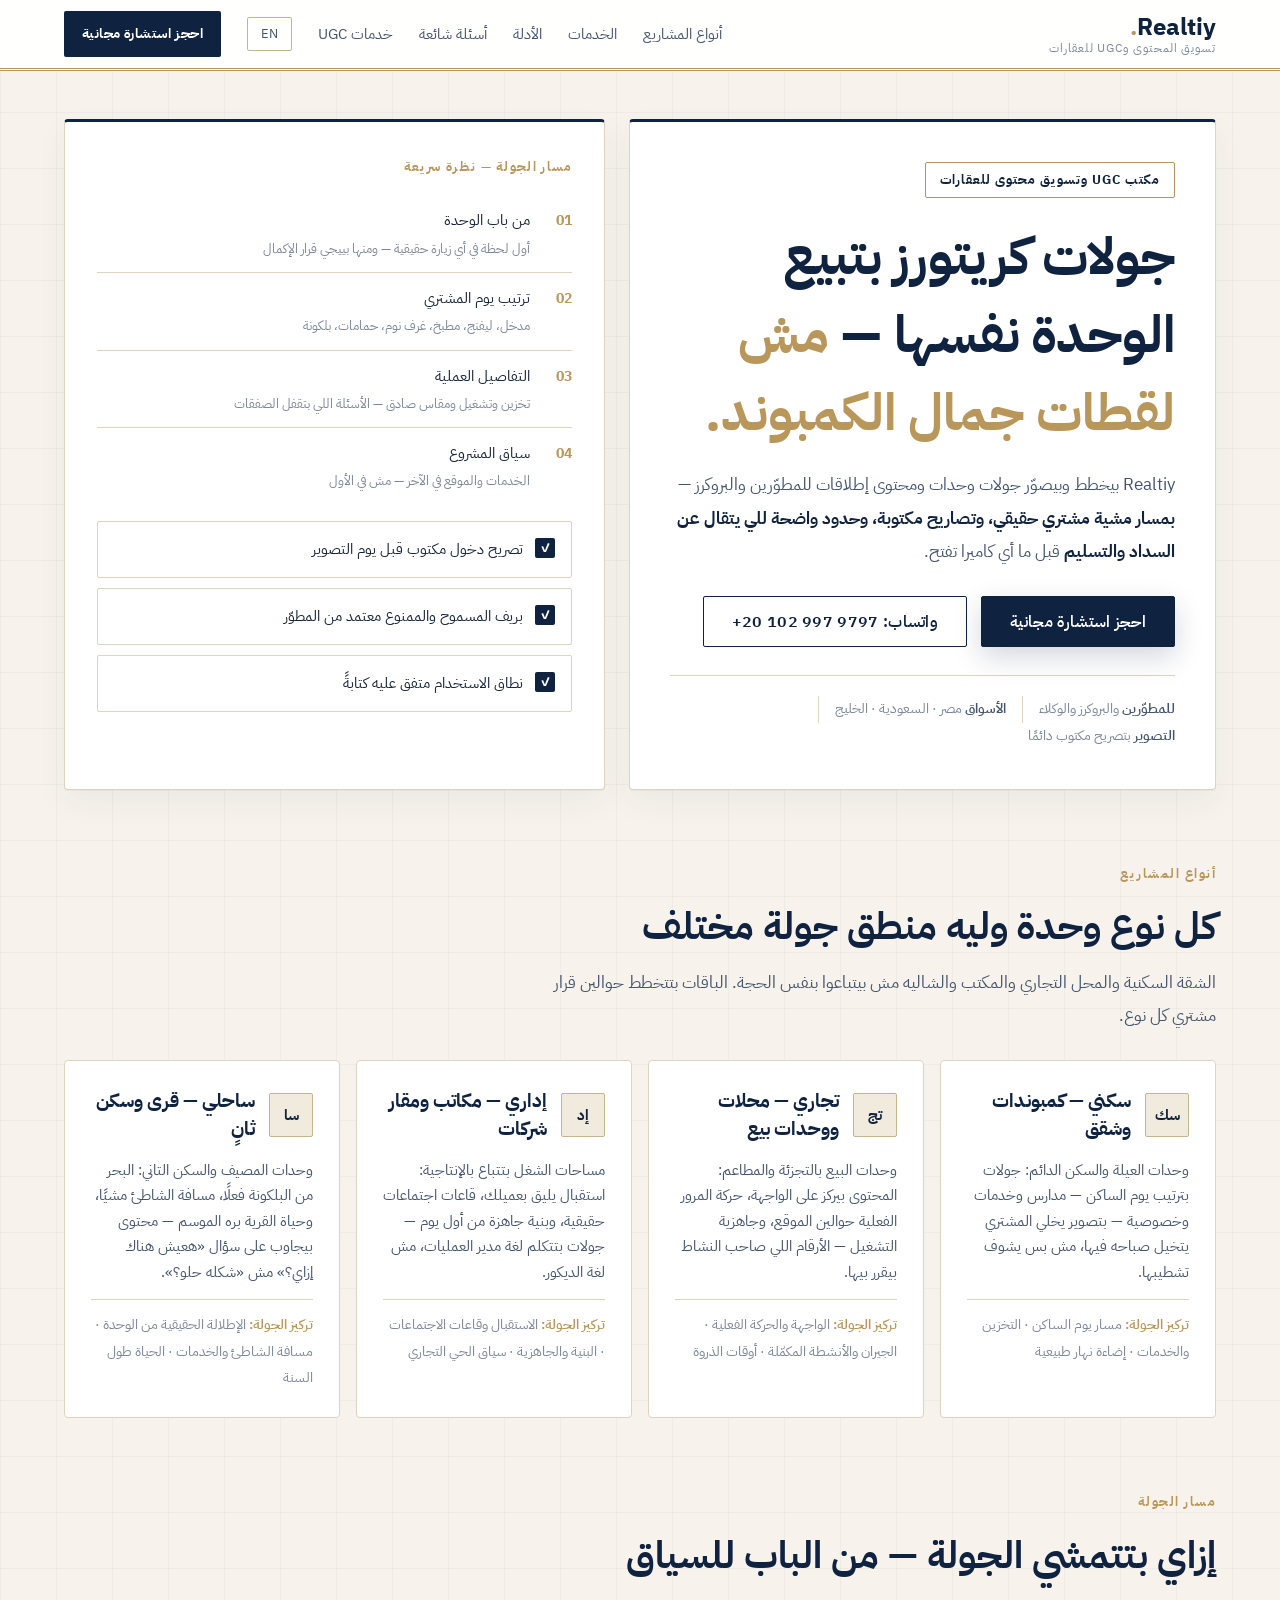
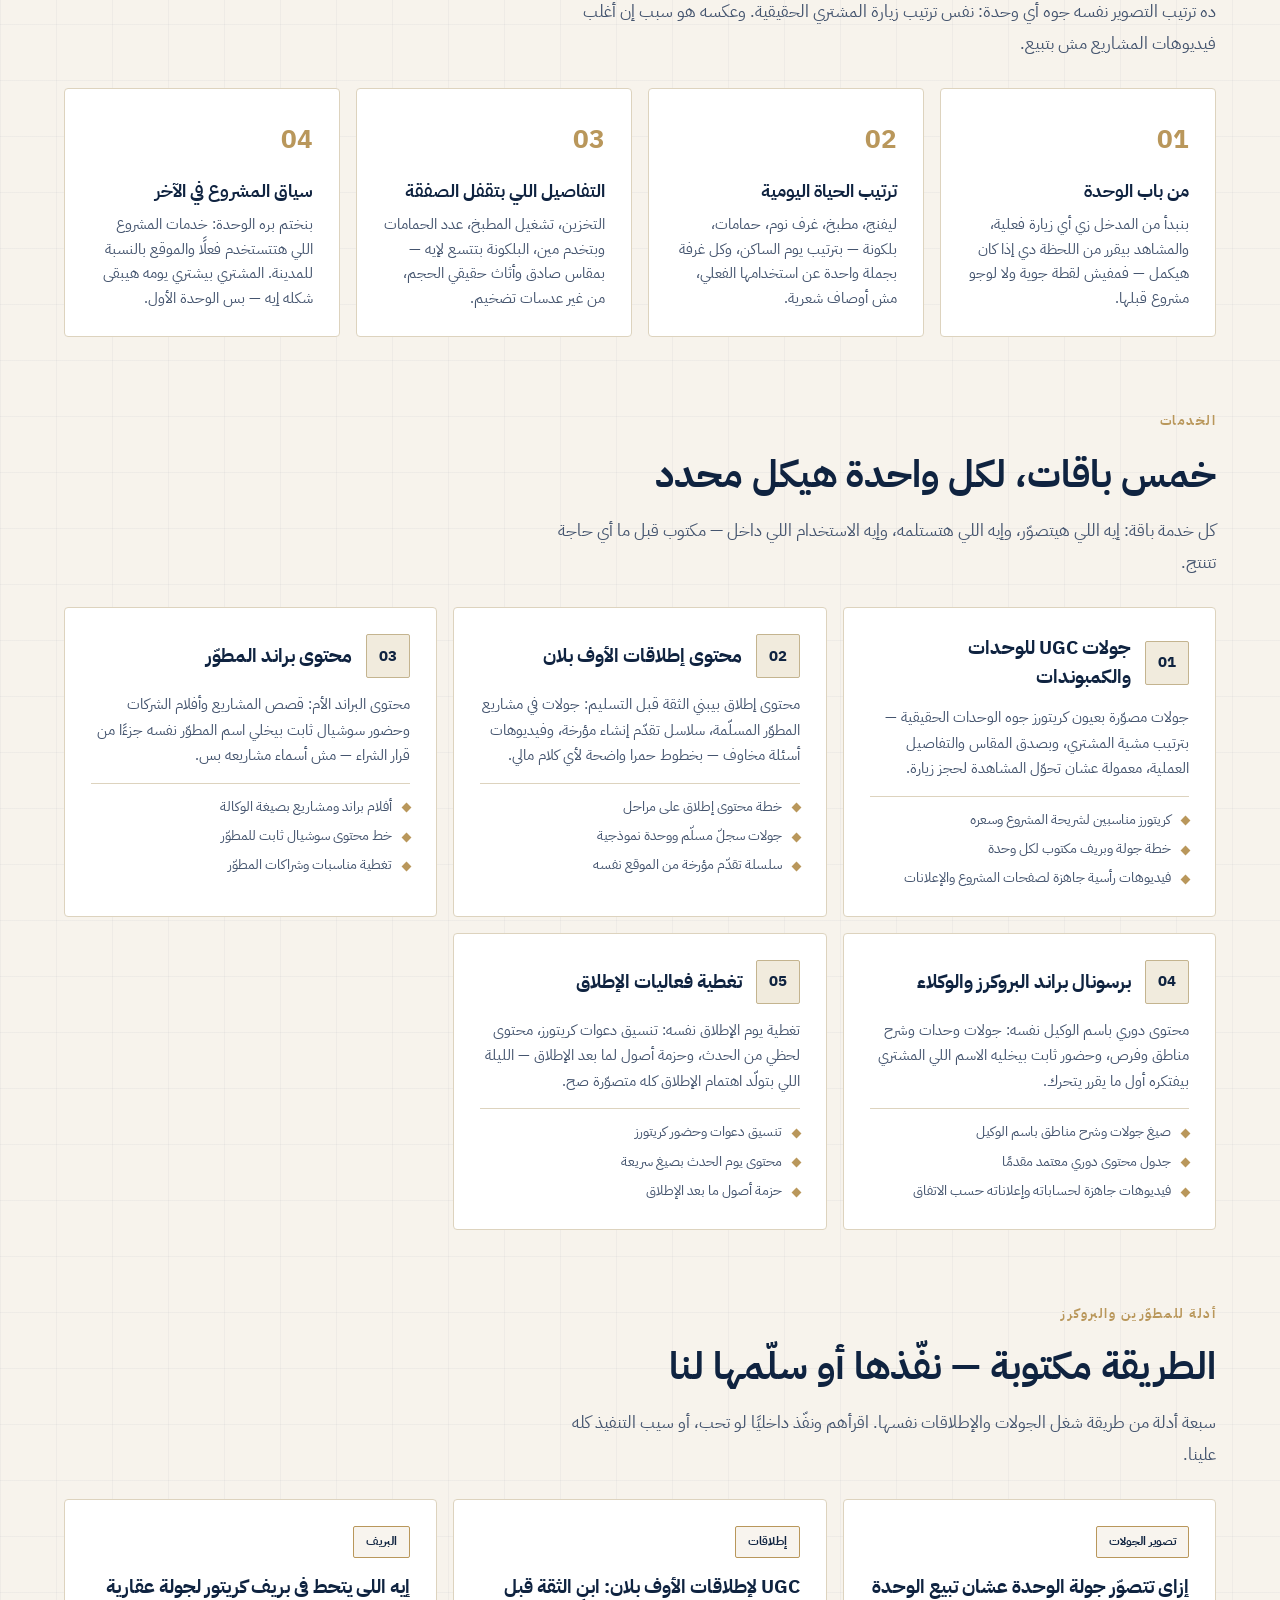
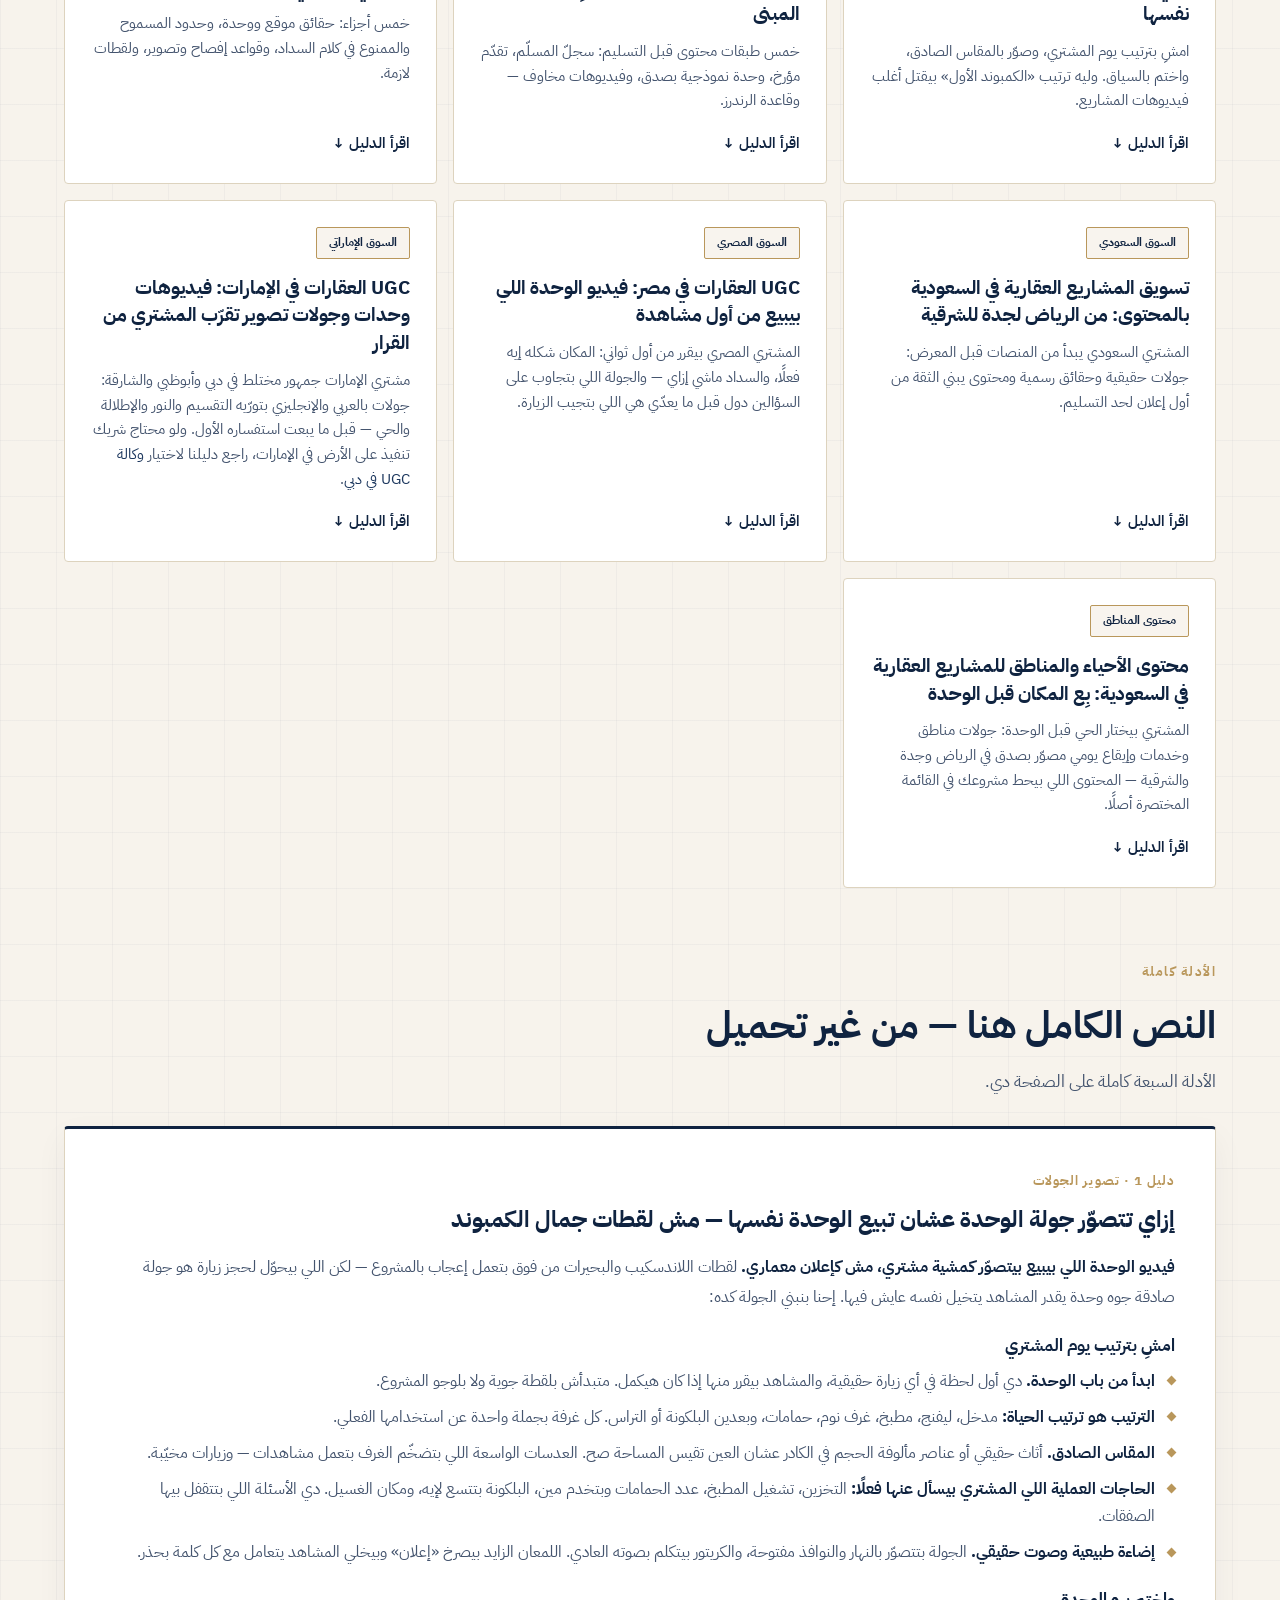
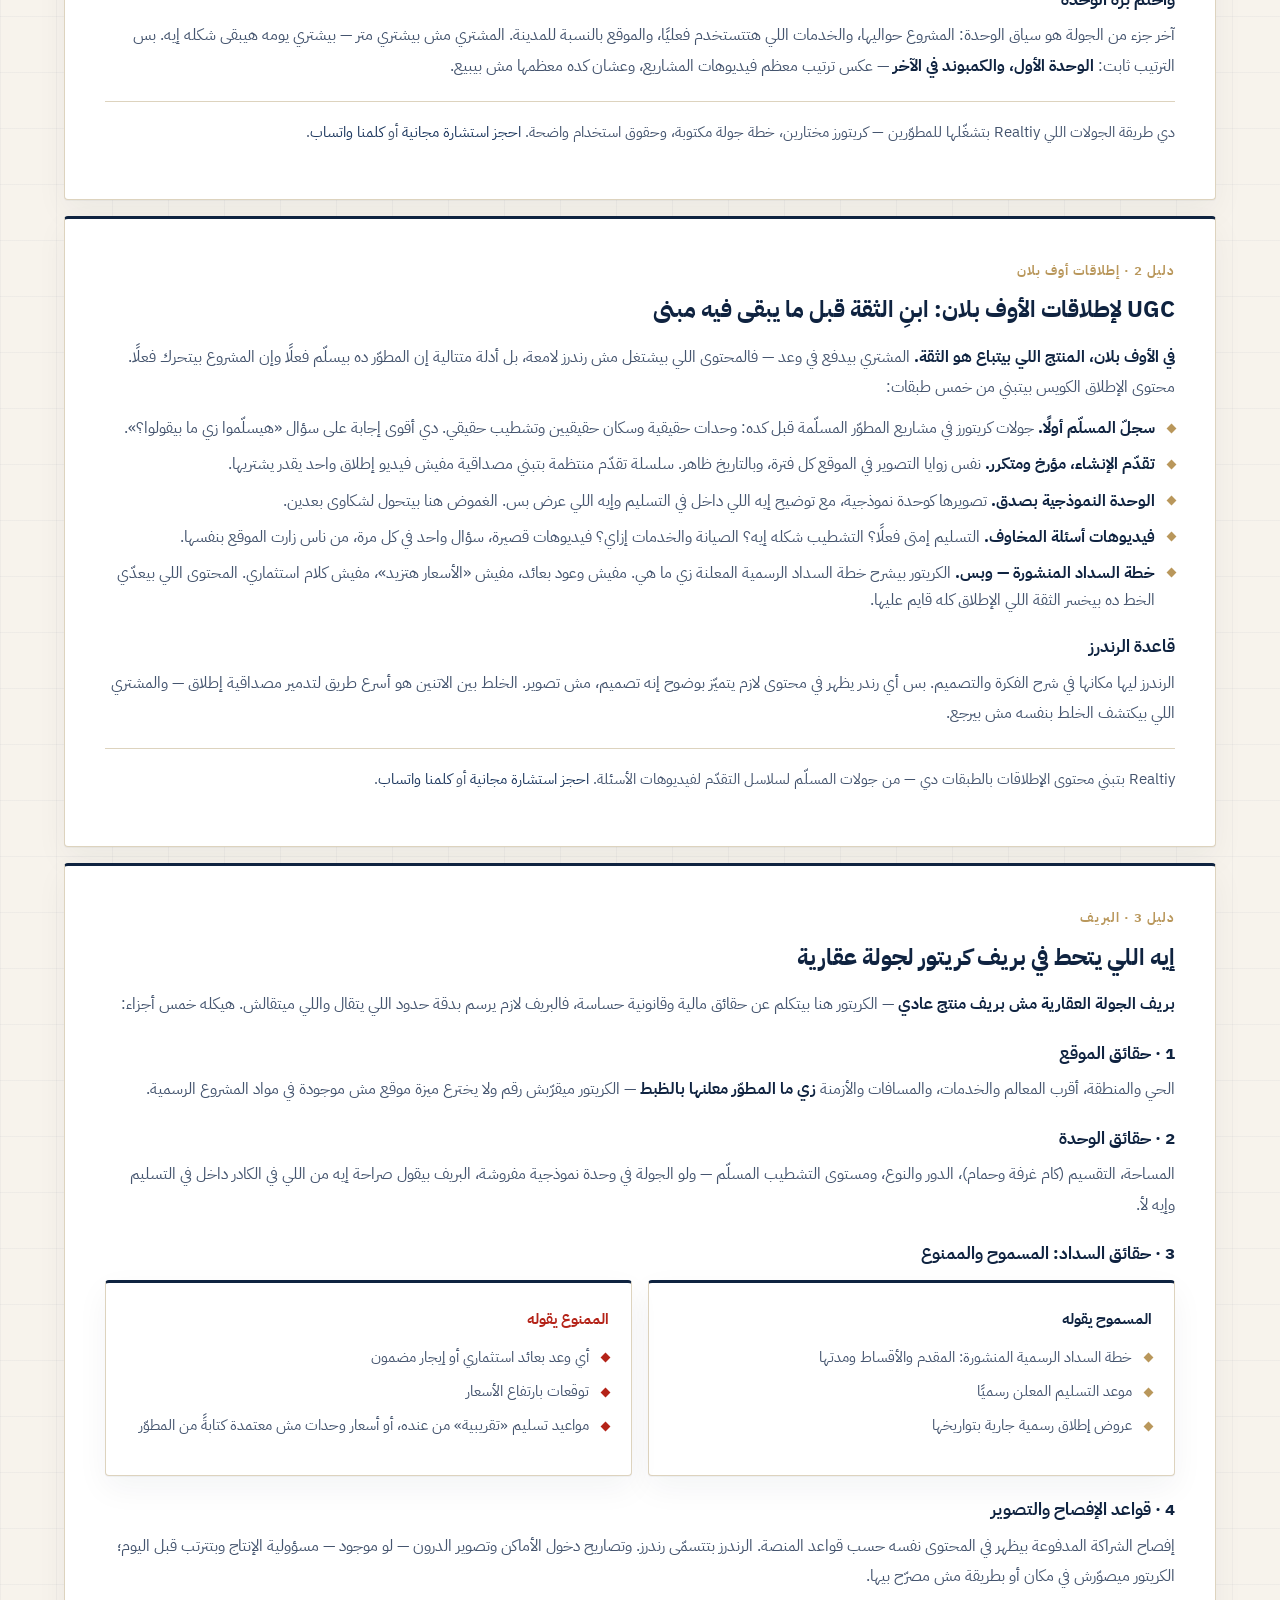
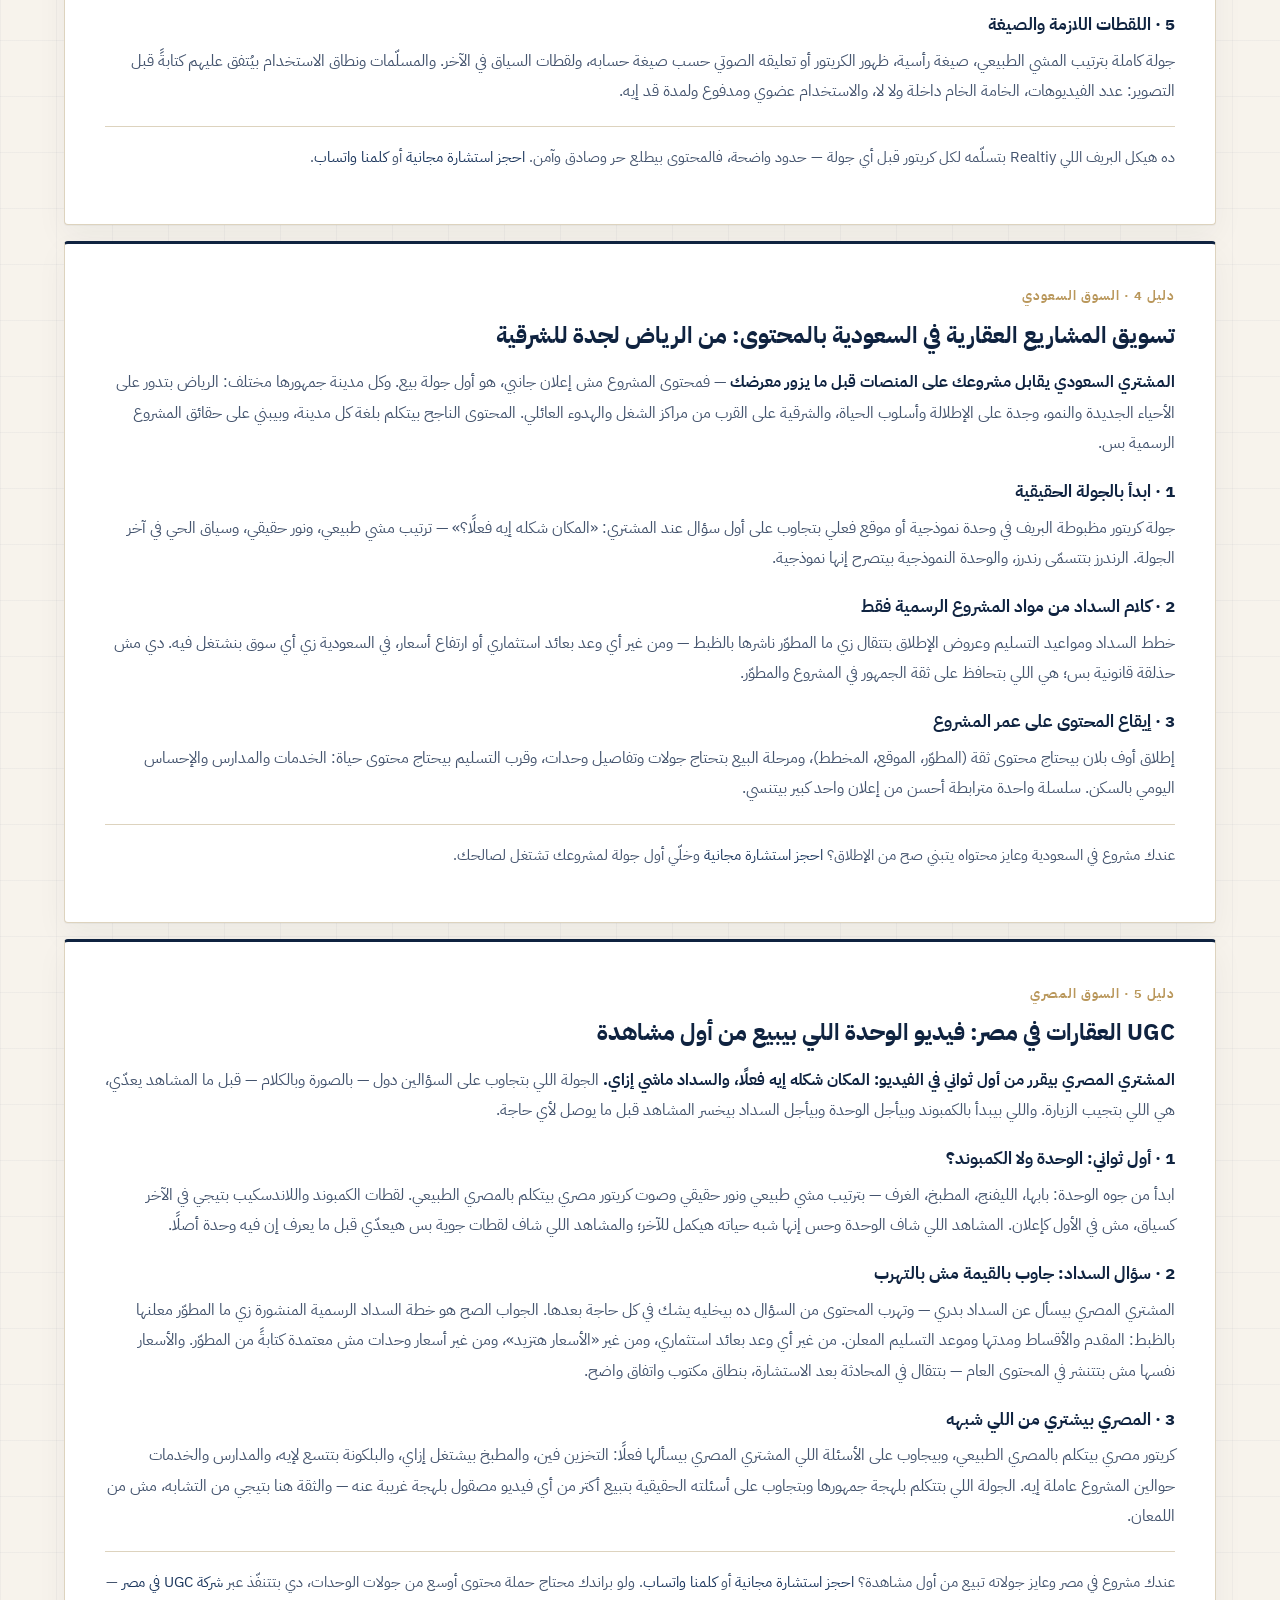
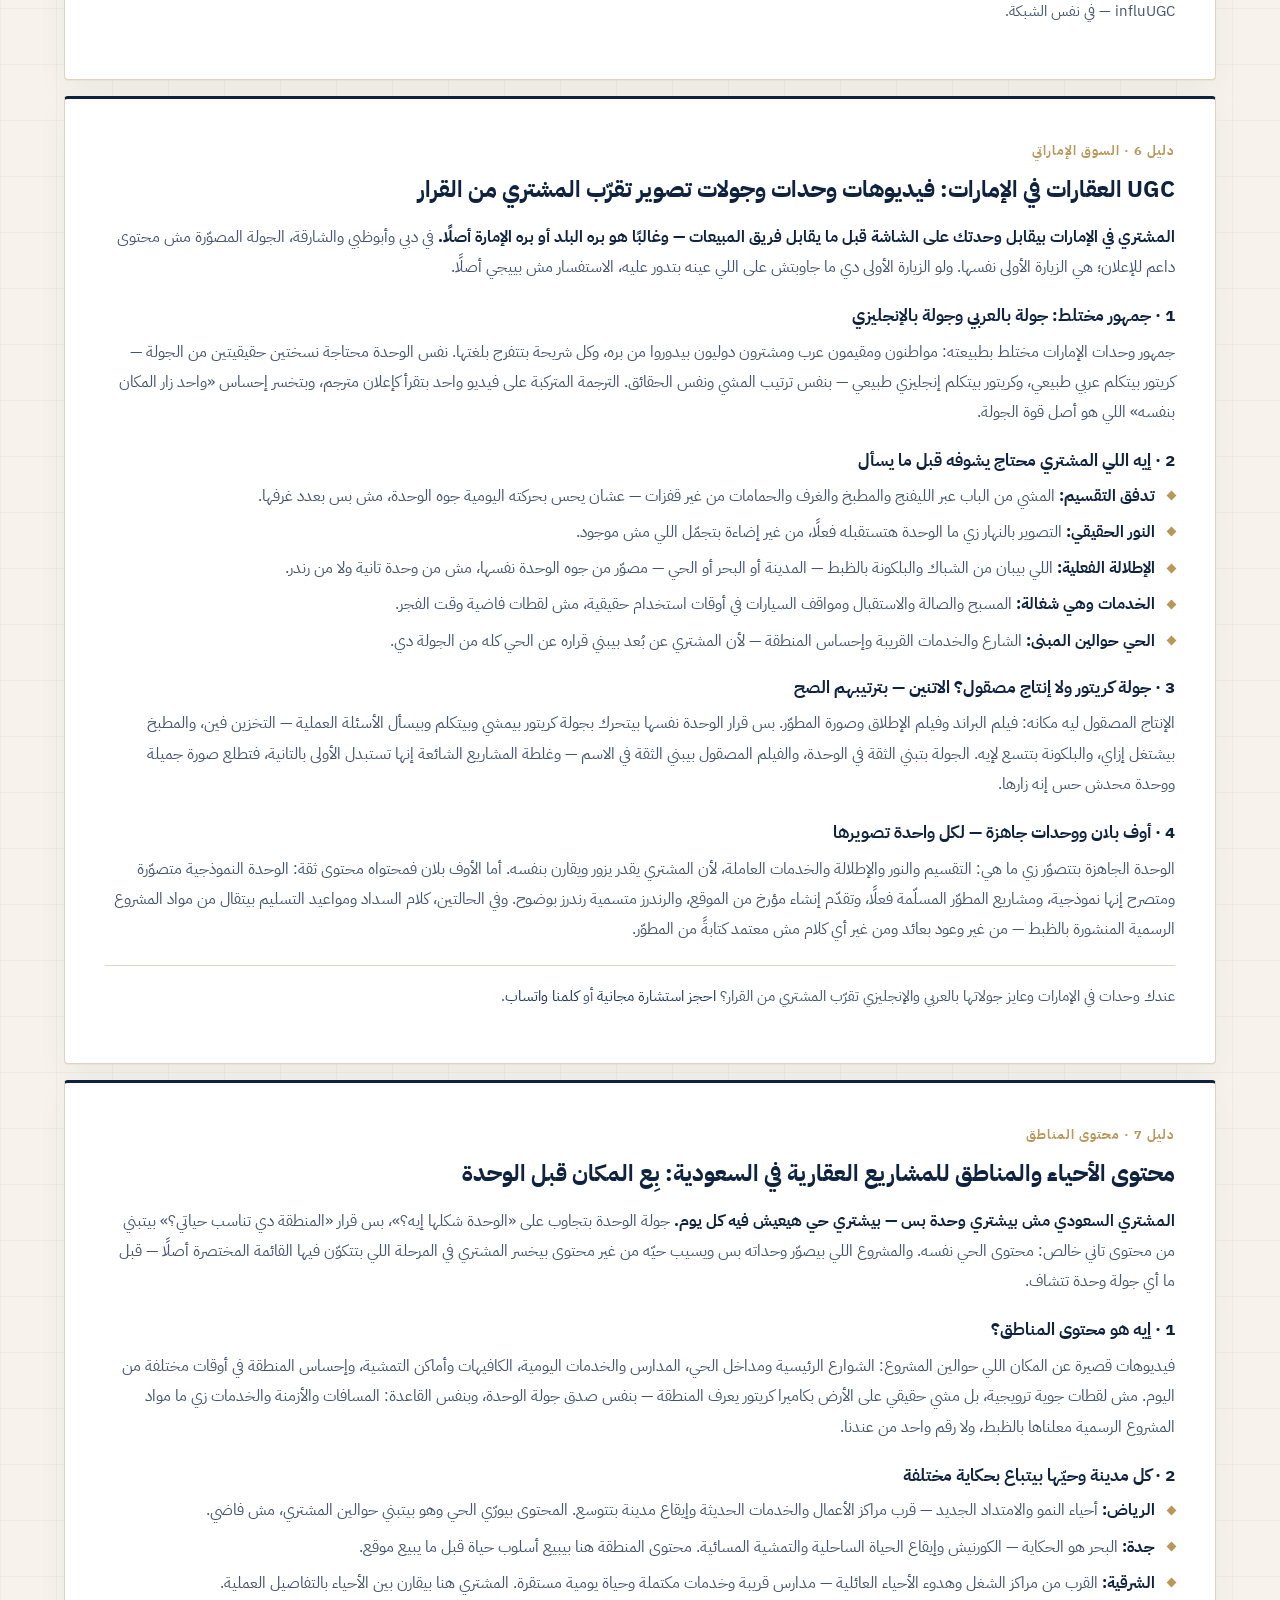
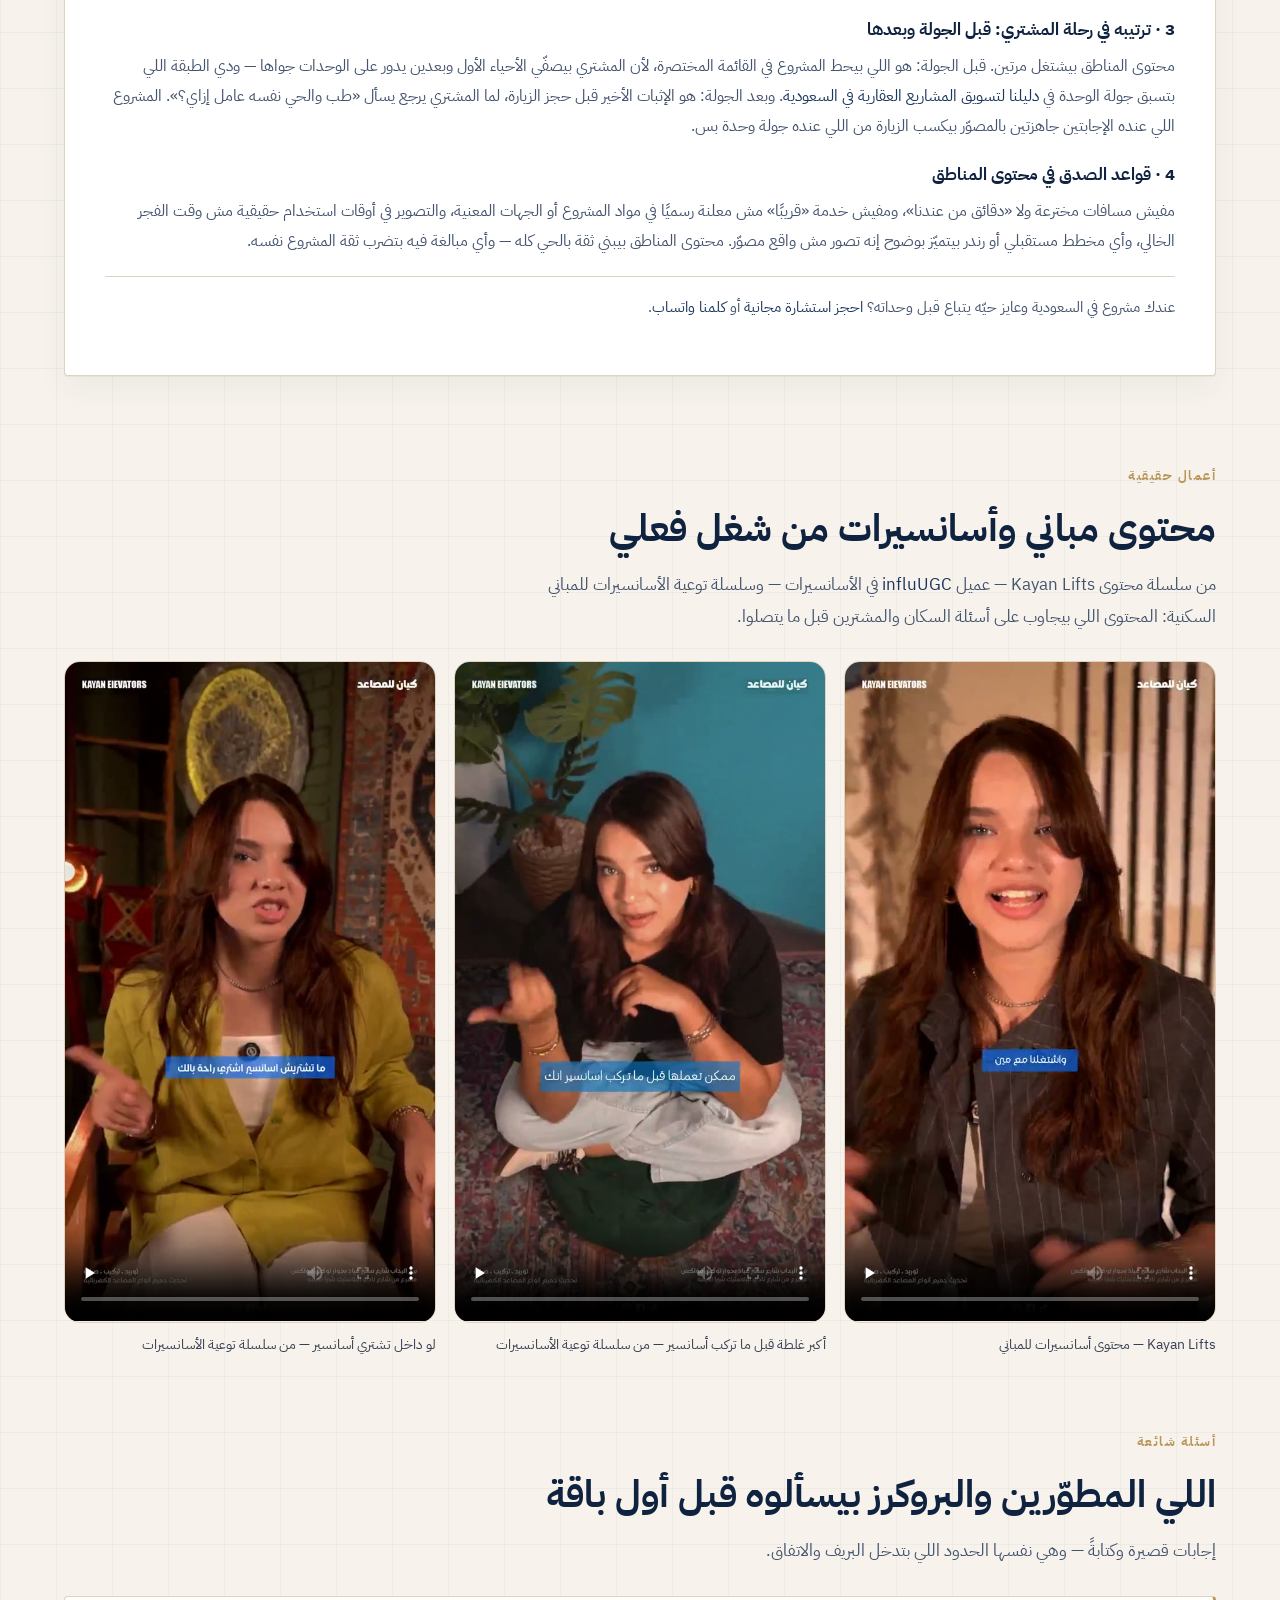
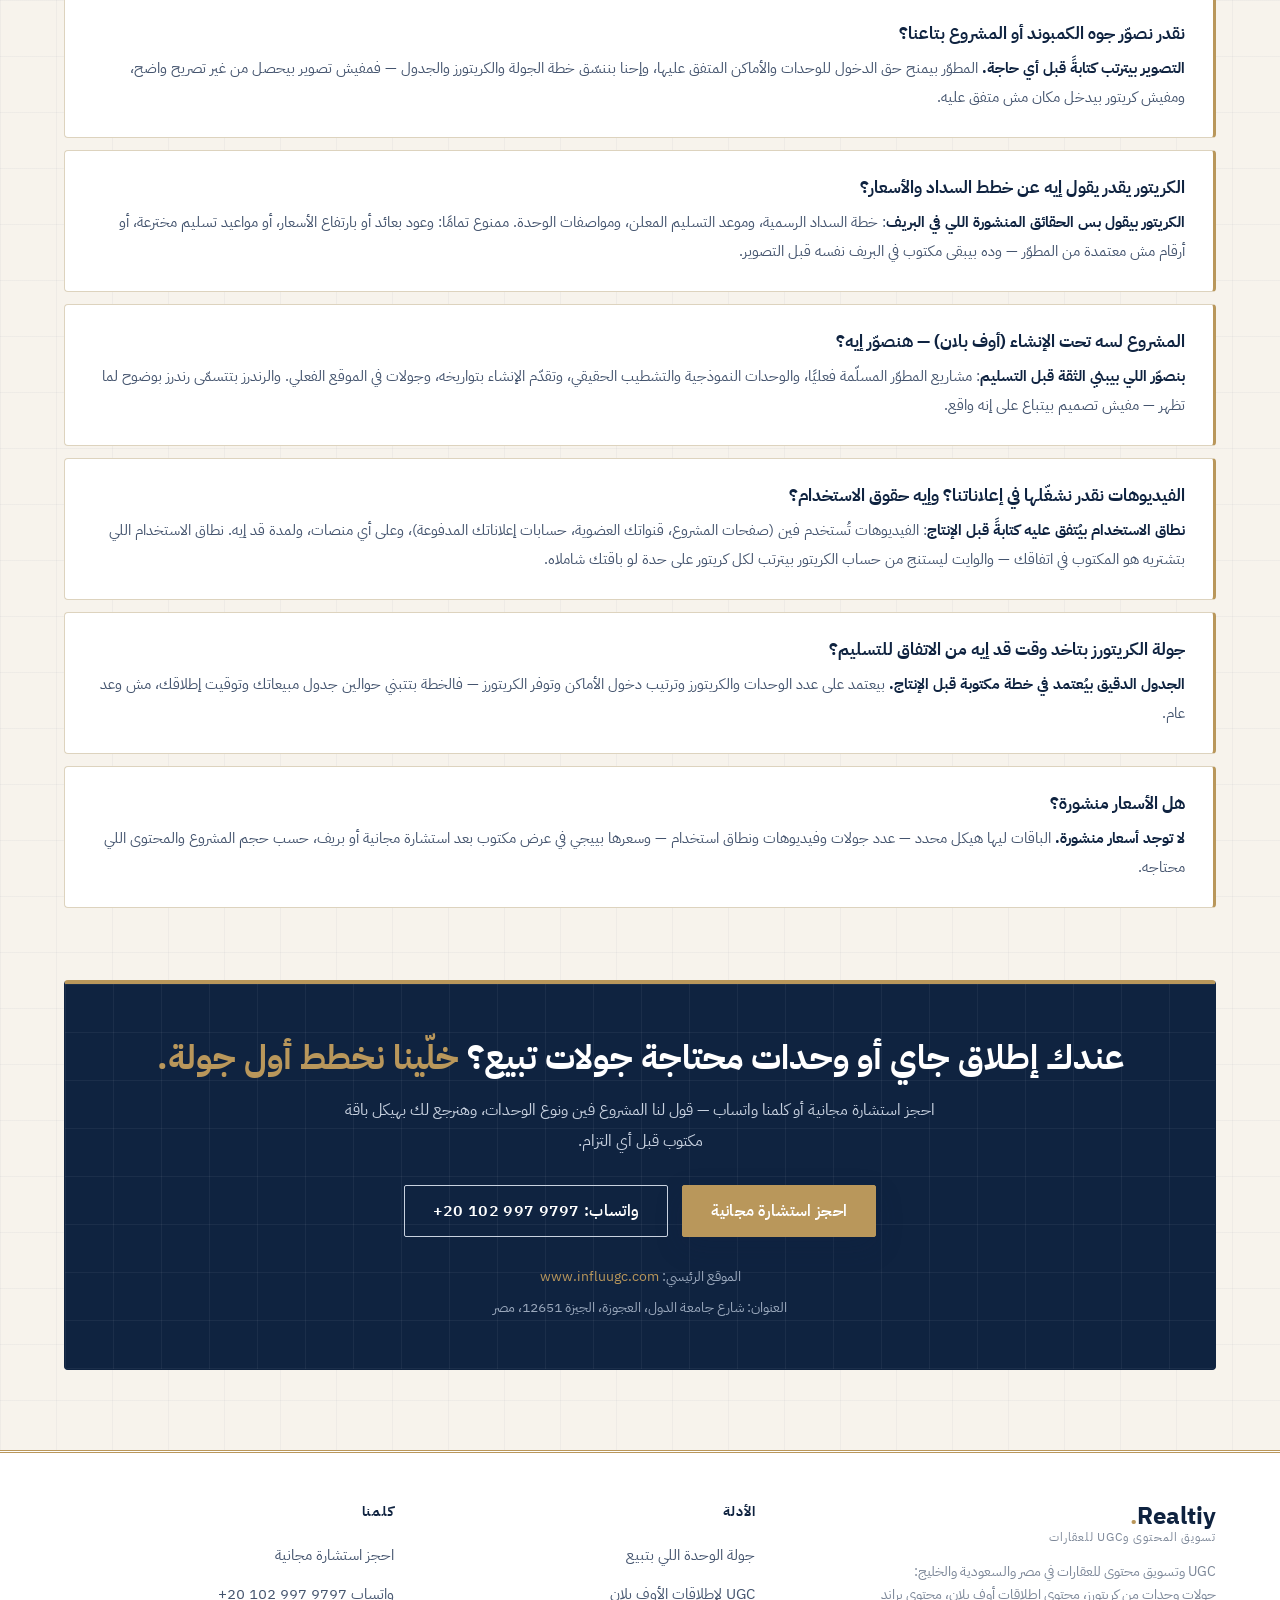
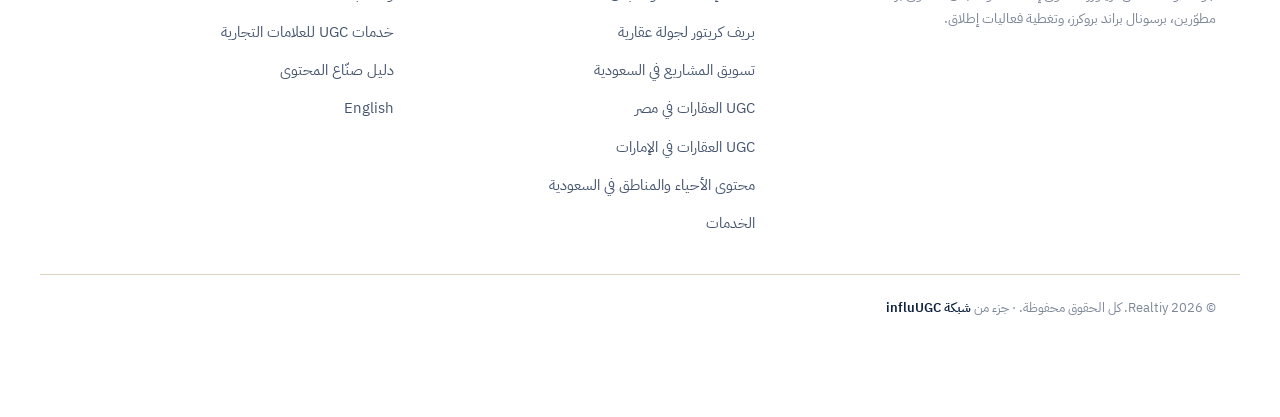
<file: index.html>
<!DOCTYPE html>
<!-- RESTRUCTURE-V2 -->
<!-- identity-v3-realtiy-2026-11-07 -->
<html lang="ar" dir="rtl">
<head>
<meta charset="UTF-8">
<meta name="viewport" content="width=device-width, initial-scale=1.0">
<title>Realtiy — تسويق المحتوى وUGC للعقارات</title>
<meta name="description" content="Realtiy هو مكتب العقارات في influUGC: جولات UGC للوحدات والكمبوندات من كريتورز بمسار مشية مشتري، محتوى إطلاقات مشاريع أوف بلان بيبني الثقة، محتوى براند للمطوّرين، برسونال براند للبروكرز، وتغطية فعاليات إطلاق في مصر والسعودية والخليج.">
<link rel="canonical" href="https://realtiy.com/">
<link rel="alternate" hreflang="ar" href="https://realtiy.com/">
<link rel="alternate" hreflang="en" href="https://realtiy.com/en.html">
<meta property="og:type" content="website">
<meta property="og:site_name" content="Realtiy">
<meta property="og:title" content="Realtiy — تسويق المحتوى وUGC للعقارات">
<meta property="og:description" content="جولات وحدات بترتيب يوم المشتري، محتوى إطلاقات أوف بلان بحدود مكتوبة لكلام السداد والتسليم، ومحتوى براند للمطوّرين والبروكرز — في مصر والسعودية والخليج.">
<meta property="og:url" content="https://realtiy.com/">
<meta property="og:image" content="https://realtiy.com/media/kayan-v1.jpg">
<meta name="twitter:card" content="summary">
<meta name="twitter:title" content="Realtiy — UGC للعقارات">
<meta name="twitter:description" content="جولات وحدات من كريتورز، محتوى إطلاقات مشاريع، محتوى براند مطوّرين وبرسونال براند بروكرز — مصر والسعودية والخليج.">
<meta name="twitter:image" content="https://realtiy.com/media/kayan-v1.jpg">
<link rel="icon" type="image/svg+xml" href="/favicon.svg">
<link rel="preconnect" href="https://fonts.googleapis.com">
<link rel="preconnect" href="https://fonts.gstatic.com" crossorigin>
<link href="https://fonts.googleapis.com/css2?family=IBM+Plex+Sans+Arabic:wght@400;500;600;700&family=Inter:wght@400;500;600;700&family=Sora:wght@600;700;800&display=swap" rel="stylesheet">
<link rel="stylesheet" href="/styles.css">
<script type="application/ld+json">
{
  "@context": "https://schema.org",
  "@type": "Organization",
  "name": "Realtiy",
  "url": "https://realtiy.com/",
  "logo": "https://realtiy.com/favicon.svg",
  "description": "Realtiy is the real-estate content desk of influUGC: UGC walkthroughs and creator tours for compounds and units, off-plan launch campaign content, developer brand content, broker and agent personal-brand content and launch-event coverage for real-estate projects in Egypt, Saudi Arabia and the Gulf.",
  "parentOrganization": {
    "@type": "Organization",
    "name": "influUGC",
    "url": "https://www.influugc.com/"
  },
  "address": {
    "@type": "PostalAddress",
    "streetAddress": "Arab League St, Agouza",
    "addressLocality": "Giza",
    "postalCode": "12651",
    "addressCountry": "EG"
  },
  "areaServed": ["Egypt", "Saudi Arabia", "United Arab Emirates", "Gulf"],
  "sameAs": [
    "https://www.instagram.com/influ__ugc",
    "https://www.facebook.com/61587167460710",
    "https://www.linkedin.com/company/influugc",
    "https://www.tiktok.com/@influ_ugc"
  ]
}
</script>
<script type="application/ld+json">
{
  "@context": "https://schema.org",
  "@type": "WebSite",
  "name": "Realtiy",
  "url": "https://realtiy.com/"
}
</script>
<script type="application/ld+json">
{
  "@context": "https://schema.org",
  "@type": "FAQPage",
  "mainEntity": [
    {
      "@type": "Question",
      "name": "نقدر نصوّر جوه الكمبوند أو المشروع بتاعنا؟",
      "acceptedAnswer": { "@type": "Answer", "text": "التصوير بيترتب كتابةً قبل أي حاجة. المطوّر بيمنح حق الدخول للوحدات والأماكن المتفق عليها، وإحنا بننسّق خطة الجولة والكريتورز والجدول — فمفيش تصوير بيحصل من غير تصريح واضح، ومفيش كريتور بيدخل مكان مش متفق عليه." }
    },
    {
      "@type": "Question",
      "name": "الكريتور يقدر يقول إيه عن خطط السداد والأسعار؟",
      "acceptedAnswer": { "@type": "Answer", "text": "الكريتور بيقول بس الحقائق المنشورة اللي في البريف: خطة السداد الرسمية، وموعد التسليم المعلن، ومواصفات الوحدة. ممنوع تمامًا: وعود بعائد أو بارتفاع الأسعار، أو مواعيد تسليم مخترعة، أو أرقام مش معتمدة من المطوّر — وده بيبقى مكتوب في البريف نفسه قبل التصوير." }
    },
    {
      "@type": "Question",
      "name": "المشروع لسه تحت الإنشاء (أوف بلان) — هنصوّر إيه؟",
      "acceptedAnswer": { "@type": "Answer", "text": "بنصوّر اللي بيبني الثقة قبل التسليم: مشاريع المطوّر المسلّمة فعليًا، والوحدات النموذجية والتشطيب الحقيقي، وتقدّم الإنشاء بتواريخه، وجولات في الموقع الفعلي. والرندرز بتتسمّى رندرز بوضوح لما تظهر — مفيش تصميم بيتباع على إنه واقع." }
    },
    {
      "@type": "Question",
      "name": "الفيديوهات نقدر نشغّلها في إعلاناتنا؟ وإيه حقوق الاستخدام؟",
      "acceptedAnswer": { "@type": "Answer", "text": "نطاق الاستخدام بيُتفق عليه كتابةً قبل الإنتاج: الفيديوهات تُستخدم فين (صفحات المشروع، قنواتك العضوية، حسابات إعلاناتك المدفوعة)، وعلى أي منصات، ولمدة قد إيه. نطاق الاستخدام اللي بتشتريه هو المكتوب في اتفاقك — والوايت ليستنج من حساب الكريتور بيترتب لكل كريتور على حدة لو باقتك شاملاه." }
    },
    {
      "@type": "Question",
      "name": "جولة الكريتورز بتاخد وقت قد إيه من الاتفاق للتسليم؟",
      "acceptedAnswer": { "@type": "Answer", "text": "الجدول الدقيق بيُعتمد في خطة مكتوبة قبل الإنتاج. بيعتمد على عدد الوحدات والكريتورز وترتيب دخول الأماكن وتوفر الكريتورز — فالخطة بتتبني حوالين جدول مبيعاتك وتوقيت إطلاقك، مش وعد عام." }
    },
    {
      "@type": "Question",
      "name": "هل الأسعار منشورة؟",
      "acceptedAnswer": { "@type": "Answer", "text": "لا توجد أسعار منشورة. الباقات ليها هيكل محدد — عدد جولات وفيديوهات ونطاق استخدام — وسعرها بييجي في عرض مكتوب بعد استشارة مجانية أو بريف، حسب حجم المشروع والمحتوى اللي محتاجه." }
    }
  ]
}
</script>
</head>
<body>
<header class="site-header">
  <div class="header-in">
    <a class="brand" href="/index.html" aria-label="Realtiy — الرئيسية">
      <span class="wordmark">Real<b>tiy</b><i>.</i></span>
      <small>تسويق المحتوى وUGC للعقارات</small>
    </a>
    <nav class="site-nav">
      <a href="#types">أنواع المشاريع</a>
      <a href="#services">الخدمات</a>
      <a href="#guides">الأدلة</a>
      <a href="#faq">أسئلة شائعة</a>
      <a href="https://www.influugc.com/ar/services/ugc">خدمات UGC</a>
      <a class="lang-switch" href="/en.html" hreflang="en">EN</a>
      <a class="nav-cta" href="https://www.influugc.com/book?utm_source=realtiy&amp;utm_medium=satellite&amp;utm_campaign=network">احجز استشارة مجانية</a>
    </nav>
  </div>
</header>
<main>

<section class="hero">
  <div class="wrap">
    <div class="hero-grid">
      <div class="frame frame-lg">
        <span class="chip">مكتب UGC وتسويق محتوى للعقارات</span>
        <h1>جولات كريتورز بتبيع الوحدة نفسها — <em>مش لقطات جمال الكمبوند.</em></h1>
        <p class="hero-lead">Realtiy بيخطط وبيصوّر جولات وحدات ومحتوى إطلاقات للمطوّرين والبروكرز — <b>بمسار مشية مشتري حقيقي، وتصاريح مكتوبة، وحدود واضحة للي يتقال عن السداد والتسليم</b> قبل ما أي كاميرا تفتح.</p>
        <div class="cta-actions">
          <a class="btn btn-primary" href="https://www.influugc.com/book?utm_source=realtiy&amp;utm_medium=satellite&amp;utm_campaign=network">احجز استشارة مجانية</a>
          <a class="btn btn-ghost" href="https://wa.me/201029979797?utm_source=realtiy&utm_medium=satellite&utm_campaign=network">واتساب: ‎+20 102 997 9797</a>
        </div>
        <div class="hero-meta">
          <span><b>للمطوّرين</b> والبروكرز والوكلاء</span>
          <span><b>الأسواق</b> مصر · السعودية · الخليج</span>
          <span><b>التصوير</b> بتصريح مكتوب دائمًا</span>
        </div>
      </div>
      <div class="frame visual">
        <p class="visual-title">مسار الجولة — نظرة سريعة</p>
        <ol class="mini-steps">
          <li><span class="mn">01</span><span>من باب الوحدة<small>أول لحظة في أي زيارة حقيقية — ومنها بييجي قرار الإكمال</small></span></li>
          <li><span class="mn">02</span><span>ترتيب يوم المشتري<small>مدخل، ليفنج، مطبخ، غرف نوم، حمامات، بلكونة</small></span></li>
          <li><span class="mn">03</span><span>التفاصيل العملية<small>تخزين وتشغيل ومقاس صادق — الأسئلة اللي بتقفل الصفقات</small></span></li>
          <li><span class="mn">04</span><span>سياق المشروع<small>الخدمات والموقع في الآخر — مش في الأول</small></span></li>
        </ol>
        <ul class="check-list">
          <li>تصريح دخول مكتوب قبل يوم التصوير</li>
          <li>بريف المسموح والممنوع معتمد من المطوّر</li>
          <li>نطاق الاستخدام متفق عليه كتابةً</li>
        </ul>
      </div>
    </div>
  </div>
</section>

<section class="section" id="types">
  <div class="wrap">
    <div class="sec-head">
      <p class="eyebrow">أنواع المشاريع</p>
      <h2>كل نوع وحدة وليه منطق جولة مختلف</h2>
      <p class="lead">الشقة السكنية والمحل التجاري والمكتب والشاليه مش بيتباعوا بنفس الحجة. الباقات بتتخطط حوالين قرار مشتري كل نوع.</p>
    </div>
    <div class="grid-4">
      <article class="card">
        <div class="card-top"><span class="glyph">سك</span><h3>سكني — كمبوندات وشقق</h3></div>
        <p class="desc">وحدات العيلة والسكن الدائم: جولات بترتيب يوم الساكن — مدارس وخدمات وخصوصية — بتصوير يخلي المشتري يتخيل صباحه فيها، مش بس يشوف تشطيبها.</p>
        <p class="tag-line"><b>تركيز الجولة:</b> مسار يوم الساكن · التخزين والخدمات · إضاءة نهار طبيعية</p>
      </article>
      <article class="card">
        <div class="card-top"><span class="glyph">تج</span><h3>تجاري — محلات ووحدات بيع</h3></div>
        <p class="desc">وحدات البيع بالتجزئة والمطاعم: المحتوى بيركز على الواجهة، حركة المرور الفعلية حوالين الموقع، وجاهزية التشغيل — الأرقام اللي صاحب النشاط بيقرر بيها.</p>
        <p class="tag-line"><b>تركيز الجولة:</b> الواجهة والحركة الفعلية · الجيران والأنشطة المكمّلة · أوقات الذروة</p>
      </article>
      <article class="card">
        <div class="card-top"><span class="glyph">إد</span><h3>إداري — مكاتب ومقار شركات</h3></div>
        <p class="desc">مساحات الشغل بتتباع بالإنتاجية: استقبال يليق بعميلك، قاعات اجتماعات حقيقية، وبنية جاهزة من أول يوم — جولات بتتكلم لغة مدير العمليات، مش لغة الديكور.</p>
        <p class="tag-line"><b>تركيز الجولة:</b> الاستقبال وقاعات الاجتماعات · البنية والجاهزية · سياق الحي التجاري</p>
      </article>
      <article class="card">
        <div class="card-top"><span class="glyph">سا</span><h3>ساحلي — قرى وسكن ثانٍ</h3></div>
        <p class="desc">وحدات المصيف والسكن التاني: البحر من البلكونة فعلًا، مسافة الشاطئ مشيًا، وحياة القرية بره الموسم — محتوى بيجاوب على سؤال «هعيش هناك إزاي؟» مش «شكله حلو؟».</p>
        <p class="tag-line"><b>تركيز الجولة:</b> الإطلالة الحقيقية من الوحدة · مسافة الشاطئ والخدمات · الحياة طول السنة</p>
      </article>
    </div>
  </div>
</section>

<section class="section" id="walkthrough">
  <div class="wrap">
    <div class="sec-head">
      <p class="eyebrow">مسار الجولة</p>
      <h2>إزاي بتتمشي الجولة — من الباب للسياق</h2>
      <p class="lead">ده ترتيب التصوير نفسه جوه أي وحدة: نفس ترتيب زيارة المشتري الحقيقية. وعكسه هو سبب إن أغلب فيديوهات المشاريع مش بتبيع.</p>
    </div>
    <div class="steps">
      <div class="step"><span class="num">01</span><h3>من باب الوحدة</h3><p>بنبدأ من المدخل زي أي زيارة فعلية، والمشاهد بيقرر من اللحظة دي إذا كان هيكمل — فمفيش لقطة جوية ولا لوجو مشروع قبلها.</p></div>
      <div class="step"><span class="num">02</span><h3>ترتيب الحياة اليومية</h3><p>ليفنج، مطبخ، غرف نوم، حمامات، بلكونة — بترتيب يوم الساكن، وكل غرفة بجملة واحدة عن استخدامها الفعلي، مش أوصاف شعرية.</p></div>
      <div class="step"><span class="num">03</span><h3>التفاصيل اللي بتقفل الصفقة</h3><p>التخزين، تشغيل المطبخ، عدد الحمامات وبتخدم مين، البلكونة بتتسع لإيه — بمقاس صادق وأثاث حقيقي الحجم، من غير عدسات تضخيم.</p></div>
      <div class="step"><span class="num">04</span><h3>سياق المشروع في الآخر</h3><p>بنختم بره الوحدة: خدمات المشروع اللي هتتستخدم فعلًا والموقع بالنسبة للمدينة. المشتري بيشتري يومه هيبقى شكله إيه — بس الوحدة الأول.</p></div>
    </div>
  </div>
</section>

<section class="section" id="services">
  <div class="wrap">
    <div class="sec-head">
      <p class="eyebrow">الخدمات</p>
      <h2>خمس باقات، لكل واحدة هيكل محدد</h2>
      <p class="lead">كل خدمة باقة: إيه اللي هيتصوّر، وإيه اللي هتستلمه، وإيه الاستخدام اللي داخل — مكتوب قبل ما أي حاجة تتنتج.</p>
    </div>
    <div class="grid-3">
      <article class="card">
        <div class="card-top"><span class="glyph">01</span><h3>جولات UGC للوحدات والكمبوندات</h3></div>
        <p class="desc">جولات مصوّرة بعيون كريتورز جوه الوحدات الحقيقية — بترتيب مشية المشتري، وبصدق المقاس والتفاصيل العملية، معمولة عشان تحوّل المشاهدة لحجز زيارة.</p>
        <ul class="deliv">
          <li>كريتورز مناسبين لشريحة المشروع وسعره</li>
          <li>خطة جولة وبريف مكتوب لكل وحدة</li>
          <li>فيديوهات رأسية جاهزة لصفحات المشروع والإعلانات</li>
        </ul>
      </article>
      <article class="card">
        <div class="card-top"><span class="glyph">02</span><h3>محتوى إطلاقات الأوف بلان</h3></div>
        <p class="desc">محتوى إطلاق بيبني الثقة قبل التسليم: جولات في مشاريع المطوّر المسلّمة، سلاسل تقدّم إنشاء مؤرخة، وفيديوهات أسئلة مخاوف — بخطوط حمرا واضحة لأي كلام مالي.</p>
        <ul class="deliv">
          <li>خطة محتوى إطلاق على مراحل</li>
          <li>جولات سجلّ مسلّم ووحدة نموذجية</li>
          <li>سلسلة تقدّم مؤرخة من الموقع نفسه</li>
        </ul>
      </article>
      <article class="card">
        <div class="card-top"><span class="glyph">03</span><h3>محتوى براند المطوّر</h3></div>
        <p class="desc">محتوى البراند الأم: قصص المشاريع وأفلام الشركات وحضور سوشيال ثابت بيخلي اسم المطوّر نفسه جزءًا من قرار الشراء — مش أسماء مشاريعه بس.</p>
        <ul class="deliv">
          <li>أفلام براند ومشاريع بصيغة الوكالة</li>
          <li>خط محتوى سوشيال ثابت للمطوّر</li>
          <li>تغطية مناسبات وشراكات المطوّر</li>
        </ul>
      </article>
      <article class="card">
        <div class="card-top"><span class="glyph">04</span><h3>برسونال براند البروكرز والوكلاء</h3></div>
        <p class="desc">محتوى دوري باسم الوكيل نفسه: جولات وحدات وشرح مناطق وفرص، وحضور ثابت بيخليه الاسم اللي المشتري بيفتكره أول ما يقرر يتحرك.</p>
        <ul class="deliv">
          <li>صيغ جولات وشرح مناطق باسم الوكيل</li>
          <li>جدول محتوى دوري معتمد مقدمًا</li>
          <li>فيديوهات جاهزة لحساباته وإعلاناته حسب الاتفاق</li>
        </ul>
      </article>
      <article class="card">
        <div class="card-top"><span class="glyph">05</span><h3>تغطية فعاليات الإطلاق</h3></div>
        <p class="desc">تغطية يوم الإطلاق نفسه: تنسيق دعوات كريتورز، محتوى لحظي من الحدث، وحزمة أصول لما بعد الإطلاق — الليلة اللي بتولّد اهتمام الإطلاق كله متصوّرة صح.</p>
        <ul class="deliv">
          <li>تنسيق دعوات وحضور كريتورز</li>
          <li>محتوى يوم الحدث بصيغ سريعة</li>
          <li>حزمة أصول ما بعد الإطلاق</li>
        </ul>
      </article>
    </div>
  </div>
</section>

<section class="section" id="guides">
  <div class="wrap">
    <div class="sec-head">
      <p class="eyebrow">أدلة للمطوّرين والبروكرز</p>
      <h2>الطريقة مكتوبة — نفّذها أو سلّمها لنا</h2>
      <p class="lead">سبعة أدلة من طريقة شغل الجولات والإطلاقات نفسها. اقرأهم ونفّذ داخليًا لو تحب، أو سيب التنفيذ كله علينا.</p>
    </div>
    <div class="grid-3">
      <article class="card gcard">
        <span class="cat">تصوير الجولات</span>
        <h3>إزاي تتصوّر جولة الوحدة عشان تبيع الوحدة نفسها</h3>
        <p>امشِ بترتيب يوم المشتري، وصوّر بالمقاس الصادق، واختم بالسياق. وليه ترتيب «الكمبوند الأول» بيقتل أغلب فيديوهات المشاريع.</p>
        <a class="read" href="#guide-walkthrough">اقرأ الدليل ↓</a>
      </article>
      <article class="card gcard">
        <span class="cat">إطلاقات</span>
        <h3>UGC لإطلاقات الأوف بلان: ابنِ الثقة قبل المبنى</h3>
        <p>خمس طبقات محتوى قبل التسليم: سجلّ المسلّم، تقدّم مؤرخ، وحدة نموذجية بصدق، وفيديوهات مخاوف — وقاعدة الرندرز.</p>
        <a class="read" href="#guide-offplan">اقرأ الدليل ↓</a>
      </article>
      <article class="card gcard">
        <span class="cat">البريف</span>
        <h3>إيه اللي يتحط في بريف كريتور لجولة عقارية</h3>
        <p>خمس أجزاء: حقائق موقع ووحدة، وحدود المسموح والممنوع في كلام السداد، وقواعد إفصاح وتصوير، ولقطات لازمة.</p>
        <a class="read" href="#guide-brief">اقرأ الدليل ↓</a>
      </article>
      <article class="card gcard">
        <span class="cat">السوق السعودي</span>
        <h3>تسويق المشاريع العقارية في السعودية بالمحتوى: من الرياض لجدة للشرقية</h3>
        <p>المشتري السعودي يبدأ من المنصات قبل المعرض: جولات حقيقية وحقائق رسمية ومحتوى يبني الثقة من أول إعلان لحد التسليم.</p>
        <a class="read" href="#guide-saudi">اقرأ الدليل ↓</a>
      </article>
      <article class="card gcard">
        <span class="cat">السوق المصري</span>
        <h3>UGC العقارات في مصر: فيديو الوحدة اللي بيبيع من أول مشاهدة</h3>
        <p>المشتري المصري بيقرر من أول ثواني: المكان شكله إيه فعلًا، والسداد ماشي إزاي — والجولة اللي بتجاوب على السؤالين دول قبل ما يعدّي هي اللي بتجيب الزيارة.</p>
        <a class="read" href="#guide-egypt">اقرأ الدليل ↓</a>
      </article>
      <article class="card gcard">
        <span class="cat">السوق الإماراتي</span>
        <h3>UGC العقارات في الإمارات: فيديوهات وحدات وجولات تصوير تقرّب المشتري من القرار</h3>
        <p>مشتري الإمارات جمهور مختلط في دبي وأبوظبي والشارقة: جولات بالعربي والإنجليزي بتورّيه التقسيم والنور والإطلالة والحي — قبل ما يبعت استفساره الأول. ولو محتاج شريك تنفيذ على الأرض في الإمارات، راجع دليلنا لاختيار <a href="https://www.influugc.com/ar/blog/ugc-agency-dubai-uae">وكالة UGC في دبي</a>.</p>
        <a class="read" href="#guide-uae">اقرأ الدليل ↓</a>
      </article>
      <article class="card gcard">
        <span class="cat">محتوى المناطق</span>
        <h3>محتوى الأحياء والمناطق للمشاريع العقارية في السعودية: بِع المكان قبل الوحدة</h3>
        <p>المشتري بيختار الحي قبل الوحدة: جولات مناطق وخدمات وإيقاع يومي مصوّر بصدق في الرياض وجدة والشرقية — المحتوى اللي بيحط مشروعك في القائمة المختصرة أصلًا.</p>
        <a class="read" href="#guide-saudi-areas">اقرأ الدليل ↓</a>
      </article>
    </div>
  </div>
</section>

<section class="section" id="guide-walkthrough">
  <div class="wrap">
    <div class="sec-head">
      <p class="eyebrow">الأدلة كاملة</p>
      <h2>النص الكامل هنا — من غير تحميل</h2>
      <p class="lead">الأدلة السبعة كاملة على الصفحة دي.</p>
    </div>

    <article class="frame frame-lg guide">
      <p class="g-tag">دليل 1 · تصوير الجولات</p>
      <h3>إزاي تتصوّر جولة الوحدة عشان تبيع الوحدة نفسها — مش لقطات جمال الكمبوند</h3>
      <p><b>فيديو الوحدة اللي بيبيع بيتصوّر كمشية مشتري، مش كإعلان معماري.</b> لقطات اللاندسكيب والبحيرات من فوق بتعمل إعجاب بالمشروع — لكن اللي بيحوّل لحجز زيارة هو جولة صادقة جوه وحدة يقدر المشاهد يتخيل نفسه عايش فيها. إحنا بنبني الجولة كده:</p>
      <h4>امشِ بترتيب يوم المشتري</h4>
      <ul>
        <li><b>ابدأ من باب الوحدة.</b> دي أول لحظة في أي زيارة حقيقية، والمشاهد بيقرر منها إذا كان هيكمل. متبدأش بلقطة جوية ولا بلوجو المشروع.</li>
        <li><b>الترتيب هو ترتيب الحياة:</b> مدخل، ليفنج، مطبخ، غرف نوم، حمامات، وبعدين البلكونة أو التراس. كل غرفة بجملة واحدة عن استخدامها الفعلي.</li>
        <li><b>المقاس الصادق.</b> أثاث حقيقي أو عناصر مألوفة الحجم في الكادر عشان العين تقيس المساحة صح. العدسات الواسعة اللي بتضخّم الغرف بتعمل مشاهدات — وزيارات مخيّبة.</li>
        <li><b>الحاجات العملية اللي المشتري بيسأل عنها فعلًا:</b> التخزين، تشغيل المطبخ، عدد الحمامات وبتخدم مين، البلكونة بتتسع لإيه، ومكان الغسيل. دي الأسئلة اللي بتتقفل بيها الصفقات.</li>
        <li><b>إضاءة طبيعية وصوت حقيقي.</b> الجولة بتتصوّر بالنهار والنوافذ مفتوحة، والكريتور بيتكلم بصوته العادي. اللمعان الزايد بيصرخ «إعلان» وبيخلي المشاهد يتعامل مع كل كلمة بحذر.</li>
      </ul>
      <h4>واختم بره الوحدة</h4>
      <p>آخر جزء من الجولة هو سياق الوحدة: المشروع حواليها، والخدمات اللي هتتستخدم فعليًا، والموقع بالنسبة للمدينة. المشتري مش بيشتري متر — بيشتري يومه هيبقى شكله إيه. بس الترتيب ثابت: <b>الوحدة الأول، والكمبوند في الآخر</b> — عكس ترتيب معظم فيديوهات المشاريع، وعشان كده معظمها مش بيبيع.</p>
      <p class="woven">دي طريقة الجولات اللي Realtiy بتشغّلها للمطوّرين — كريتورز مختارين، خطة جولة مكتوبة، وحقوق استخدام واضحة. <a href="https://www.influugc.com/book?utm_source=realtiy&amp;utm_medium=satellite&amp;utm_campaign=network">احجز استشارة مجانية</a> أو <a href="https://wa.me/201029979797?utm_source=realtiy&utm_medium=satellite&utm_campaign=network">كلمنا واتساب</a>.</p>
    </article>

    <article class="frame frame-lg guide" id="guide-offplan">
      <p class="g-tag">دليل 2 · إطلاقات أوف بلان</p>
      <h3>UGC لإطلاقات الأوف بلان: ابنِ الثقة قبل ما يبقى فيه مبنى</h3>
      <p><b>في الأوف بلان، المنتج اللي بيتباع هو الثقة.</b> المشتري بيدفع في وعد — فالمحتوى اللي بيشتغل مش رندرز لامعة، بل أدلة متتالية إن المطوّر ده بيسلّم فعلًا وإن المشروع بيتحرك فعلًا. محتوى الإطلاق الكويس بيتبني من خمس طبقات:</p>
      <ul>
        <li><b>سجلّ المسلّم أولًا.</b> جولات كريتورز في مشاريع المطوّر المسلّمة قبل كده: وحدات حقيقية وسكان حقيقيين وتشطيب حقيقي. دي أقوى إجابة على سؤال «هيسلّموا زي ما بيقولوا؟».</li>
        <li><b>تقدّم الإنشاء، مؤرخ ومتكرر.</b> نفس زوايا التصوير في الموقع كل فترة، وبالتاريخ ظاهر. سلسلة تقدّم منتظمة بتبني مصداقية مفيش فيديو إطلاق واحد يقدر يشتريها.</li>
        <li><b>الوحدة النموذجية بصدق.</b> تصويرها كوحدة نموذجية، مع توضيح إيه اللي داخل في التسليم وإيه اللي عرض بس. الغموض هنا بيتحول لشكاوى بعدين.</li>
        <li><b>فيديوهات أسئلة المخاوف.</b> التسليم إمتى فعلًا؟ التشطيب شكله إيه؟ الصيانة والخدمات إزاي؟ فيديوهات قصيرة، سؤال واحد في كل مرة، من ناس زارت الموقع بنفسها.</li>
        <li><b>خطة السداد المنشورة — وبس.</b> الكريتور بيشرح خطة السداد الرسمية المعلنة زي ما هي. مفيش وعود بعائد، مفيش «الأسعار هتزيد»، مفيش كلام استثماري. المحتوى اللي بيعدّي الخط ده بيخسر الثقة اللي الإطلاق كله قايم عليها.</li>
      </ul>
      <h4>قاعدة الرندرز</h4>
      <p>الرندرز ليها مكانها في شرح الفكرة والتصميم. بس أي رندر يظهر في محتوى لازم يتميّز بوضوح إنه تصميم، مش تصوير. الخلط بين الاتنين هو أسرع طريق لتدمير مصداقية إطلاق — والمشتري اللي بيكتشف الخلط بنفسه مش بيرجع.</p>
      <p class="woven">Realtiy بتبني محتوى الإطلاقات بالطبقات دي — من جولات المسلّم لسلاسل التقدّم لفيديوهات الأسئلة. <a href="https://www.influugc.com/book?utm_source=realtiy&amp;utm_medium=satellite&amp;utm_campaign=network">احجز استشارة مجانية</a> أو <a href="https://wa.me/201029979797?utm_source=realtiy&utm_medium=satellite&utm_campaign=network">كلمنا واتساب</a>.</p>
    </article>

    <article class="frame frame-lg guide" id="guide-brief">
      <p class="g-tag">دليل 3 · البريف</p>
      <h3>إيه اللي يتحط في بريف كريتور لجولة عقارية</h3>
      <p><b>بريف الجولة العقارية مش بريف منتج عادي</b> — الكريتور هنا بيتكلم عن حقائق مالية وقانونية حساسة، فالبريف لازم يرسم بدقة حدود اللي يتقال واللي ميتقالش. هيكله خمس أجزاء:</p>
      <h4>1 · حقائق الموقع</h4>
      <p>الحي والمنطقة، أقرب المعالم والخدمات، والمسافات والأزمنة <b>زي ما المطوّر معلنها بالظبط</b> — الكريتور ميقرّبش رقم ولا يخترع ميزة موقع مش موجودة في مواد المشروع الرسمية.</p>
      <h4>2 · حقائق الوحدة</h4>
      <p>المساحة، التقسيم (كام غرفة وحمام)، الدور والنوع، ومستوى التشطيب المسلّم — ولو الجولة في وحدة نموذجية مفروشة، البريف بيقول صراحة إيه من اللي في الكادر داخل في التسليم وإيه لأ.</p>
      <h4>3 · حقائق السداد: المسموح والممنوع</h4>
      <div class="split">
        <div class="frame ok">
          <h5>المسموح يقوله</h5>
          <ul>
            <li>خطة السداد الرسمية المنشورة: المقدم والأقساط ومدتها</li>
            <li>موعد التسليم المعلن رسميًا</li>
            <li>عروض إطلاق رسمية جارية بتواريخها</li>
          </ul>
        </div>
        <div class="frame no">
          <h5>الممنوع يقوله</h5>
          <ul>
            <li>أي وعد بعائد استثماري أو إيجار مضمون</li>
            <li>توقعات بارتفاع الأسعار</li>
            <li>مواعيد تسليم «تقريبية» من عنده، أو أسعار وحدات مش معتمدة كتابةً من المطوّر</li>
          </ul>
        </div>
      </div>
      <h4>4 · قواعد الإفصاح والتصوير</h4>
      <p>إفصاح الشراكة المدفوعة بيظهر في المحتوى نفسه حسب قواعد المنصة. الرندرز بتتسمّى رندرز. وتصاريح دخول الأماكن وتصوير الدرون — لو موجود — مسؤولية الإنتاج وبتترتب قبل اليوم؛ الكريتور ميصوّرش في مكان أو بطريقة مش مصرّح بيها.</p>
      <h4>5 · اللقطات اللازمة والصيغة</h4>
      <p>جولة كاملة بترتيب المشي الطبيعي، صيغة رأسية، ظهور الكريتور أو تعليقه الصوتي حسب صيغة حسابه، ولقطات السياق في الآخر. والمسلّمات ونطاق الاستخدام بيُتفق عليهم كتابةً قبل التصوير: عدد الفيديوهات، الخامة الخام داخلة ولا لا، والاستخدام عضوي ومدفوع ولمدة قد إيه.</p>
      <p class="woven">ده هيكل البريف اللي Realtiy بتسلّمه لكل كريتور قبل أي جولة — حدود واضحة، فالمحتوى بيطلع حر وصادق وآمن. <a href="https://www.influugc.com/book?utm_source=realtiy&amp;utm_medium=satellite&amp;utm_campaign=network">احجز استشارة مجانية</a> أو <a href="https://wa.me/201029979797?utm_source=realtiy&utm_medium=satellite&utm_campaign=network">كلمنا واتساب</a>.</p>
    </article>
    <article class="frame frame-lg guide" id="guide-saudi">
      <p class="g-tag">دليل 4 · السوق السعودي</p>
      <h3>تسويق المشاريع العقارية في السعودية بالمحتوى: من الرياض لجدة للشرقية</h3>
      <p><b>المشتري السعودي يقابل مشروعك على المنصات قبل ما يزور معرضك</b> — فمحتوى المشروع مش إعلان جانبي، هو أول جولة بيع. وكل مدينة جمهورها مختلف: الرياض بتدور على الأحياء الجديدة والنمو، وجدة على الإطلالة وأسلوب الحياة، والشرقية على القرب من مراكز الشغل والهدوء العائلي. المحتوى الناجح بيتكلم بلغة كل مدينة، وبيبني على حقائق المشروع الرسمية بس.</p>
      <h4>1 · ابدأ بالجولة الحقيقية</h4>
      <p>جولة كريتور مظبوطة البريف في وحدة نموذجية أو موقع فعلي بتجاوب على أول سؤال عند المشتري: «المكان شكله إيه فعلًا؟» — ترتيب مشي طبيعي، ونور حقيقي، وسياق الحي في آخر الجولة. الرندرز بتتسمّى رندرز، والوحدة النموذجية بيتصرح إنها نموذجية.</p>
      <h4>2 · كلام السداد من مواد المشروع الرسمية فقط</h4>
      <p>خطط السداد ومواعيد التسليم وعروض الإطلاق بتتقال زي ما المطوّر ناشرها بالظبط — ومن غير أي وعد بعائد استثماري أو ارتفاع أسعار، في السعودية زي أي سوق بنشتغل فيه. دي مش حذلقة قانونية بس؛ هي اللي بتحافظ على ثقة الجمهور في المشروع والمطوّر.</p>
      <h4>3 · إيقاع المحتوى على عمر المشروع</h4>
      <p>إطلاق أوف بلان بيحتاج محتوى ثقة (المطوّر، الموقع، المخطط)، ومرحلة البيع بتحتاج جولات وتفاصيل وحدات، وقرب التسليم بيحتاج محتوى حياة: الخدمات والمدارس والإحساس اليومي بالسكن. سلسلة واحدة مترابطة أحسن من إعلان واحد كبير بيتنسي.</p>
      <p class="woven">عندك مشروع في السعودية وعايز محتواه يتبني صح من الإطلاق؟ <a href="https://www.influugc.com/book?utm_source=realtiy&amp;utm_medium=satellite&amp;utm_campaign=network">احجز استشارة مجانية</a> وخلّي أول جولة لمشروعك تشتغل لصالحك.</p>
    </article>
    <article class="frame frame-lg guide" id="guide-egypt">
      <p class="g-tag">دليل 5 · السوق المصري</p>
      <h3>UGC العقارات في مصر: فيديو الوحدة اللي بيبيع من أول مشاهدة</h3>
      <p><b>المشتري المصري بيقرر من أول ثواني في الفيديو: المكان شكله إيه فعلًا، والسداد ماشي إزاي.</b> الجولة اللي بتجاوب على السؤالين دول — بالصورة وبالكلام — قبل ما المشاهد يعدّي، هي اللي بتجيب الزيارة. واللي بيبدأ بالكمبوند وبيأجل الوحدة وبيأجل السداد بيخسر المشاهد قبل ما يوصل لأي حاجة.</p>
      <h4>1 · أول ثواني: الوحدة ولا الكمبوند؟</h4>
      <p>ابدأ من جوه الوحدة: بابها، الليفنج، المطبخ، الغرف — بترتيب مشي طبيعي ونور حقيقي وصوت كريتور مصري بيتكلم بالمصري الطبيعي. لقطات الكمبوند واللاندسكيب بتيجي في الآخر كسياق، مش في الأول كإعلان. المشاهد اللي شاف الوحدة وحس إنها شبه حياته هيكمل للآخر؛ والمشاهد اللي شاف لقطات جوية بس هيعدّي قبل ما يعرف إن فيه وحدة أصلًا.</p>
      <h4>2 · سؤال السداد: جاوب بالقيمة مش بالتهرب</h4>
      <p>المشتري المصري بيسأل عن السداد بدري — وتهرب المحتوى من السؤال ده بيخليه يشك في كل حاجة بعدها. الجواب الصح هو خطة السداد الرسمية المنشورة زي ما المطوّر معلنها بالظبط: المقدم والأقساط ومدتها وموعد التسليم المعلن. من غير أي وعد بعائد استثماري، ومن غير «الأسعار هتزيد»، ومن غير أسعار وحدات مش معتمدة كتابةً من المطوّر. والأسعار نفسها مش بتتنشر في المحتوى العام — بتتقال في المحادثة بعد الاستشارة، بنطاق مكتوب واتفاق واضح.</p>
      <h4>3 · المصري بيشتري من اللي شبهه</h4>
      <p>كريتور مصري بيتكلم بالمصري الطبيعي، وبيجاوب على الأسئلة اللي المشتري المصري بيسألها فعلًا: التخزين فين، والمطبخ بيشتغل إزاي، والبلكونة بتتسع لإيه، والمدارس والخدمات حوالين المشروع عاملة إيه. الجولة اللي بتتكلم بلهجة جمهورها وبتجاوب على أسئلته الحقيقية بتبيع أكتر من أي فيديو مصقول بلهجة غريبة عنه — والثقة هنا بتيجي من التشابه، مش من اللمعان.</p>
      <p class="woven">عندك مشروع في مصر وعايز جولاته تبيع من أول مشاهدة؟ <a href="https://www.influugc.com/book?utm_source=realtiy&amp;utm_medium=satellite&amp;utm_campaign=network">احجز استشارة مجانية</a> أو <a href="https://wa.me/201029979797?utm_source=realtiy&utm_medium=satellite&utm_campaign=network">كلمنا واتساب</a>. ولو براندك محتاج حملة محتوى أوسع من جولات الوحدات، دي بتتنفّذ عبر <a href="https://www.influugc.com/ar/ugc-agency-egypt">شركة UGC في مصر</a> — influUGC — في نفس الشبكة.</p>
    </article>
    <article class="frame frame-lg guide" id="guide-uae">
      <p class="g-tag">دليل 6 · السوق الإماراتي</p>
      <h3>UGC العقارات في الإمارات: فيديوهات وحدات وجولات تصوير تقرّب المشتري من القرار</h3>
      <p><b>المشتري في الإمارات بيقابل وحدتك على الشاشة قبل ما يقابل فريق المبيعات — وغالبًا هو بره البلد أو بره الإمارة أصلًا.</b> في دبي وأبوظبي والشارقة، الجولة المصوّرة مش محتوى داعم للإعلان؛ هي الزيارة الأولى نفسها. ولو الزيارة الأولى دي ما جاوبتش على اللي عينه بتدور عليه، الاستفسار مش بييجي أصلًا.</p>
      <h4>1 · جمهور مختلط: جولة بالعربي وجولة بالإنجليزي</h4>
      <p>جمهور وحدات الإمارات مختلط بطبيعته: مواطنون ومقيمون عرب ومشترون دوليون بيدوروا من بره، وكل شريحة بتتفرج بلغتها. نفس الوحدة محتاجة نسختين حقيقيتين من الجولة — كريتور بيتكلم عربي طبيعي، وكريتور بيتكلم إنجليزي طبيعي — بنفس ترتيب المشي ونفس الحقائق. الترجمة المتركبة على فيديو واحد بتقرأ كإعلان مترجم، وبتخسر إحساس «واحد زار المكان بنفسه» اللي هو أصل قوة الجولة.</p>
      <h4>2 · إيه اللي المشتري محتاج يشوفه قبل ما يسأل</h4>
      <ul>
        <li><b>تدفق التقسيم:</b> المشي من الباب عبر الليفنج والمطبخ والغرف والحمامات من غير قفزات — عشان يحس بحركته اليومية جوه الوحدة، مش بس بعدد غرفها.</li>
        <li><b>النور الحقيقي:</b> التصوير بالنهار زي ما الوحدة هتستقبله فعلًا، من غير إضاءة بتجمّل اللي مش موجود.</li>
        <li><b>الإطلالة الفعلية:</b> اللي بيبان من الشباك والبلكونة بالظبط — المدينة أو البحر أو الحي — مصوّر من جوه الوحدة نفسها، مش من وحدة تانية ولا من رندر.</li>
        <li><b>الخدمات وهي شغالة:</b> المسبح والصالة والاستقبال ومواقف السيارات في أوقات استخدام حقيقية، مش لقطات فاضية وقت الفجر.</li>
        <li><b>الحي حوالين المبنى:</b> الشارع والخدمات القريبة وإحساس المنطقة — لأن المشتري عن بُعد بيبني قراره عن الحي كله من الجولة دي.</li>
      </ul>
      <h4>3 · جولة كريتور ولا إنتاج مصقول؟ الاتنين — بترتيبهم الصح</h4>
      <p>الإنتاج المصقول ليه مكانه: فيلم البراند وفيلم الإطلاق وصورة المطوّر. بس قرار الوحدة نفسها بيتحرك بجولة كريتور بيمشي وبيتكلم وبيسأل الأسئلة العملية — التخزين فين، والمطبخ بيشتغل إزاي، والبلكونة بتتسع لإيه. الجولة بتبني الثقة في الوحدة، والفيلم المصقول بيبني الثقة في الاسم — وغلطة المشاريع الشائعة إنها تستبدل الأولى بالتانية، فتطلع صورة جميلة ووحدة محدش حس إنه زارها.</p>
      <h4>4 · أوف بلان ووحدات جاهزة — لكل واحدة تصويرها</h4>
      <p>الوحدة الجاهزة بتتصوّر زي ما هي: التقسيم والنور والإطلالة والخدمات العاملة، لأن المشتري يقدر يزور ويقارن بنفسه. أما الأوف بلان فمحتواه محتوى ثقة: الوحدة النموذجية متصوّرة ومتصرح إنها نموذجية، ومشاريع المطوّر المسلّمة فعلًا، وتقدّم إنشاء مؤرخ من الموقع، والرندرز متسمية رندرز بوضوح. وفي الحالتين، كلام السداد ومواعيد التسليم بيتقال من مواد المشروع الرسمية المنشورة بالظبط — من غير وعود بعائد ومن غير أي كلام مش معتمد كتابةً من المطوّر.</p>
      <p class="woven">عندك وحدات في الإمارات وعايز جولاتها بالعربي والإنجليزي تقرّب المشتري من القرار؟ <a href="https://www.influugc.com/book?utm_source=realtiy&amp;utm_medium=satellite&amp;utm_campaign=network">احجز استشارة مجانية</a> أو <a href="https://wa.me/201029979797?utm_source=realtiy&utm_medium=satellite&utm_campaign=network">كلمنا واتساب</a>.</p>
    </article>
    <article class="frame frame-lg guide" id="guide-saudi-areas">
      <p class="g-tag">دليل 7 · محتوى المناطق</p>
      <h3>محتوى الأحياء والمناطق للمشاريع العقارية في السعودية: بِع المكان قبل الوحدة</h3>
      <p><b>المشتري السعودي مش بيشتري وحدة بس — بيشتري حي هيعيش فيه كل يوم.</b> جولة الوحدة بتجاوب على «الوحدة شكلها إيه؟»، بس قرار «المنطقة دي تناسب حياتي؟» بيتبني من محتوى تاني خالص: محتوى الحي نفسه. والمشروع اللي بيصوّر وحداته بس ويسيب حيّه من غير محتوى بيخسر المشتري في المرحلة اللي بتتكوّن فيها القائمة المختصرة أصلًا — قبل ما أي جولة وحدة تتشاف.</p>
      <h4>1 · إيه هو محتوى المناطق؟</h4>
      <p>فيديوهات قصيرة عن المكان اللي حوالين المشروع: الشوارع الرئيسية ومداخل الحي، المدارس والخدمات اليومية، الكافيهات وأماكن التمشية، وإحساس المنطقة في أوقات مختلفة من اليوم. مش لقطات جوية ترويجية، بل مشي حقيقي على الأرض بكاميرا كريتور يعرف المنطقة — بنفس صدق جولة الوحدة، وبنفس القاعدة: المسافات والأزمنة والخدمات زي ما مواد المشروع الرسمية معلناها بالظبط، ولا رقم واحد من عندنا.</p>
      <h4>2 · كل مدينة وحيّها بيتباع بحكاية مختلفة</h4>
      <ul>
        <li><b>الرياض:</b> أحياء النمو والامتداد الجديد — قرب مراكز الأعمال والخدمات الحديثة وإيقاع مدينة بتتوسع. المحتوى بيورّي الحي وهو بيتبني حوالين المشتري، مش فاضي.</li>
        <li><b>جدة:</b> البحر هو الحكاية — الكورنيش وإيقاع الحياة الساحلية والتمشية المسائية. محتوى المنطقة هنا بيبيع أسلوب حياة قبل ما يبيع موقع.</li>
        <li><b>الشرقية:</b> القرب من مراكز الشغل وهدوء الأحياء العائلية — مدارس قريبة وخدمات مكتملة وحياة يومية مستقرة. المشتري هنا بيقارن بين الأحياء بالتفاصيل العملية.</li>
      </ul>
      <h4>3 · ترتيبه في رحلة المشتري: قبل الجولة وبعدها</h4>
      <p>محتوى المناطق بيشتغل مرتين. قبل الجولة: هو اللي بيحط المشروع في القائمة المختصرة، لأن المشتري بيصفّي الأحياء الأول وبعدين يدور على الوحدات جواها — ودي الطبقة اللي بتسبق جولة الوحدة في <a href="#guide-saudi">دليلنا لتسويق المشاريع العقارية في السعودية</a>. وبعد الجولة: هو الإثبات الأخير قبل حجز الزيارة، لما المشتري يرجع يسأل «طب والحي نفسه عامل إزاي؟». المشروع اللي عنده الإجابتين جاهزتين بالمصوّر بيكسب الزيارة من اللي عنده جولة وحدة بس.</p>
      <h4>4 · قواعد الصدق في محتوى المناطق</h4>
      <p>مفيش مسافات مخترعة ولا «دقائق من عندنا»، ومفيش خدمة «قريبًا» مش معلنة رسميًا في مواد المشروع أو الجهات المعنية، والتصوير في أوقات استخدام حقيقية مش وقت الفجر الخالي، وأي مخطط مستقبلي أو رندر بيتميّز بوضوح إنه تصور مش واقع مصوّر. محتوى المناطق بيبني ثقة بالحي كله — وأي مبالغة فيه بتضرب ثقة المشروع نفسه.</p>
      <p class="woven">عندك مشروع في السعودية وعايز حيّه يتباع قبل وحداته؟ <a href="https://www.influugc.com/book?utm_source=realtiy&amp;utm_medium=satellite&amp;utm_campaign=network">احجز استشارة مجانية</a> أو <a href="https://wa.me/201029979797?utm_source=realtiy&utm_medium=satellite&utm_campaign=network">كلمنا واتساب</a>.</p>
    </article>
  </div>
</section>

<section class="section" id="works">
  <div class="wrap">
    <div class="sec-head">
      <p class="eyebrow">أعمال حقيقية</p>
      <h2>محتوى مباني وأسانسيرات من شغل فعلي</h2>
      <p class="lead">من سلسلة محتوى Kayan Lifts — عميل <a href="https://www.influugc.com/ar/about">influUGC</a> في الأسانسيرات — وسلسلة توعية الأسانسيرات للمباني السكنية: المحتوى اللي بيجاوب على أسئلة السكان والمشترين قبل ما يتصلوا.</p>
    </div>
    <div class="works-grid">
      <figure class="work-item">
        <video controls preload="none" poster="media/kayan-v1.jpg" playsinline><source src="media/kayan-v1.mp4" type="video/mp4"></video>
        <figcaption>Kayan Lifts — محتوى أسانسيرات للمباني</figcaption>
      </figure>
      <figure class="work-item">
        <video controls preload="none" poster="media/elevator-mistake.jpg" playsinline><source src="media/elevator-mistake.mp4" type="video/mp4"></video>
        <figcaption>أكبر غلطة قبل ما تركب أسانسير — من سلسلة توعية الأسانسيرات</figcaption>
      </figure>
      <figure class="work-item">
        <video controls preload="none" poster="media/elevator-buying.jpg" playsinline><source src="media/elevator-buying.mp4" type="video/mp4"></video>
        <figcaption>لو داخل تشتري أسانسير — من سلسلة توعية الأسانسيرات</figcaption>
      </figure>
    </div>
  </div>
</section>

<section class="section" id="faq">
  <div class="wrap">
    <div class="sec-head">
      <p class="eyebrow">أسئلة شائعة</p>
      <h2>اللي المطوّرين والبروكرز بيسألوه قبل أول باقة</h2>
      <p class="lead">إجابات قصيرة وكتابةً — وهي نفسها الحدود اللي بتدخل البريف والاتفاق.</p>
    </div>
    <div class="faq">
      <div class="faq-item">
        <h3>نقدر نصوّر جوه الكمبوند أو المشروع بتاعنا؟</h3>
        <p><b>التصوير بيترتب كتابةً قبل أي حاجة.</b> المطوّر بيمنح حق الدخول للوحدات والأماكن المتفق عليها، وإحنا بننسّق خطة الجولة والكريتورز والجدول — فمفيش تصوير بيحصل من غير تصريح واضح، ومفيش كريتور بيدخل مكان مش متفق عليه.</p>
      </div>
      <div class="faq-item">
        <h3>الكريتور يقدر يقول إيه عن خطط السداد والأسعار؟</h3>
        <p><b>الكريتور بيقول بس الحقائق المنشورة اللي في البريف</b>: خطة السداد الرسمية، وموعد التسليم المعلن، ومواصفات الوحدة. ممنوع تمامًا: وعود بعائد أو بارتفاع الأسعار، أو مواعيد تسليم مخترعة، أو أرقام مش معتمدة من المطوّر — وده بيبقى مكتوب في البريف نفسه قبل التصوير.</p>
      </div>
      <div class="faq-item">
        <h3>المشروع لسه تحت الإنشاء (أوف بلان) — هنصوّر إيه؟</h3>
        <p><b>بنصوّر اللي بيبني الثقة قبل التسليم</b>: مشاريع المطوّر المسلّمة فعليًا، والوحدات النموذجية والتشطيب الحقيقي، وتقدّم الإنشاء بتواريخه، وجولات في الموقع الفعلي. والرندرز بتتسمّى رندرز بوضوح لما تظهر — مفيش تصميم بيتباع على إنه واقع.</p>
      </div>
      <div class="faq-item">
        <h3>الفيديوهات نقدر نشغّلها في إعلاناتنا؟ وإيه حقوق الاستخدام؟</h3>
        <p><b>نطاق الاستخدام بيُتفق عليه كتابةً قبل الإنتاج</b>: الفيديوهات تُستخدم فين (صفحات المشروع، قنواتك العضوية، حسابات إعلاناتك المدفوعة)، وعلى أي منصات، ولمدة قد إيه. نطاق الاستخدام اللي بتشتريه هو المكتوب في اتفاقك — والوايت ليستنج من حساب الكريتور بيترتب لكل كريتور على حدة لو باقتك شاملاه.</p>
      </div>
      <div class="faq-item">
        <h3>جولة الكريتورز بتاخد وقت قد إيه من الاتفاق للتسليم؟</h3>
        <p><b>الجدول الدقيق بيُعتمد في خطة مكتوبة قبل الإنتاج.</b> بيعتمد على عدد الوحدات والكريتورز وترتيب دخول الأماكن وتوفر الكريتورز — فالخطة بتتبني حوالين جدول مبيعاتك وتوقيت إطلاقك، مش وعد عام.</p>
      </div>
      <div class="faq-item">
        <h3>هل الأسعار منشورة؟</h3>
        <p><b>لا توجد أسعار منشورة.</b> الباقات ليها هيكل محدد — عدد جولات وفيديوهات ونطاق استخدام — وسعرها بييجي في عرض مكتوب بعد استشارة مجانية أو بريف، حسب حجم المشروع والمحتوى اللي محتاجه.</p>
      </div>
    </div>
  </div>
</section>

<section class="cta-band" id="contact">
  <div class="wrap">
    <div class="cta-panel">
      <h2>عندك إطلاق جاي أو وحدات محتاجة جولات تبيع؟ <em>خلّينا نخطط أول جولة.</em></h2>
      <p>احجز استشارة مجانية أو كلمنا واتساب — قول لنا المشروع فين ونوع الوحدات، وهنرجع لك بهيكل باقة مكتوب قبل أي التزام.</p>
      <div class="cta-actions">
        <a class="btn btn-primary" href="https://www.influugc.com/book?utm_source=realtiy&amp;utm_medium=satellite&amp;utm_campaign=network">احجز استشارة مجانية</a>
        <a class="btn btn-ghost" href="https://wa.me/201029979797?utm_source=realtiy&utm_medium=satellite&utm_campaign=network">واتساب: ‎+20 102 997 9797</a>
      </div>
      <ul class="contact-lines">
        <li>الموقع الرئيسي: <a href="https://www.influugc.com/">www.influugc.com</a></li>
        <li>العنوان: شارع جامعة الدول، العجوزة، الجيزة 12651، مصر</li>
      </ul>
    </div>
  </div>
</section>

</main>
<footer class="site-footer">
  <div class="footer-grid">
    <div>
      <a class="brand" href="/index.html"><span class="wordmark">Real<b>tiy</b><i>.</i></span><small>تسويق المحتوى وUGC للعقارات</small></a>
      <p class="footer-note">UGC وتسويق محتوى للعقارات في مصر والسعودية والخليج: جولات وحدات من كريتورز، محتوى إطلاقات أوف بلان، محتوى براند مطوّرين، برسونال براند بروكرز، وتغطية فعاليات إطلاق.</p>
    </div>
    <nav>
      <h4>الأدلة</h4>
      <a href="#guide-walkthrough">جولة الوحدة اللي بتبيع</a>
      <a href="#guide-offplan">UGC لإطلاقات الأوف بلان</a>
      <a href="#guide-brief">بريف كريتور لجولة عقارية</a>
      <a href="#guide-saudi">تسويق المشاريع في السعودية</a>
      <a href="#guide-egypt">UGC العقارات في مصر</a>
      <a href="#guide-uae">UGC العقارات في الإمارات</a>
      <a href="#guide-saudi-areas">محتوى الأحياء والمناطق في السعودية</a>
      <a href="#services">الخدمات</a>
    </nav>
    <nav>
      <h4>كلمنا</h4>
      <a href="https://www.influugc.com/book?utm_source=realtiy&amp;utm_medium=satellite&amp;utm_campaign=network">احجز استشارة مجانية</a>
      <a href="https://wa.me/201029979797?utm_source=realtiy&utm_medium=satellite&utm_campaign=network">واتساب ‎+20 102 997 9797</a>
      <a href="https://www.influugc.com/ar/blog/ugc-services-for-brands">خدمات UGC للعلامات التجارية</a>
      <a href="https://www.influugc.com/ar/directory">دليل صنّاع المحتوى</a>
      <a href="/en.html" hreflang="en">English</a>
    </nav>
  </div>
  <p class="footer-legal">© 2026 Realtiy. كل الحقوق محفوظة. · جزء من <a href="https://www.influugc.com/">شبكة influUGC</a></p>
</footer>
<div class="mobile-bar"><a class="mb-btn mb-book" href="https://www.influugc.com/book?utm_source=realtiy&amp;utm_medium=satellite&amp;utm_campaign=network">احجز استشارة</a><a class="mb-btn mb-wa" href="https://wa.me/201029979797?utm_source=realtiy&utm_medium=satellite&utm_campaign=network" aria-label="تواصل واتساب">واتساب</a></div>
</body>
</html>
</file>
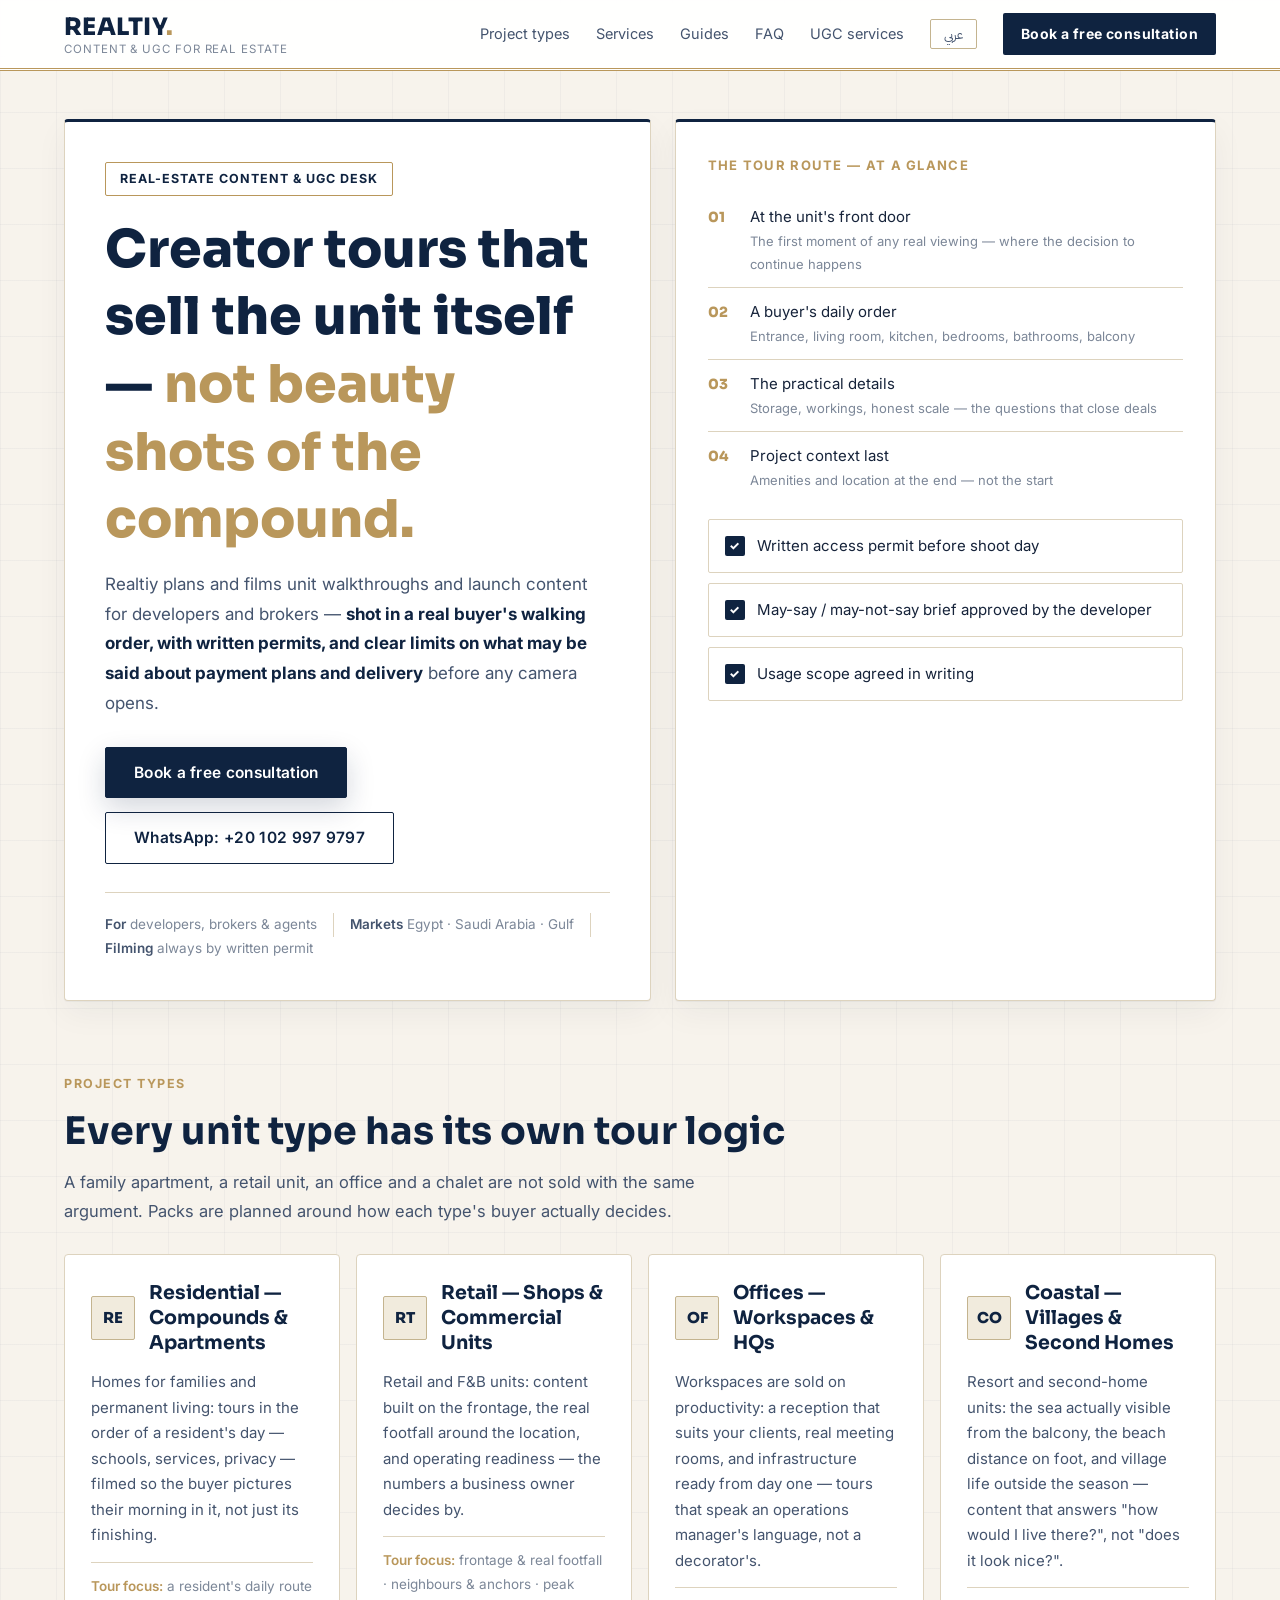
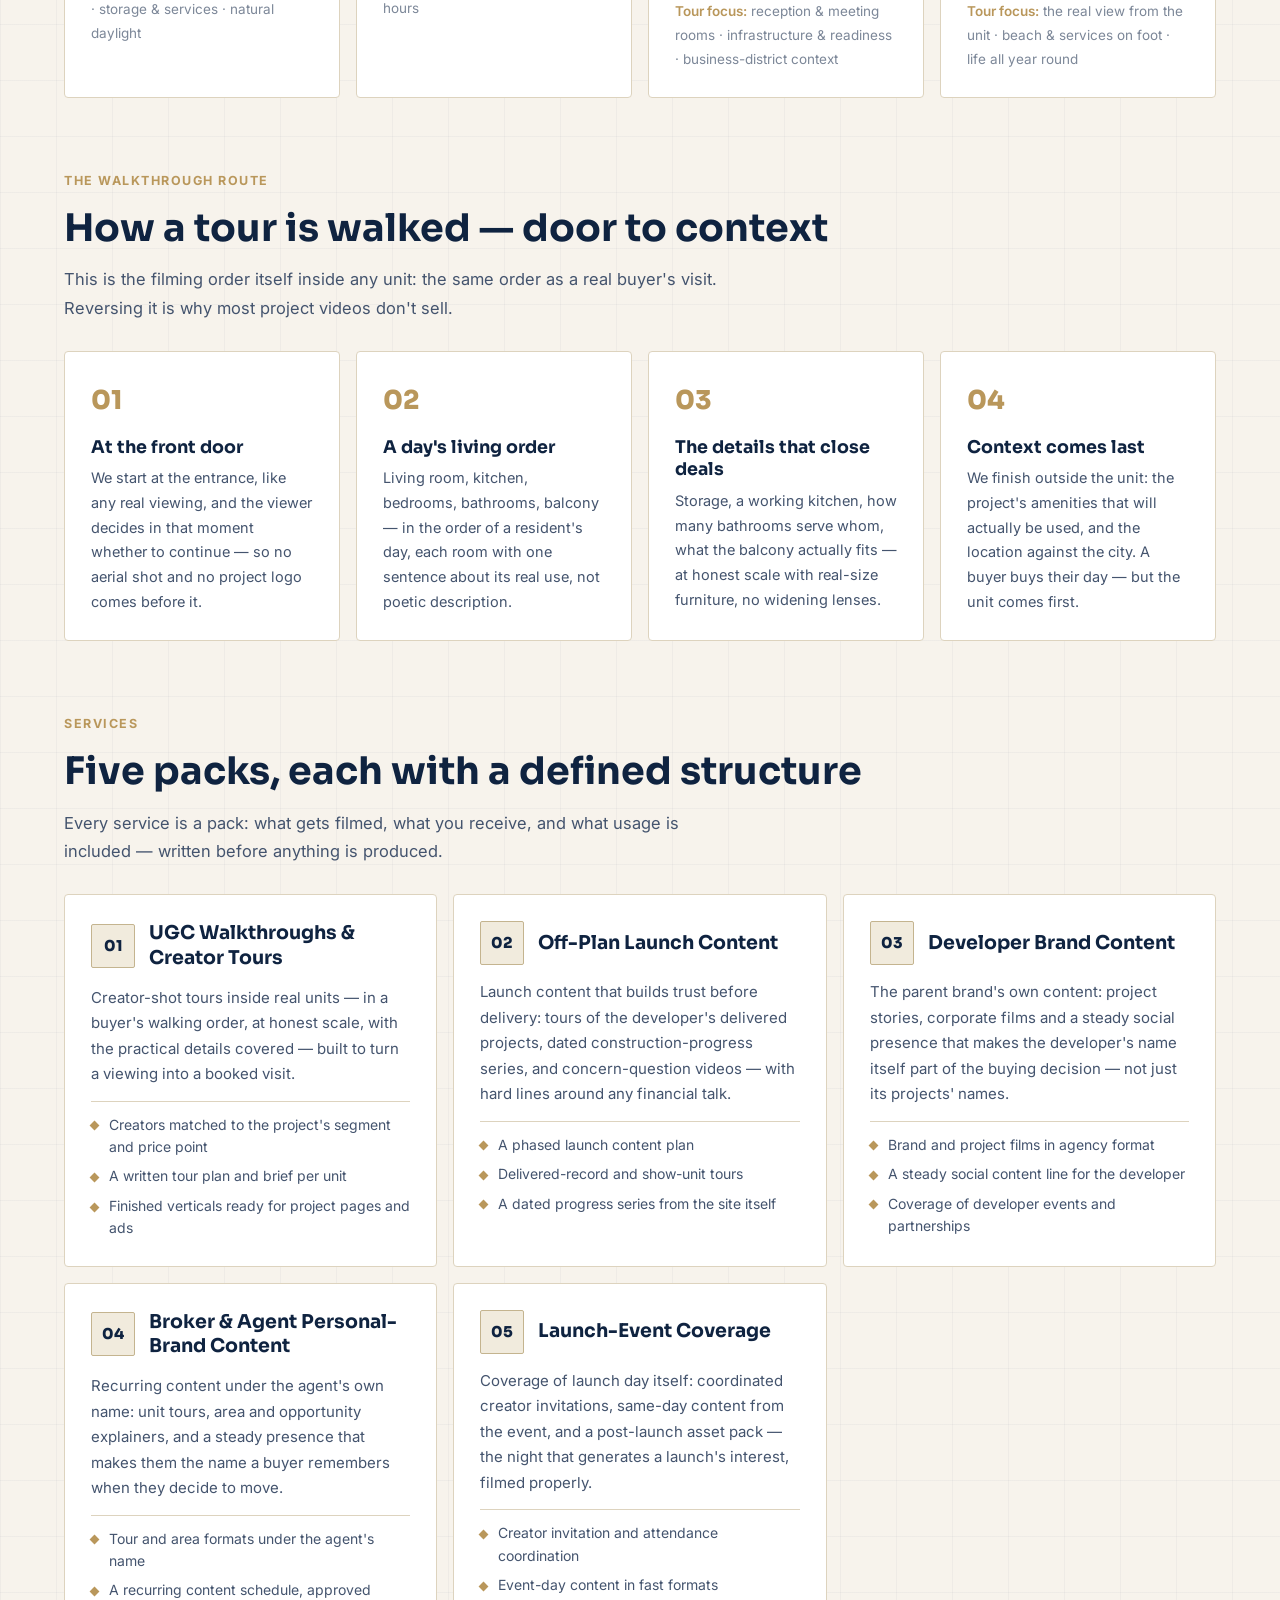
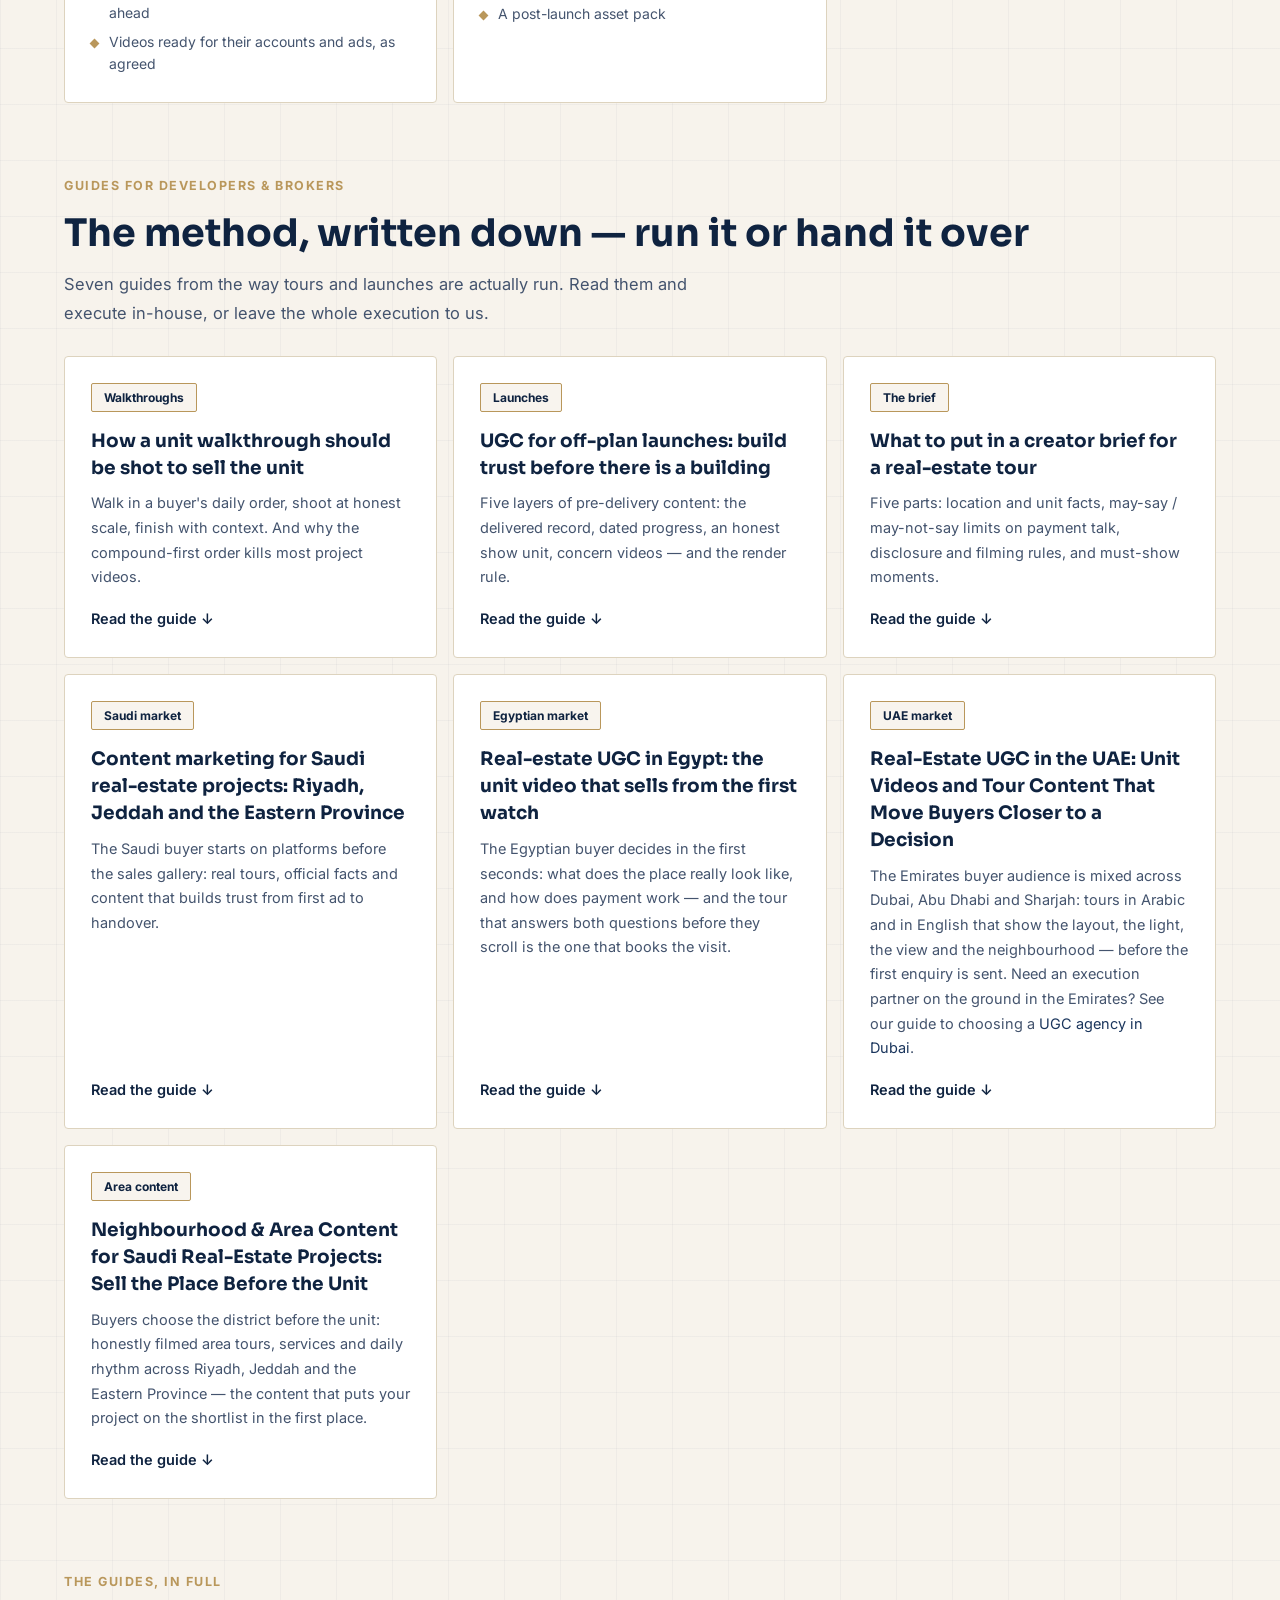
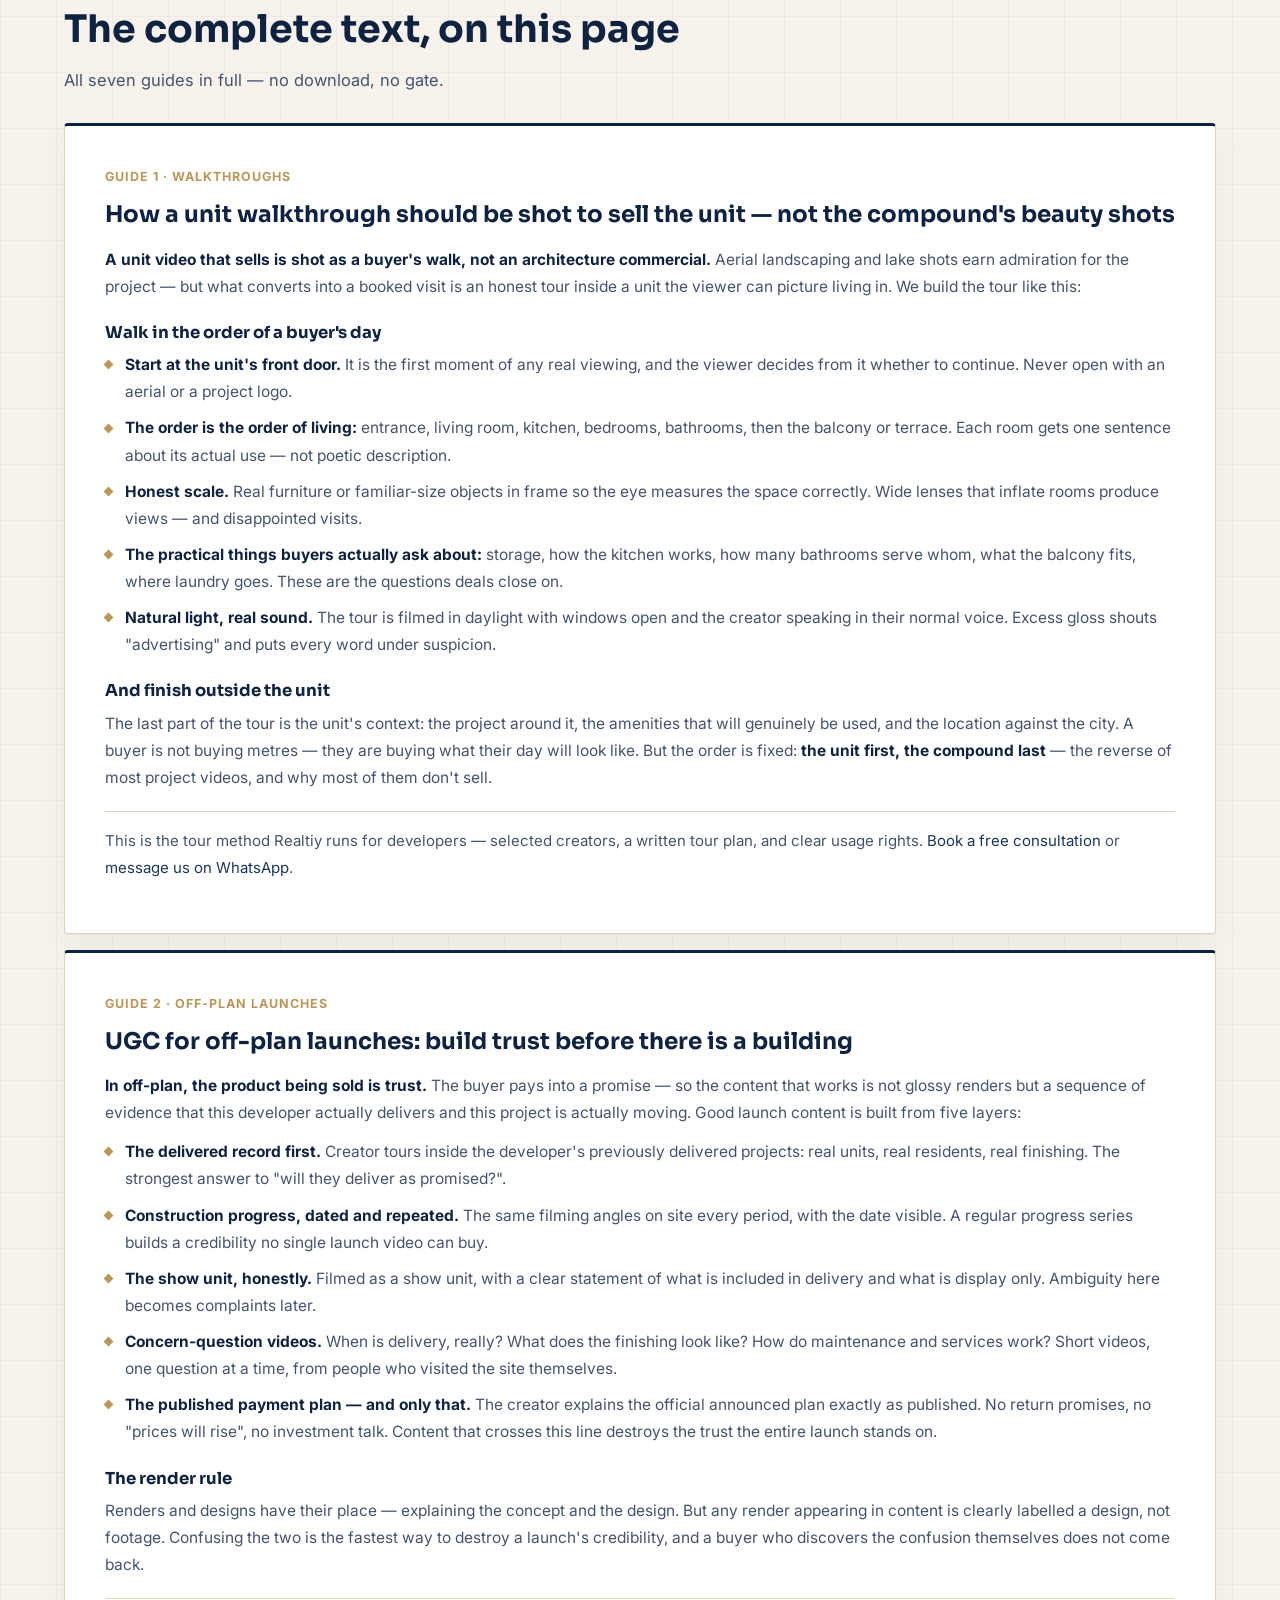
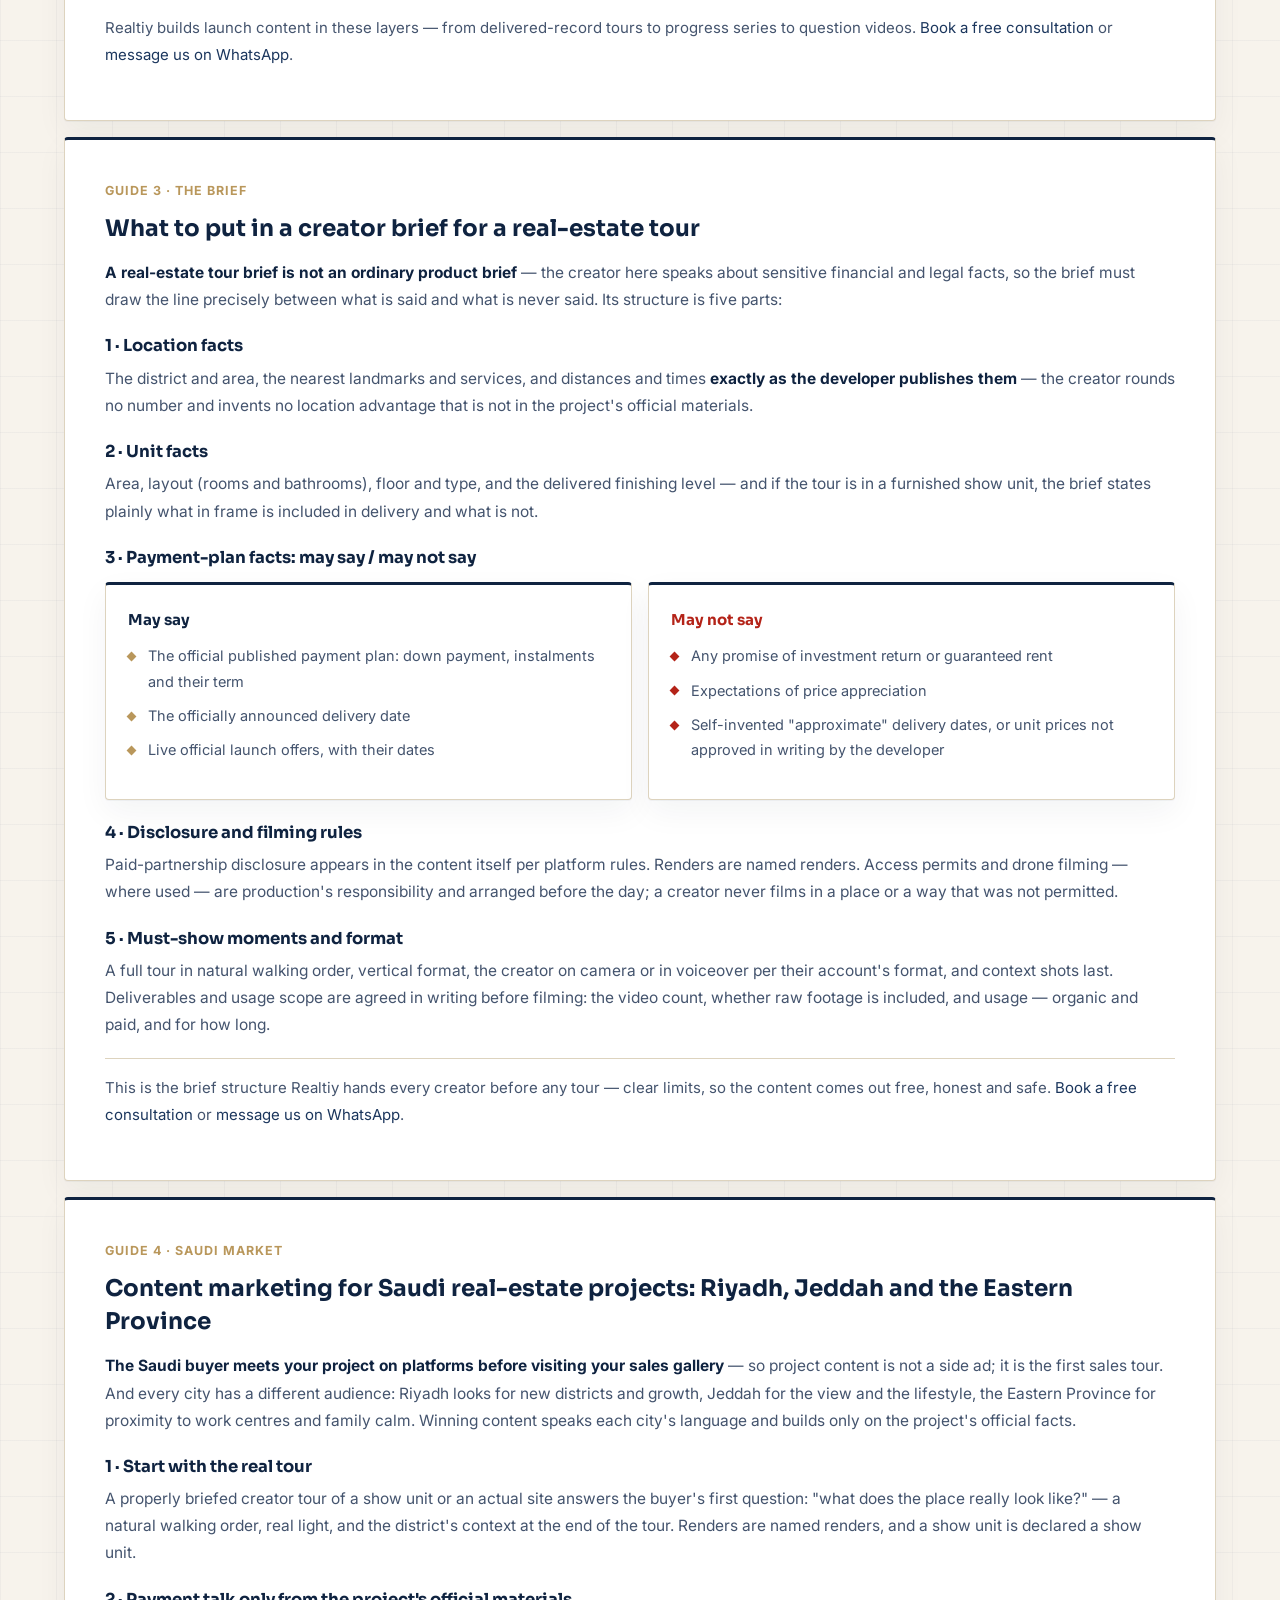
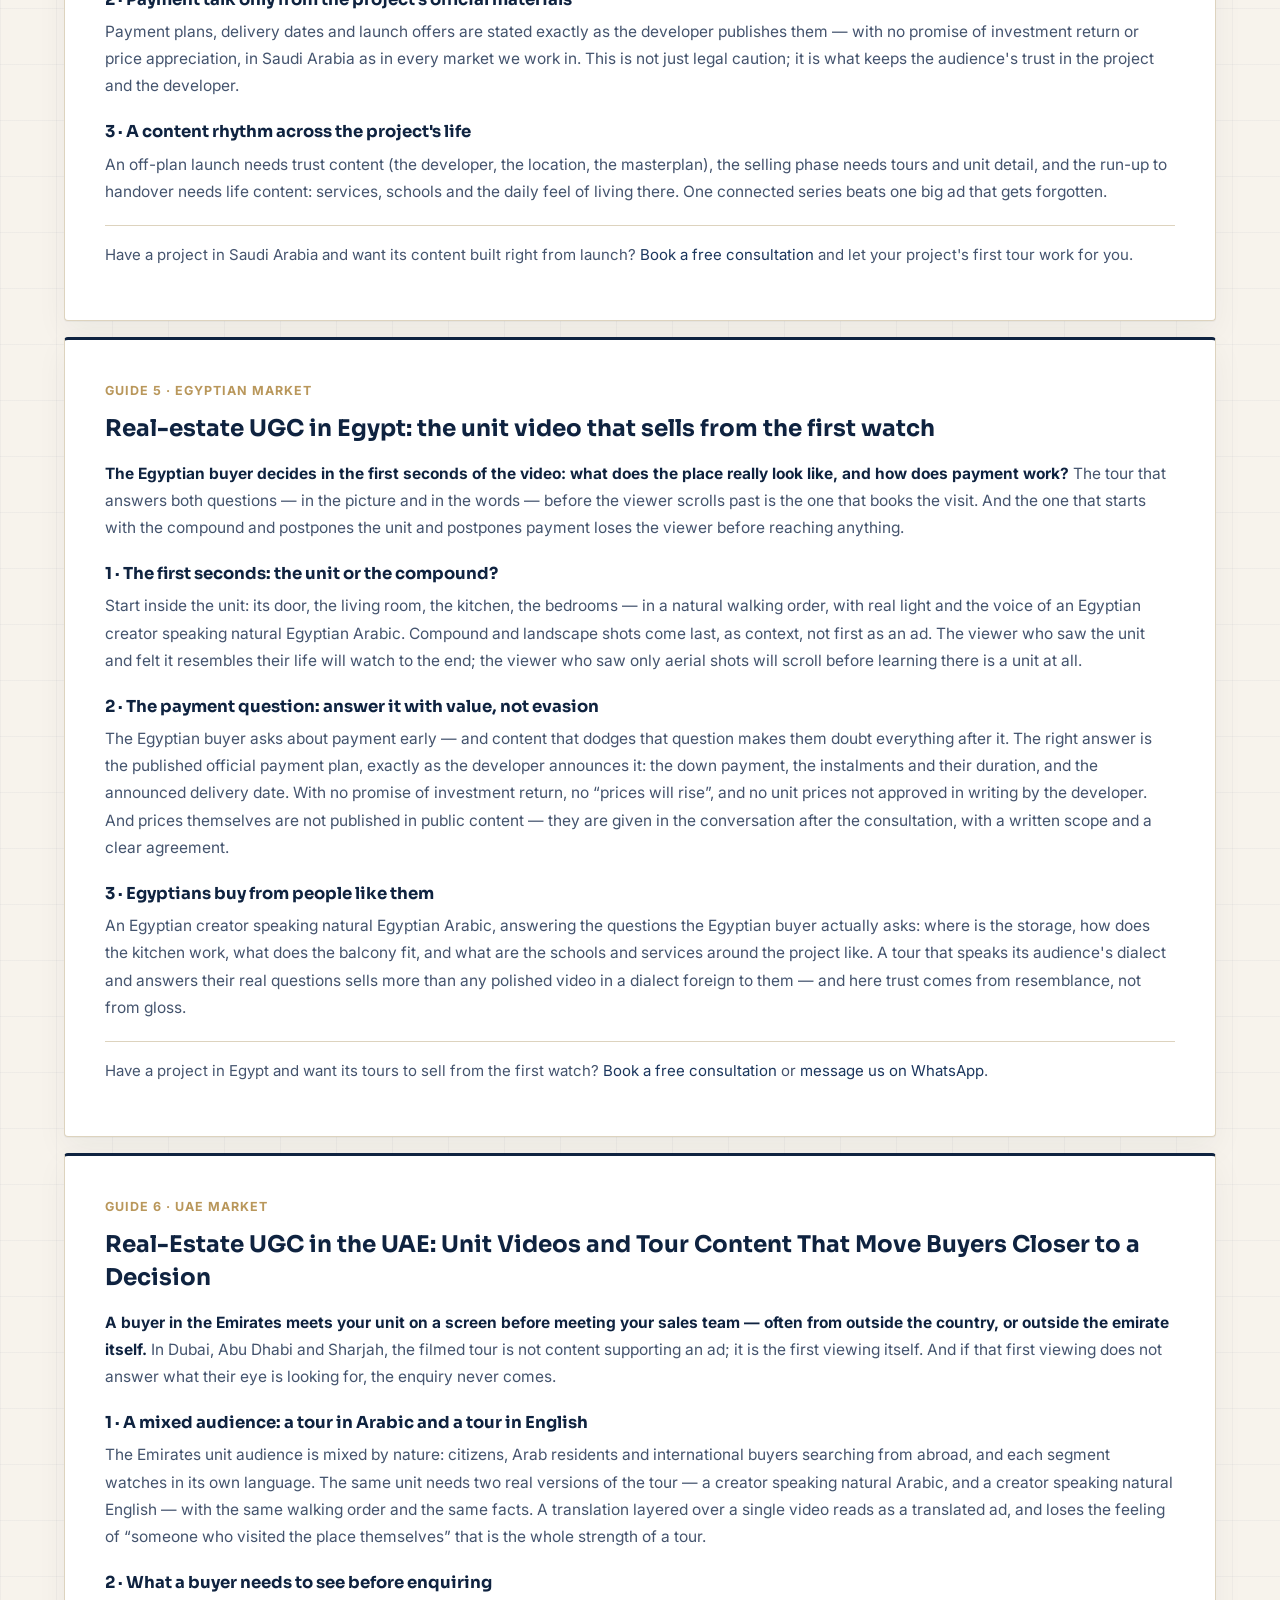
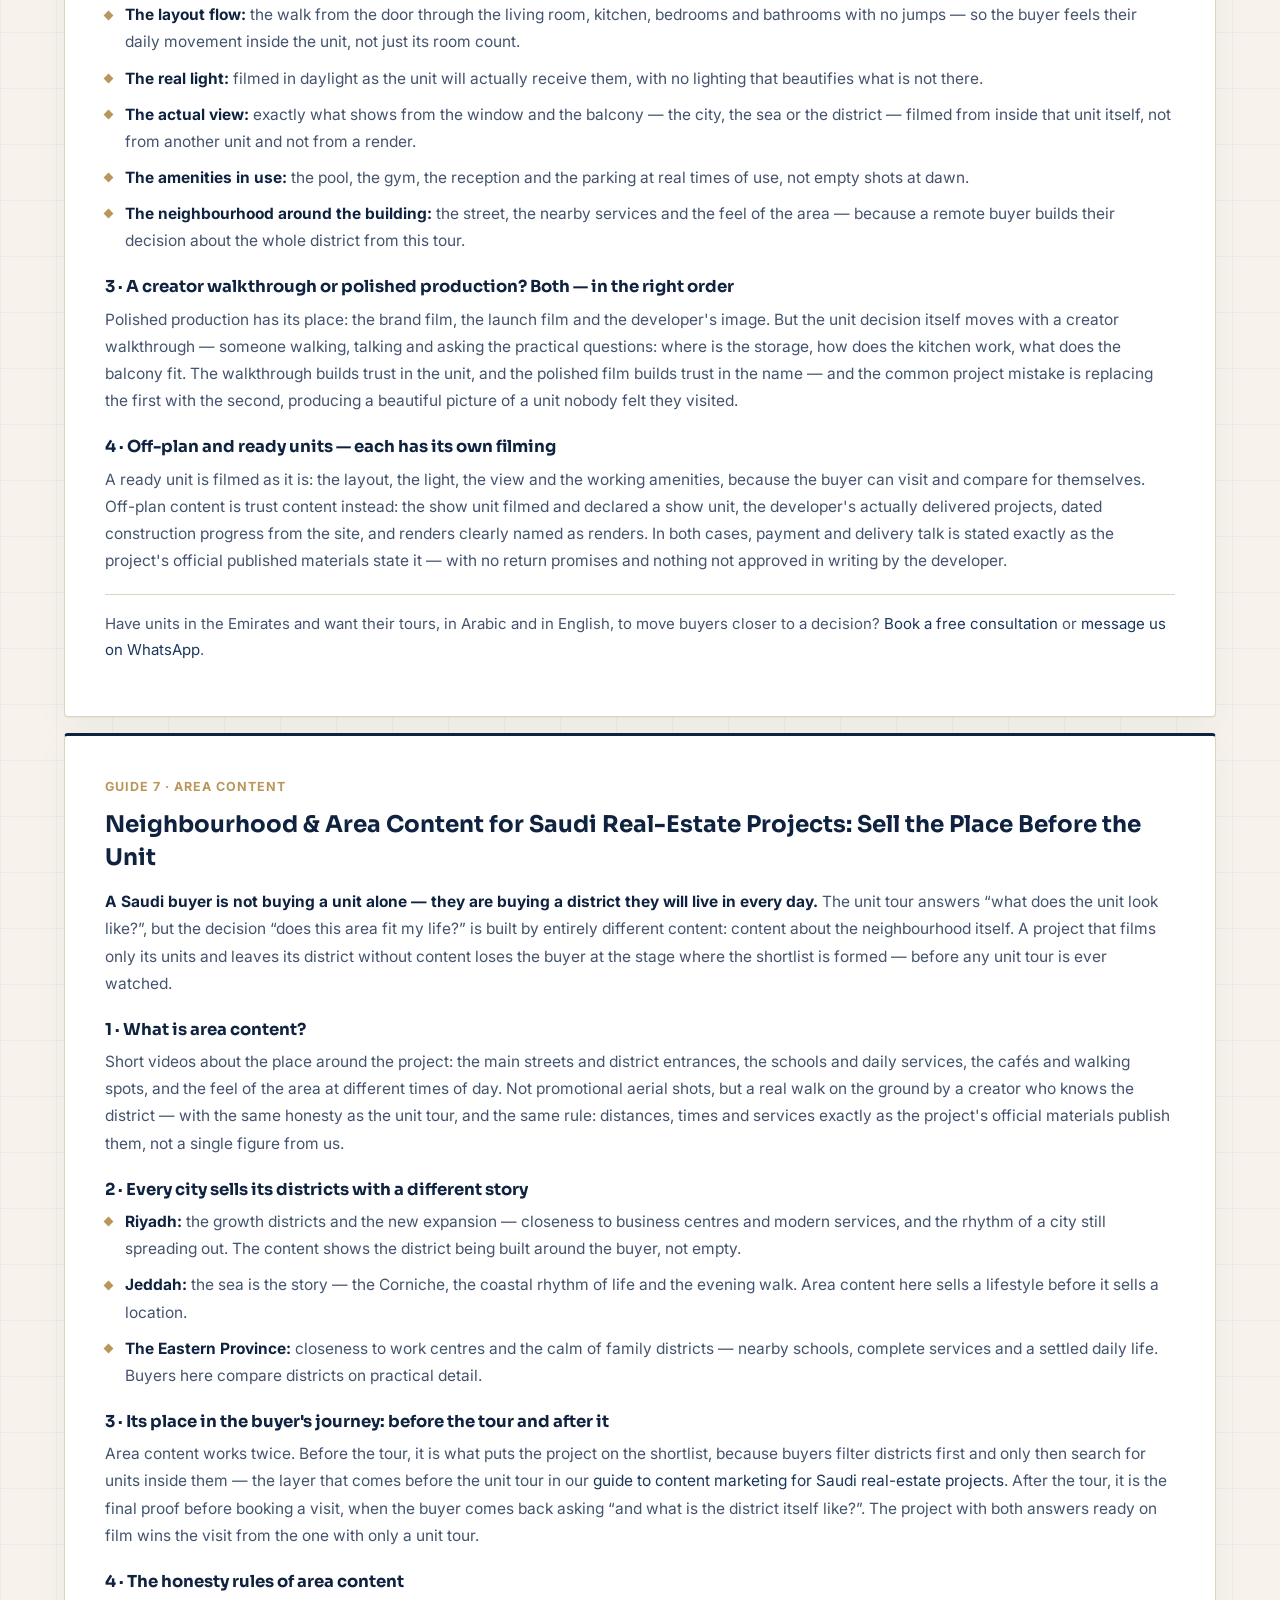
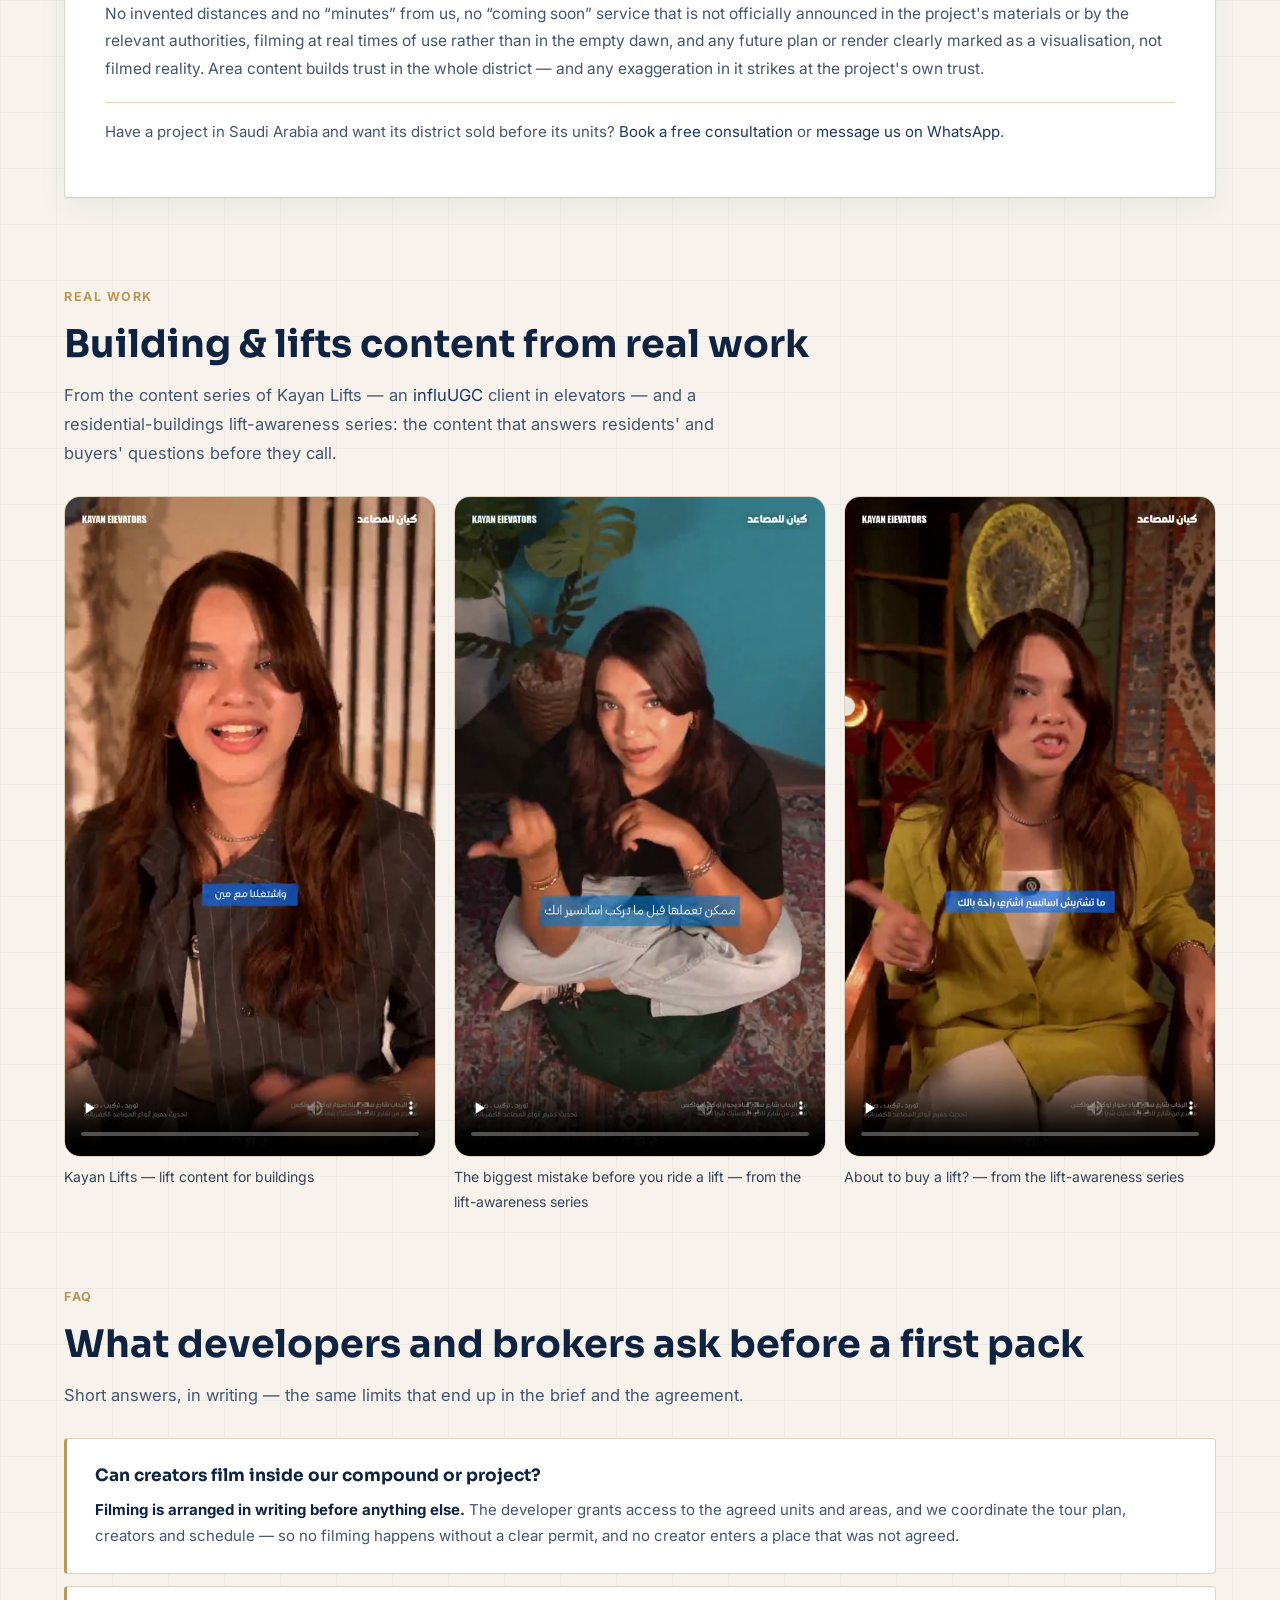
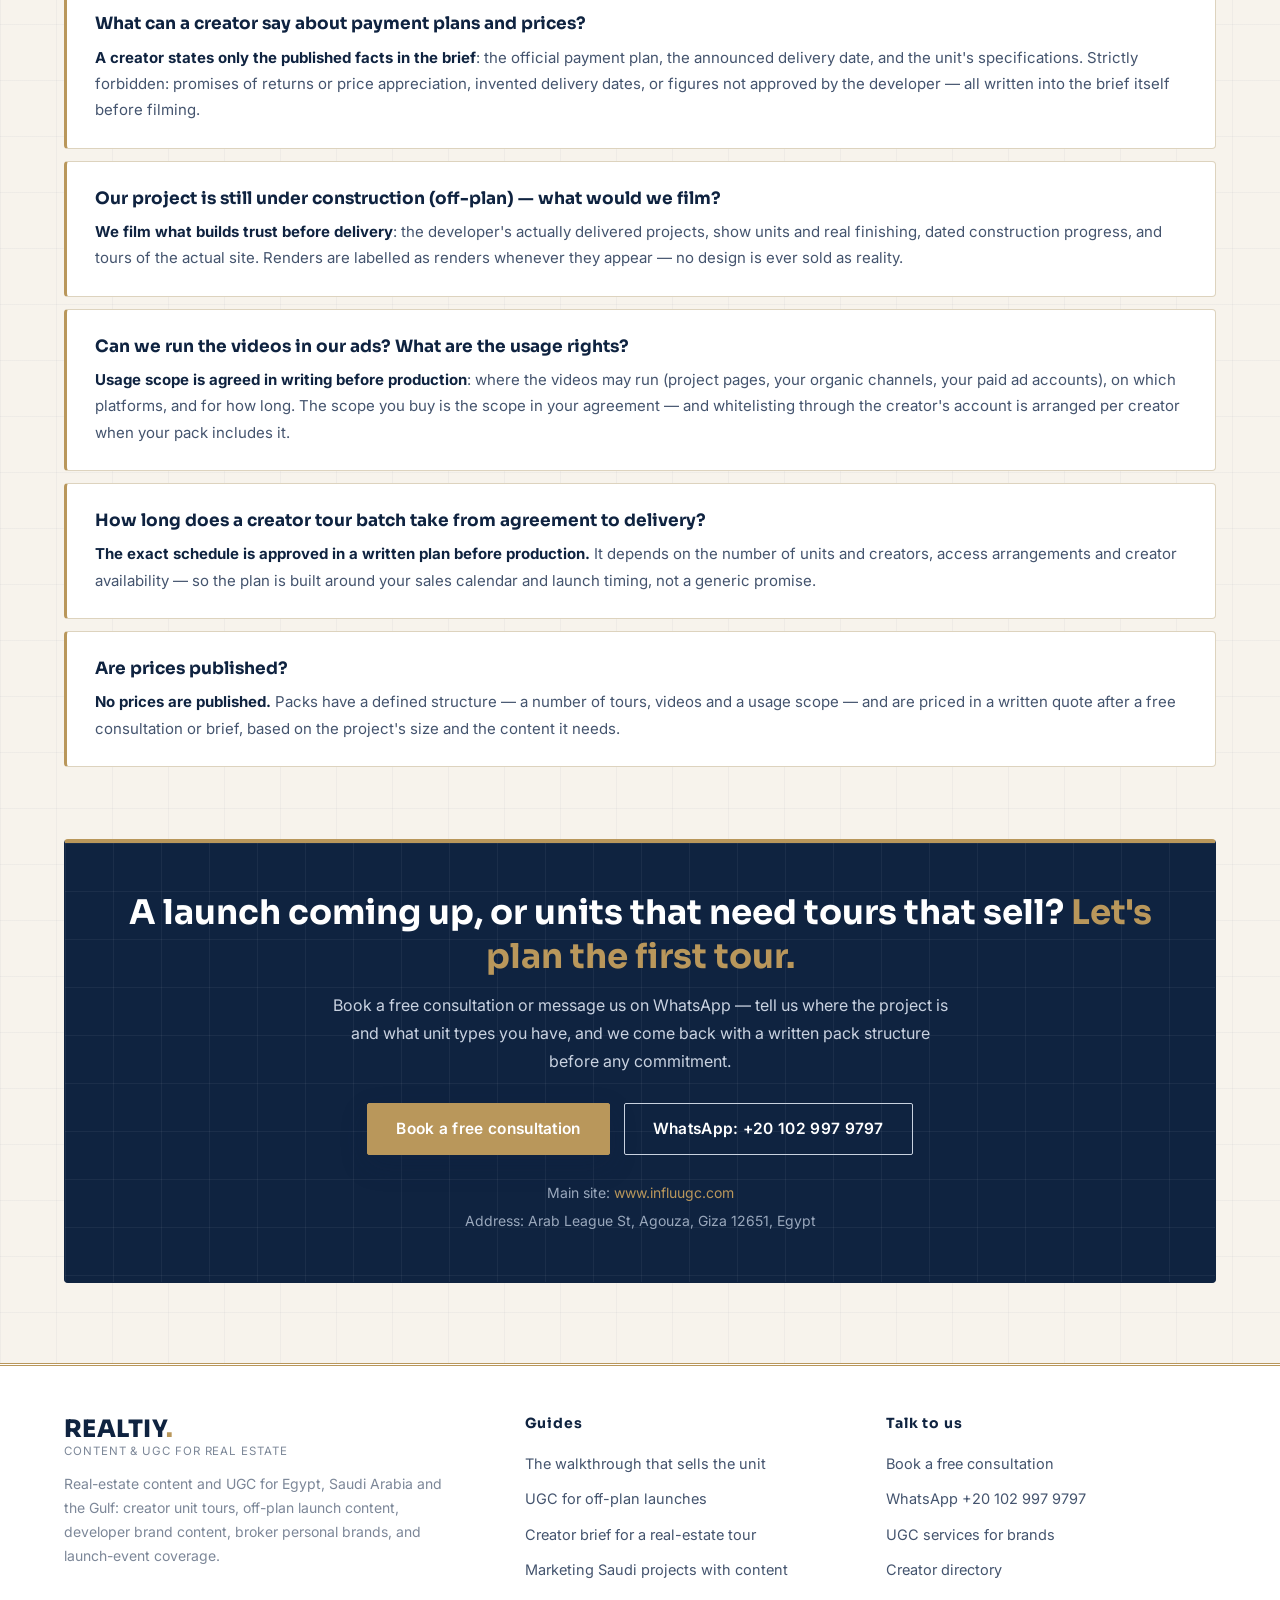
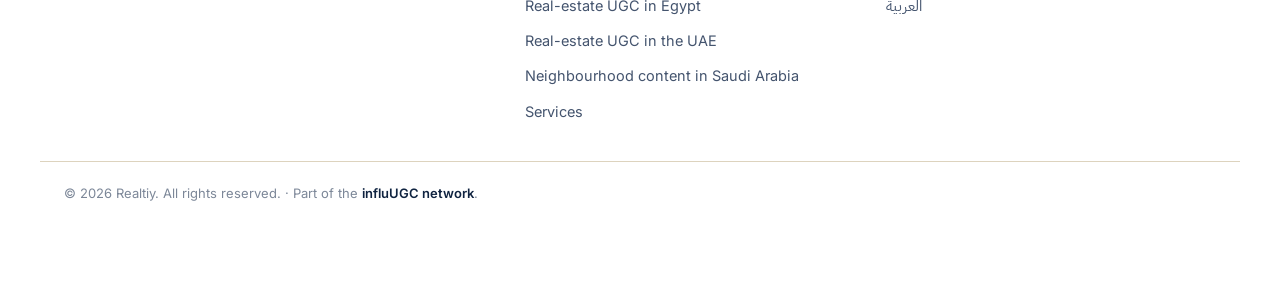
<file: en.html>
<!DOCTYPE html>
<!-- RESTRUCTURE-V2 -->
<!-- identity-v3-realtiy-2026-11-07 -->
<html lang="en" dir="ltr">
<head>
<meta charset="UTF-8">
<meta name="viewport" content="width=device-width, initial-scale=1.0">
<title>Realtiy — Content & UGC Marketing for Real Estate</title>
<meta name="description" content="Realtiy is influUGC's real-estate desk: creator unit walkthroughs shot in a buyer's walking order, off-plan launch content that builds trust, developer brand content, broker personal-brand content, and launch-event coverage in Egypt, Saudi Arabia and the Gulf.">
<link rel="canonical" href="https://realtiy.com/en.html">
<link rel="alternate" hreflang="ar" href="https://realtiy.com/">
<link rel="alternate" hreflang="en" href="https://realtiy.com/en.html">
<meta property="og:type" content="website">
<meta property="og:site_name" content="Realtiy">
<meta property="og:title" content="Realtiy — Content & UGC Marketing for Real Estate">
<meta property="og:description" content="Unit tours in a buyer's walking order, off-plan launch content with written limits on payment talk, and brand content for developers and brokers — Egypt, Saudi Arabia and the Gulf.">
<meta property="og:url" content="https://realtiy.com/en.html">
<meta property="og:image" content="https://realtiy.com/media/kayan-v1.jpg">
<meta name="twitter:card" content="summary">
<meta name="twitter:title" content="Realtiy — UGC for Real Estate">
<meta name="twitter:description" content="Creator unit tours, launch content, developer brand content and broker personal brands — Egypt, Saudi Arabia and the Gulf.">
<meta name="twitter:image" content="https://realtiy.com/media/kayan-v1.jpg">
<link rel="icon" type="image/svg+xml" href="/favicon.svg">
<link rel="preconnect" href="https://fonts.googleapis.com">
<link rel="preconnect" href="https://fonts.gstatic.com" crossorigin>
<link href="https://fonts.googleapis.com/css2?family=IBM+Plex+Sans+Arabic:wght@400;500;600;700&family=Inter:wght@400;500;600;700&family=Sora:wght@600;700;800&display=swap" rel="stylesheet">
<link rel="stylesheet" href="/styles.css">
<script type="application/ld+json">
{
  "@context": "https://schema.org",
  "@type": "Organization",
  "name": "Realtiy",
  "url": "https://realtiy.com/",
  "logo": "https://realtiy.com/favicon.svg",
  "description": "Realtiy is the real-estate content desk of influUGC: UGC walkthroughs and creator tours for compounds and units, off-plan launch campaign content, developer brand content, broker and agent personal-brand content and launch-event coverage for real-estate projects in Egypt, Saudi Arabia and the Gulf.",
  "parentOrganization": {
    "@type": "Organization",
    "name": "influUGC",
    "url": "https://www.influugc.com/"
  },
  "address": {
    "@type": "PostalAddress",
    "streetAddress": "Arab League St, Agouza",
    "addressLocality": "Giza",
    "postalCode": "12651",
    "addressCountry": "EG"
  },
  "areaServed": ["Egypt", "Saudi Arabia", "United Arab Emirates", "Gulf"],
  "sameAs": [
    "https://www.instagram.com/influ__ugc",
    "https://www.facebook.com/61587167460710",
    "https://www.linkedin.com/company/influugc",
    "https://www.tiktok.com/@influ_ugc"
  ]
}
</script>
<script type="application/ld+json">
{
  "@context": "https://schema.org",
  "@type": "WebSite",
  "name": "Realtiy",
  "url": "https://realtiy.com/"
}
</script>
<script type="application/ld+json">
{
  "@context": "https://schema.org",
  "@type": "FAQPage",
  "mainEntity": [
    {
      "@type": "Question",
      "name": "Can creators film inside our compound or project?",
      "acceptedAnswer": { "@type": "Answer", "text": "Filming is arranged in writing before anything else. The developer grants access to the agreed units and areas, and we coordinate the tour plan, creators and schedule — so no filming happens without a clear permit, and no creator enters a place that was not agreed." }
    },
    {
      "@type": "Question",
      "name": "What can a creator say about payment plans and prices?",
      "acceptedAnswer": { "@type": "Answer", "text": "A creator states only the published facts in the brief: the official payment plan, the announced delivery date, and the unit's specifications. Strictly forbidden: promises of returns or price appreciation, invented delivery dates, or figures not approved by the developer — all written into the brief itself before filming." }
    },
    {
      "@type": "Question",
      "name": "Our project is still under construction (off-plan) — what would we film?",
      "acceptedAnswer": { "@type": "Answer", "text": "We film what builds trust before delivery: the developer's actually delivered projects, show units and real finishing, dated construction progress, and tours of the actual site. Renders are labelled as renders whenever they appear — no design is ever sold as reality." }
    },
    {
      "@type": "Question",
      "name": "Can we run the videos in our ads? What are the usage rights?",
      "acceptedAnswer": { "@type": "Answer", "text": "Usage scope is agreed in writing before production: where the videos may run (project pages, your organic channels, your paid ad accounts), on which platforms, and for how long. The scope you buy is the scope in your agreement — and whitelisting through the creator's account is arranged per creator when your pack includes it." }
    },
    {
      "@type": "Question",
      "name": "How long does a creator tour batch take from agreement to delivery?",
      "acceptedAnswer": { "@type": "Answer", "text": "The exact schedule is approved in a written plan before production. It depends on the number of units and creators, access arrangements and creator availability — so the plan is built around your sales calendar and launch timing, not a generic promise." }
    },
    {
      "@type": "Question",
      "name": "Are prices published?",
      "acceptedAnswer": { "@type": "Answer", "text": "No prices are published. Packs have a defined structure — a number of tours, videos and a usage scope — and are priced in a written quote after a free consultation or brief, based on the project's size and the content it needs." }
    }
  ]
}
</script>
</head>
<body>
<header class="site-header">
  <div class="header-in">
    <a class="brand" href="/en.html" aria-label="Realtiy — home">
      <span class="wordmark">Real<b>tiy</b><i>.</i></span>
      <small>Content &amp; UGC for real estate</small>
    </a>
    <nav class="site-nav">
      <a href="#types">Project types</a>
      <a href="#services">Services</a>
      <a href="#guides">Guides</a>
      <a href="#faq">FAQ</a>
      <a href="https://www.influugc.com/en/services/ugc">UGC services</a>
      <a class="lang-switch" href="/index.html" hreflang="ar">عربي</a>
      <a class="nav-cta" href="https://www.influugc.com/book?utm_source=realtiy&amp;utm_medium=satellite&amp;utm_campaign=network">Book a free consultation</a>
    </nav>
  </div>
</header>
<main>

<section class="hero">
  <div class="wrap">
    <div class="hero-grid">
      <div class="frame frame-lg">
        <span class="chip">Real-estate content &amp; UGC desk</span>
        <h1>Creator tours that sell the unit itself — <em>not beauty shots of the compound.</em></h1>
        <p class="hero-lead">Realtiy plans and films unit walkthroughs and launch content for developers and brokers — <b>shot in a real buyer's walking order, with written permits, and clear limits on what may be said about payment plans and delivery</b> before any camera opens.</p>
        <div class="cta-actions">
          <a class="btn btn-primary" href="https://www.influugc.com/book?utm_source=realtiy&amp;utm_medium=satellite&amp;utm_campaign=network">Book a free consultation</a>
          <a class="btn btn-ghost" href="https://wa.me/201029979797?utm_source=realtiy&utm_medium=satellite&utm_campaign=network">WhatsApp: +20 102 997 9797</a>
        </div>
        <div class="hero-meta">
          <span><b>For</b> developers, brokers &amp; agents</span>
          <span><b>Markets</b> Egypt · Saudi Arabia · Gulf</span>
          <span><b>Filming</b> always by written permit</span>
        </div>
      </div>
      <div class="frame visual">
        <p class="visual-title">The tour route — at a glance</p>
        <ol class="mini-steps">
          <li><span class="mn">01</span><span>At the unit's front door<small>The first moment of any real viewing — where the decision to continue happens</small></span></li>
          <li><span class="mn">02</span><span>A buyer's daily order<small>Entrance, living room, kitchen, bedrooms, bathrooms, balcony</small></span></li>
          <li><span class="mn">03</span><span>The practical details<small>Storage, workings, honest scale — the questions that close deals</small></span></li>
          <li><span class="mn">04</span><span>Project context last<small>Amenities and location at the end — not the start</small></span></li>
        </ol>
        <ul class="check-list">
          <li>Written access permit before shoot day</li>
          <li>May-say / may-not-say brief approved by the developer</li>
          <li>Usage scope agreed in writing</li>
        </ul>
      </div>
    </div>
  </div>
</section>

<section class="section" id="types">
  <div class="wrap">
    <div class="sec-head">
      <p class="eyebrow">Project types</p>
      <h2>Every unit type has its own tour logic</h2>
      <p class="lead">A family apartment, a retail unit, an office and a chalet are not sold with the same argument. Packs are planned around how each type's buyer actually decides.</p>
    </div>
    <div class="grid-4">
      <article class="card">
        <div class="card-top"><span class="glyph">RE</span><h3>Residential — Compounds &amp; Apartments</h3></div>
        <p class="desc">Homes for families and permanent living: tours in the order of a resident's day — schools, services, privacy — filmed so the buyer pictures their morning in it, not just its finishing.</p>
        <p class="tag-line"><b>Tour focus:</b> a resident's daily route · storage &amp; services · natural daylight</p>
      </article>
      <article class="card">
        <div class="card-top"><span class="glyph">RT</span><h3>Retail — Shops &amp; Commercial Units</h3></div>
        <p class="desc">Retail and F&amp;B units: content built on the frontage, the real footfall around the location, and operating readiness — the numbers a business owner decides by.</p>
        <p class="tag-line"><b>Tour focus:</b> frontage &amp; real footfall · neighbours &amp; anchors · peak hours</p>
      </article>
      <article class="card">
        <div class="card-top"><span class="glyph">OF</span><h3>Offices — Workspaces &amp; HQs</h3></div>
        <p class="desc">Workspaces are sold on productivity: a reception that suits your clients, real meeting rooms, and infrastructure ready from day one — tours that speak an operations manager's language, not a decorator's.</p>
        <p class="tag-line"><b>Tour focus:</b> reception &amp; meeting rooms · infrastructure &amp; readiness · business-district context</p>
      </article>
      <article class="card">
        <div class="card-top"><span class="glyph">CO</span><h3>Coastal — Villages &amp; Second Homes</h3></div>
        <p class="desc">Resort and second-home units: the sea actually visible from the balcony, the beach distance on foot, and village life outside the season — content that answers "how would I live there?", not "does it look nice?".</p>
        <p class="tag-line"><b>Tour focus:</b> the real view from the unit · beach &amp; services on foot · life all year round</p>
      </article>
    </div>
  </div>
</section>

<section class="section" id="walkthrough">
  <div class="wrap">
    <div class="sec-head">
      <p class="eyebrow">The walkthrough route</p>
      <h2>How a tour is walked — door to context</h2>
      <p class="lead">This is the filming order itself inside any unit: the same order as a real buyer's visit. Reversing it is why most project videos don't sell.</p>
    </div>
    <div class="steps">
      <div class="step"><span class="num">01</span><h3>At the front door</h3><p>We start at the entrance, like any real viewing, and the viewer decides in that moment whether to continue — so no aerial shot and no project logo comes before it.</p></div>
      <div class="step"><span class="num">02</span><h3>A day's living order</h3><p>Living room, kitchen, bedrooms, bathrooms, balcony — in the order of a resident's day, each room with one sentence about its real use, not poetic description.</p></div>
      <div class="step"><span class="num">03</span><h3>The details that close deals</h3><p>Storage, a working kitchen, how many bathrooms serve whom, what the balcony actually fits — at honest scale with real-size furniture, no widening lenses.</p></div>
      <div class="step"><span class="num">04</span><h3>Context comes last</h3><p>We finish outside the unit: the project's amenities that will actually be used, and the location against the city. A buyer buys their day — but the unit comes first.</p></div>
    </div>
  </div>
</section>

<section class="section" id="services">
  <div class="wrap">
    <div class="sec-head">
      <p class="eyebrow">Services</p>
      <h2>Five packs, each with a defined structure</h2>
      <p class="lead">Every service is a pack: what gets filmed, what you receive, and what usage is included — written before anything is produced.</p>
    </div>
    <div class="grid-3">
      <article class="card">
        <div class="card-top"><span class="glyph">01</span><h3>UGC Walkthroughs &amp; Creator Tours</h3></div>
        <p class="desc">Creator-shot tours inside real units — in a buyer's walking order, at honest scale, with the practical details covered — built to turn a viewing into a booked visit.</p>
        <ul class="deliv">
          <li>Creators matched to the project's segment and price point</li>
          <li>A written tour plan and brief per unit</li>
          <li>Finished verticals ready for project pages and ads</li>
        </ul>
      </article>
      <article class="card">
        <div class="card-top"><span class="glyph">02</span><h3>Off-Plan Launch Content</h3></div>
        <p class="desc">Launch content that builds trust before delivery: tours of the developer's delivered projects, dated construction-progress series, and concern-question videos — with hard lines around any financial talk.</p>
        <ul class="deliv">
          <li>A phased launch content plan</li>
          <li>Delivered-record and show-unit tours</li>
          <li>A dated progress series from the site itself</li>
        </ul>
      </article>
      <article class="card">
        <div class="card-top"><span class="glyph">03</span><h3>Developer Brand Content</h3></div>
        <p class="desc">The parent brand's own content: project stories, corporate films and a steady social presence that makes the developer's name itself part of the buying decision — not just its projects' names.</p>
        <ul class="deliv">
          <li>Brand and project films in agency format</li>
          <li>A steady social content line for the developer</li>
          <li>Coverage of developer events and partnerships</li>
        </ul>
      </article>
      <article class="card">
        <div class="card-top"><span class="glyph">04</span><h3>Broker &amp; Agent Personal-Brand Content</h3></div>
        <p class="desc">Recurring content under the agent's own name: unit tours, area and opportunity explainers, and a steady presence that makes them the name a buyer remembers when they decide to move.</p>
        <ul class="deliv">
          <li>Tour and area formats under the agent's name</li>
          <li>A recurring content schedule, approved ahead</li>
          <li>Videos ready for their accounts and ads, as agreed</li>
        </ul>
      </article>
      <article class="card">
        <div class="card-top"><span class="glyph">05</span><h3>Launch-Event Coverage</h3></div>
        <p class="desc">Coverage of launch day itself: coordinated creator invitations, same-day content from the event, and a post-launch asset pack — the night that generates a launch's interest, filmed properly.</p>
        <ul class="deliv">
          <li>Creator invitation and attendance coordination</li>
          <li>Event-day content in fast formats</li>
          <li>A post-launch asset pack</li>
        </ul>
      </article>
    </div>
  </div>
</section>

<section class="section" id="guides">
  <div class="wrap">
    <div class="sec-head">
      <p class="eyebrow">Guides for developers &amp; brokers</p>
      <h2>The method, written down — run it or hand it over</h2>
      <p class="lead">Seven guides from the way tours and launches are actually run. Read them and execute in-house, or leave the whole execution to us.</p>
    </div>
    <div class="grid-3">
      <article class="card gcard">
        <span class="cat">Walkthroughs</span>
        <h3>How a unit walkthrough should be shot to sell the unit</h3>
        <p>Walk in a buyer's daily order, shoot at honest scale, finish with context. And why the compound-first order kills most project videos.</p>
        <a class="read" href="#guide-walkthrough">Read the guide ↓</a>
      </article>
      <article class="card gcard">
        <span class="cat">Launches</span>
        <h3>UGC for off-plan launches: build trust before there is a building</h3>
        <p>Five layers of pre-delivery content: the delivered record, dated progress, an honest show unit, concern videos — and the render rule.</p>
        <a class="read" href="#guide-offplan">Read the guide ↓</a>
      </article>
      <article class="card gcard">
        <span class="cat">The brief</span>
        <h3>What to put in a creator brief for a real-estate tour</h3>
        <p>Five parts: location and unit facts, may-say / may-not-say limits on payment talk, disclosure and filming rules, and must-show moments.</p>
        <a class="read" href="#guide-brief">Read the guide ↓</a>
      </article>
      <article class="card gcard">
        <span class="cat">Saudi market</span>
        <h3>Content marketing for Saudi real-estate projects: Riyadh, Jeddah and the Eastern Province</h3>
        <p>The Saudi buyer starts on platforms before the sales gallery: real tours, official facts and content that builds trust from first ad to handover.</p>
        <a class="read" href="#guide-saudi">Read the guide ↓</a>
      </article>
      <article class="card gcard">
        <span class="cat">Egyptian market</span>
        <h3>Real-estate UGC in Egypt: the unit video that sells from the first watch</h3>
        <p>The Egyptian buyer decides in the first seconds: what does the place really look like, and how does payment work — and the tour that answers both questions before they scroll is the one that books the visit.</p>
        <a class="read" href="#guide-egypt">Read the guide ↓</a>
      </article>
      <article class="card gcard">
        <span class="cat">UAE market</span>
        <h3>Real-Estate UGC in the UAE: Unit Videos and Tour Content That Move Buyers Closer to a Decision</h3>
        <p>The Emirates buyer audience is mixed across Dubai, Abu Dhabi and Sharjah: tours in Arabic and in English that show the layout, the light, the view and the neighbourhood — before the first enquiry is sent. Need an execution partner on the ground in the Emirates? See our guide to choosing a <a href="https://www.influugc.com/en/blog/ugc-agency-dubai-uae">UGC agency in Dubai</a>.</p>
        <a class="read" href="#guide-uae">Read the guide ↓</a>
      </article>
      <article class="card gcard">
        <span class="cat">Area content</span>
        <h3>Neighbourhood &amp; Area Content for Saudi Real-Estate Projects: Sell the Place Before the Unit</h3>
        <p>Buyers choose the district before the unit: honestly filmed area tours, services and daily rhythm across Riyadh, Jeddah and the Eastern Province — the content that puts your project on the shortlist in the first place.</p>
        <a class="read" href="#guide-saudi-areas">Read the guide ↓</a>
      </article>
    </div>
  </div>
</section>

<section class="section" id="guide-walkthrough">
  <div class="wrap">
    <div class="sec-head">
      <p class="eyebrow">The guides, in full</p>
      <h2>The complete text, on this page</h2>
      <p class="lead">All seven guides in full — no download, no gate.</p>
    </div>

    <article class="frame frame-lg guide">
      <p class="g-tag">Guide 1 · Walkthroughs</p>
      <h3>How a unit walkthrough should be shot to sell the unit — not the compound's beauty shots</h3>
      <p><b>A unit video that sells is shot as a buyer's walk, not an architecture commercial.</b> Aerial landscaping and lake shots earn admiration for the project — but what converts into a booked visit is an honest tour inside a unit the viewer can picture living in. We build the tour like this:</p>
      <h4>Walk in the order of a buyer's day</h4>
      <ul>
        <li><b>Start at the unit's front door.</b> It is the first moment of any real viewing, and the viewer decides from it whether to continue. Never open with an aerial or a project logo.</li>
        <li><b>The order is the order of living:</b> entrance, living room, kitchen, bedrooms, bathrooms, then the balcony or terrace. Each room gets one sentence about its actual use — not poetic description.</li>
        <li><b>Honest scale.</b> Real furniture or familiar-size objects in frame so the eye measures the space correctly. Wide lenses that inflate rooms produce views — and disappointed visits.</li>
        <li><b>The practical things buyers actually ask about:</b> storage, how the kitchen works, how many bathrooms serve whom, what the balcony fits, where laundry goes. These are the questions deals close on.</li>
        <li><b>Natural light, real sound.</b> The tour is filmed in daylight with windows open and the creator speaking in their normal voice. Excess gloss shouts "advertising" and puts every word under suspicion.</li>
      </ul>
      <h4>And finish outside the unit</h4>
      <p>The last part of the tour is the unit's context: the project around it, the amenities that will genuinely be used, and the location against the city. A buyer is not buying metres — they are buying what their day will look like. But the order is fixed: <b>the unit first, the compound last</b> — the reverse of most project videos, and why most of them don't sell.</p>
      <p class="woven">This is the tour method Realtiy runs for developers — selected creators, a written tour plan, and clear usage rights. <a href="https://www.influugc.com/book?utm_source=realtiy&amp;utm_medium=satellite&amp;utm_campaign=network">Book a free consultation</a> or <a href="https://wa.me/201029979797?utm_source=realtiy&utm_medium=satellite&utm_campaign=network">message us on WhatsApp</a>.</p>
    </article>

    <article class="frame frame-lg guide" id="guide-offplan">
      <p class="g-tag">Guide 2 · Off-plan launches</p>
      <h3>UGC for off-plan launches: build trust before there is a building</h3>
      <p><b>In off-plan, the product being sold is trust.</b> The buyer pays into a promise — so the content that works is not glossy renders but a sequence of evidence that this developer actually delivers and this project is actually moving. Good launch content is built from five layers:</p>
      <ul>
        <li><b>The delivered record first.</b> Creator tours inside the developer's previously delivered projects: real units, real residents, real finishing. The strongest answer to "will they deliver as promised?".</li>
        <li><b>Construction progress, dated and repeated.</b> The same filming angles on site every period, with the date visible. A regular progress series builds a credibility no single launch video can buy.</li>
        <li><b>The show unit, honestly.</b> Filmed as a show unit, with a clear statement of what is included in delivery and what is display only. Ambiguity here becomes complaints later.</li>
        <li><b>Concern-question videos.</b> When is delivery, really? What does the finishing look like? How do maintenance and services work? Short videos, one question at a time, from people who visited the site themselves.</li>
        <li><b>The published payment plan — and only that.</b> The creator explains the official announced plan exactly as published. No return promises, no "prices will rise", no investment talk. Content that crosses this line destroys the trust the entire launch stands on.</li>
      </ul>
      <h4>The render rule</h4>
      <p>Renders and designs have their place — explaining the concept and the design. But any render appearing in content is clearly labelled a design, not footage. Confusing the two is the fastest way to destroy a launch's credibility, and a buyer who discovers the confusion themselves does not come back.</p>
      <p class="woven">Realtiy builds launch content in these layers — from delivered-record tours to progress series to question videos. <a href="https://www.influugc.com/book?utm_source=realtiy&amp;utm_medium=satellite&amp;utm_campaign=network">Book a free consultation</a> or <a href="https://wa.me/201029979797?utm_source=realtiy&utm_medium=satellite&utm_campaign=network">message us on WhatsApp</a>.</p>
    </article>

    <article class="frame frame-lg guide" id="guide-brief">
      <p class="g-tag">Guide 3 · The brief</p>
      <h3>What to put in a creator brief for a real-estate tour</h3>
      <p><b>A real-estate tour brief is not an ordinary product brief</b> — the creator here speaks about sensitive financial and legal facts, so the brief must draw the line precisely between what is said and what is never said. Its structure is five parts:</p>
      <h4>1 · Location facts</h4>
      <p>The district and area, the nearest landmarks and services, and distances and times <b>exactly as the developer publishes them</b> — the creator rounds no number and invents no location advantage that is not in the project's official materials.</p>
      <h4>2 · Unit facts</h4>
      <p>Area, layout (rooms and bathrooms), floor and type, and the delivered finishing level — and if the tour is in a furnished show unit, the brief states plainly what in frame is included in delivery and what is not.</p>
      <h4>3 · Payment-plan facts: may say / may not say</h4>
      <div class="split">
        <div class="frame ok">
          <h5>May say</h5>
          <ul>
            <li>The official published payment plan: down payment, instalments and their term</li>
            <li>The officially announced delivery date</li>
            <li>Live official launch offers, with their dates</li>
          </ul>
        </div>
        <div class="frame no">
          <h5>May not say</h5>
          <ul>
            <li>Any promise of investment return or guaranteed rent</li>
            <li>Expectations of price appreciation</li>
            <li>Self-invented "approximate" delivery dates, or unit prices not approved in writing by the developer</li>
          </ul>
        </div>
      </div>
      <h4>4 · Disclosure and filming rules</h4>
      <p>Paid-partnership disclosure appears in the content itself per platform rules. Renders are named renders. Access permits and drone filming — where used — are production's responsibility and arranged before the day; a creator never films in a place or a way that was not permitted.</p>
      <h4>5 · Must-show moments and format</h4>
      <p>A full tour in natural walking order, vertical format, the creator on camera or in voiceover per their account's format, and context shots last. Deliverables and usage scope are agreed in writing before filming: the video count, whether raw footage is included, and usage — organic and paid, and for how long.</p>
      <p class="woven">This is the brief structure Realtiy hands every creator before any tour — clear limits, so the content comes out free, honest and safe. <a href="https://www.influugc.com/book?utm_source=realtiy&amp;utm_medium=satellite&amp;utm_campaign=network">Book a free consultation</a> or <a href="https://wa.me/201029979797?utm_source=realtiy&utm_medium=satellite&utm_campaign=network">message us on WhatsApp</a>.</p>
    </article>
    <article class="frame frame-lg guide" id="guide-saudi">
      <p class="g-tag">Guide 4 · Saudi market</p>
      <h3>Content marketing for Saudi real-estate projects: Riyadh, Jeddah and the Eastern Province</h3>
      <p><b>The Saudi buyer meets your project on platforms before visiting your sales gallery</b> — so project content is not a side ad; it is the first sales tour. And every city has a different audience: Riyadh looks for new districts and growth, Jeddah for the view and the lifestyle, the Eastern Province for proximity to work centres and family calm. Winning content speaks each city's language and builds only on the project's official facts.</p>
      <h4>1 · Start with the real tour</h4>
      <p>A properly briefed creator tour of a show unit or an actual site answers the buyer's first question: "what does the place really look like?" — a natural walking order, real light, and the district's context at the end of the tour. Renders are named renders, and a show unit is declared a show unit.</p>
      <h4>2 · Payment talk only from the project's official materials</h4>
      <p>Payment plans, delivery dates and launch offers are stated exactly as the developer publishes them — with no promise of investment return or price appreciation, in Saudi Arabia as in every market we work in. This is not just legal caution; it is what keeps the audience's trust in the project and the developer.</p>
      <h4>3 · A content rhythm across the project's life</h4>
      <p>An off-plan launch needs trust content (the developer, the location, the masterplan), the selling phase needs tours and unit detail, and the run-up to handover needs life content: services, schools and the daily feel of living there. One connected series beats one big ad that gets forgotten.</p>
      <p class="woven">Have a project in Saudi Arabia and want its content built right from launch? <a href="https://www.influugc.com/book?utm_source=realtiy&amp;utm_medium=satellite&amp;utm_campaign=network">Book a free consultation</a> and let your project's first tour work for you.</p>
    </article>
    <article class="frame frame-lg guide" id="guide-egypt">
      <p class="g-tag">Guide 5 · Egyptian market</p>
      <h3>Real-estate UGC in Egypt: the unit video that sells from the first watch</h3>
      <p><b>The Egyptian buyer decides in the first seconds of the video: what does the place really look like, and how does payment work?</b> The tour that answers both questions — in the picture and in the words — before the viewer scrolls past is the one that books the visit. And the one that starts with the compound and postpones the unit and postpones payment loses the viewer before reaching anything.</p>
      <h4>1 · The first seconds: the unit or the compound?</h4>
      <p>Start inside the unit: its door, the living room, the kitchen, the bedrooms — in a natural walking order, with real light and the voice of an Egyptian creator speaking natural Egyptian Arabic. Compound and landscape shots come last, as context, not first as an ad. The viewer who saw the unit and felt it resembles their life will watch to the end; the viewer who saw only aerial shots will scroll before learning there is a unit at all.</p>
      <h4>2 · The payment question: answer it with value, not evasion</h4>
      <p>The Egyptian buyer asks about payment early — and content that dodges that question makes them doubt everything after it. The right answer is the published official payment plan, exactly as the developer announces it: the down payment, the instalments and their duration, and the announced delivery date. With no promise of investment return, no “prices will rise”, and no unit prices not approved in writing by the developer. And prices themselves are not published in public content — they are given in the conversation after the consultation, with a written scope and a clear agreement.</p>
      <h4>3 · Egyptians buy from people like them</h4>
      <p>An Egyptian creator speaking natural Egyptian Arabic, answering the questions the Egyptian buyer actually asks: where is the storage, how does the kitchen work, what does the balcony fit, and what are the schools and services around the project like. A tour that speaks its audience's dialect and answers their real questions sells more than any polished video in a dialect foreign to them — and here trust comes from resemblance, not from gloss.</p>
      <p class="woven">Have a project in Egypt and want its tours to sell from the first watch? <a href="https://www.influugc.com/book?utm_source=realtiy&amp;utm_medium=satellite&amp;utm_campaign=network">Book a free consultation</a> or <a href="https://wa.me/201029979797?utm_source=realtiy&utm_medium=satellite&utm_campaign=network">message us on WhatsApp</a>.</p>
    </article>
    <article class="frame frame-lg guide" id="guide-uae">
      <p class="g-tag">Guide 6 · UAE market</p>
      <h3>Real-Estate UGC in the UAE: Unit Videos and Tour Content That Move Buyers Closer to a Decision</h3>
      <p><b>A buyer in the Emirates meets your unit on a screen before meeting your sales team — often from outside the country, or outside the emirate itself.</b> In Dubai, Abu Dhabi and Sharjah, the filmed tour is not content supporting an ad; it is the first viewing itself. And if that first viewing does not answer what their eye is looking for, the enquiry never comes.</p>
      <h4>1 · A mixed audience: a tour in Arabic and a tour in English</h4>
      <p>The Emirates unit audience is mixed by nature: citizens, Arab residents and international buyers searching from abroad, and each segment watches in its own language. The same unit needs two real versions of the tour — a creator speaking natural Arabic, and a creator speaking natural English — with the same walking order and the same facts. A translation layered over a single video reads as a translated ad, and loses the feeling of “someone who visited the place themselves” that is the whole strength of a tour.</p>
      <h4>2 · What a buyer needs to see before enquiring</h4>
      <ul>
        <li><b>The layout flow:</b> the walk from the door through the living room, kitchen, bedrooms and bathrooms with no jumps — so the buyer feels their daily movement inside the unit, not just its room count.</li>
        <li><b>The real light:</b> filmed in daylight as the unit will actually receive them, with no lighting that beautifies what is not there.</li>
        <li><b>The actual view:</b> exactly what shows from the window and the balcony — the city, the sea or the district — filmed from inside that unit itself, not from another unit and not from a render.</li>
        <li><b>The amenities in use:</b> the pool, the gym, the reception and the parking at real times of use, not empty shots at dawn.</li>
        <li><b>The neighbourhood around the building:</b> the street, the nearby services and the feel of the area — because a remote buyer builds their decision about the whole district from this tour.</li>
      </ul>
      <h4>3 · A creator walkthrough or polished production? Both — in the right order</h4>
      <p>Polished production has its place: the brand film, the launch film and the developer's image. But the unit decision itself moves with a creator walkthrough — someone walking, talking and asking the practical questions: where is the storage, how does the kitchen work, what does the balcony fit. The walkthrough builds trust in the unit, and the polished film builds trust in the name — and the common project mistake is replacing the first with the second, producing a beautiful picture of a unit nobody felt they visited.</p>
      <h4>4 · Off-plan and ready units — each has its own filming</h4>
      <p>A ready unit is filmed as it is: the layout, the light, the view and the working amenities, because the buyer can visit and compare for themselves. Off-plan content is trust content instead: the show unit filmed and declared a show unit, the developer's actually delivered projects, dated construction progress from the site, and renders clearly named as renders. In both cases, payment and delivery talk is stated exactly as the project's official published materials state it — with no return promises and nothing not approved in writing by the developer.</p>
      <p class="woven">Have units in the Emirates and want their tours, in Arabic and in English, to move buyers closer to a decision? <a href="https://www.influugc.com/book?utm_source=realtiy&amp;utm_medium=satellite&amp;utm_campaign=network">Book a free consultation</a> or <a href="https://wa.me/201029979797?utm_source=realtiy&utm_medium=satellite&utm_campaign=network">message us on WhatsApp</a>.</p>
    </article>
    <article class="frame frame-lg guide" id="guide-saudi-areas">
      <p class="g-tag">Guide 7 · Area content</p>
      <h3>Neighbourhood &amp; Area Content for Saudi Real-Estate Projects: Sell the Place Before the Unit</h3>
      <p><b>A Saudi buyer is not buying a unit alone — they are buying a district they will live in every day.</b> The unit tour answers “what does the unit look like?”, but the decision “does this area fit my life?” is built by entirely different content: content about the neighbourhood itself. A project that films only its units and leaves its district without content loses the buyer at the stage where the shortlist is formed — before any unit tour is ever watched.</p>
      <h4>1 · What is area content?</h4>
      <p>Short videos about the place around the project: the main streets and district entrances, the schools and daily services, the cafés and walking spots, and the feel of the area at different times of day. Not promotional aerial shots, but a real walk on the ground by a creator who knows the district — with the same honesty as the unit tour, and the same rule: distances, times and services exactly as the project's official materials publish them, not a single figure from us.</p>
      <h4>2 · Every city sells its districts with a different story</h4>
      <ul>
        <li><b>Riyadh:</b> the growth districts and the new expansion — closeness to business centres and modern services, and the rhythm of a city still spreading out. The content shows the district being built around the buyer, not empty.</li>
        <li><b>Jeddah:</b> the sea is the story — the Corniche, the coastal rhythm of life and the evening walk. Area content here sells a lifestyle before it sells a location.</li>
        <li><b>The Eastern Province:</b> closeness to work centres and the calm of family districts — nearby schools, complete services and a settled daily life. Buyers here compare districts on practical detail.</li>
      </ul>
      <h4>3 · Its place in the buyer's journey: before the tour and after it</h4>
      <p>Area content works twice. Before the tour, it is what puts the project on the shortlist, because buyers filter districts first and only then search for units inside them — the layer that comes before the unit tour in our <a href="#guide-saudi">guide to content marketing for Saudi real-estate projects</a>. After the tour, it is the final proof before booking a visit, when the buyer comes back asking “and what is the district itself like?”. The project with both answers ready on film wins the visit from the one with only a unit tour.</p>
      <h4>4 · The honesty rules of area content</h4>
      <p>No invented distances and no “minutes” from us, no “coming soon” service that is not officially announced in the project's materials or by the relevant authorities, filming at real times of use rather than in the empty dawn, and any future plan or render clearly marked as a visualisation, not filmed reality. Area content builds trust in the whole district — and any exaggeration in it strikes at the project's own trust.</p>
      <p class="woven">Have a project in Saudi Arabia and want its district sold before its units? <a href="https://www.influugc.com/book?utm_source=realtiy&amp;utm_medium=satellite&amp;utm_campaign=network">Book a free consultation</a> or <a href="https://wa.me/201029979797?utm_source=realtiy&utm_medium=satellite&utm_campaign=network">message us on WhatsApp</a>.</p>
    </article>
  </div>
</section>

<section class="section" id="works">
  <div class="wrap">
    <div class="sec-head">
      <p class="eyebrow">Real work</p>
      <h2>Building &amp; lifts content from real work</h2>
      <p class="lead">From the content series of Kayan Lifts — an <a href="https://www.influugc.com/en/about">influUGC</a> client in elevators — and a residential-buildings lift-awareness series: the content that answers residents' and buyers' questions before they call.</p>
    </div>
    <div class="works-grid">
      <figure class="work-item">
        <video controls preload="none" poster="media/kayan-v1.jpg" playsinline><source src="media/kayan-v1.mp4" type="video/mp4"></video>
        <figcaption>Kayan Lifts — lift content for buildings</figcaption>
      </figure>
      <figure class="work-item">
        <video controls preload="none" poster="media/elevator-mistake.jpg" playsinline><source src="media/elevator-mistake.mp4" type="video/mp4"></video>
        <figcaption>The biggest mistake before you ride a lift — from the lift-awareness series</figcaption>
      </figure>
      <figure class="work-item">
        <video controls preload="none" poster="media/elevator-buying.jpg" playsinline><source src="media/elevator-buying.mp4" type="video/mp4"></video>
        <figcaption>About to buy a lift? — from the lift-awareness series</figcaption>
      </figure>
    </div>
  </div>
</section>

<section class="section" id="faq">
  <div class="wrap">
    <div class="sec-head">
      <p class="eyebrow">FAQ</p>
      <h2>What developers and brokers ask before a first pack</h2>
      <p class="lead">Short answers, in writing — the same limits that end up in the brief and the agreement.</p>
    </div>
    <div class="faq">
      <div class="faq-item">
        <h3>Can creators film inside our compound or project?</h3>
        <p><b>Filming is arranged in writing before anything else.</b> The developer grants access to the agreed units and areas, and we coordinate the tour plan, creators and schedule — so no filming happens without a clear permit, and no creator enters a place that was not agreed.</p>
      </div>
      <div class="faq-item">
        <h3>What can a creator say about payment plans and prices?</h3>
        <p><b>A creator states only the published facts in the brief</b>: the official payment plan, the announced delivery date, and the unit's specifications. Strictly forbidden: promises of returns or price appreciation, invented delivery dates, or figures not approved by the developer — all written into the brief itself before filming.</p>
      </div>
      <div class="faq-item">
        <h3>Our project is still under construction (off-plan) — what would we film?</h3>
        <p><b>We film what builds trust before delivery</b>: the developer's actually delivered projects, show units and real finishing, dated construction progress, and tours of the actual site. Renders are labelled as renders whenever they appear — no design is ever sold as reality.</p>
      </div>
      <div class="faq-item">
        <h3>Can we run the videos in our ads? What are the usage rights?</h3>
        <p><b>Usage scope is agreed in writing before production</b>: where the videos may run (project pages, your organic channels, your paid ad accounts), on which platforms, and for how long. The scope you buy is the scope in your agreement — and whitelisting through the creator's account is arranged per creator when your pack includes it.</p>
      </div>
      <div class="faq-item">
        <h3>How long does a creator tour batch take from agreement to delivery?</h3>
        <p><b>The exact schedule is approved in a written plan before production.</b> It depends on the number of units and creators, access arrangements and creator availability — so the plan is built around your sales calendar and launch timing, not a generic promise.</p>
      </div>
      <div class="faq-item">
        <h3>Are prices published?</h3>
        <p><b>No prices are published.</b> Packs have a defined structure — a number of tours, videos and a usage scope — and are priced in a written quote after a free consultation or brief, based on the project's size and the content it needs.</p>
      </div>
    </div>
  </div>
</section>

<section class="cta-band" id="contact">
  <div class="wrap">
    <div class="cta-panel">
      <h2>A launch coming up, or units that need tours that sell? <em>Let's plan the first tour.</em></h2>
      <p>Book a free consultation or message us on WhatsApp — tell us where the project is and what unit types you have, and we come back with a written pack structure before any commitment.</p>
      <div class="cta-actions">
        <a class="btn btn-primary" href="https://www.influugc.com/book?utm_source=realtiy&amp;utm_medium=satellite&amp;utm_campaign=network">Book a free consultation</a>
        <a class="btn btn-ghost" href="https://wa.me/201029979797?utm_source=realtiy&utm_medium=satellite&utm_campaign=network">WhatsApp: +20 102 997 9797</a>
      </div>
      <ul class="contact-lines">
        <li>Main site: <a href="https://www.influugc.com/">www.influugc.com</a></li>
        <li>Address: Arab League St, Agouza, Giza 12651, Egypt</li>
      </ul>
    </div>
  </div>
</section>

</main>
<footer class="site-footer">
  <div class="footer-grid">
    <div>
      <a class="brand" href="/en.html"><span class="wordmark">Real<b>tiy</b><i>.</i></span><small>Content &amp; UGC for real estate</small></a>
      <p class="footer-note">Real-estate content and UGC for Egypt, Saudi Arabia and the Gulf: creator unit tours, off-plan launch content, developer brand content, broker personal brands, and launch-event coverage.</p>
    </div>
    <nav>
      <h4>Guides</h4>
      <a href="#guide-walkthrough">The walkthrough that sells the unit</a>
      <a href="#guide-offplan">UGC for off-plan launches</a>
      <a href="#guide-brief">Creator brief for a real-estate tour</a>
      <a href="#guide-saudi">Marketing Saudi projects with content</a>
      <a href="#guide-egypt">Real-estate UGC in Egypt</a>
      <a href="#guide-uae">Real-estate UGC in the UAE</a>
      <a href="#guide-saudi-areas">Neighbourhood content in Saudi Arabia</a>
      <a href="#services">Services</a>
    </nav>
    <nav>
      <h4>Talk to us</h4>
      <a href="https://www.influugc.com/book?utm_source=realtiy&amp;utm_medium=satellite&amp;utm_campaign=network">Book a free consultation</a>
      <a href="https://wa.me/201029979797?utm_source=realtiy&utm_medium=satellite&utm_campaign=network">WhatsApp +20 102 997 9797</a>
      <a href="https://www.influugc.com/en/blog/ugc-services-for-brands">UGC services for brands</a>
      <a href="https://www.influugc.com/en/directory">Creator directory</a>
      <a href="/index.html" hreflang="ar">العربية</a>
    </nav>
  </div>
  <p class="footer-legal">© 2026 Realtiy. All rights reserved. · Part of the <a href="https://www.influugc.com/">influUGC network</a>.</p>
</footer>
<div class="mobile-bar"><a class="mb-btn mb-book" href="https://www.influugc.com/book?utm_source=realtiy&amp;utm_medium=satellite&amp;utm_campaign=network">Book a consultation</a><a class="mb-btn mb-wa" href="https://wa.me/201029979797?utm_source=realtiy&utm_medium=satellite&utm_campaign=network" aria-label="Chat on WhatsApp">WhatsApp</a></div>
</body>
</html>
</file>
<file: styles.css>
/* identity-v3-realtiy-2026-11-07
   REALTIY — Architectural identity v3 (Nov 7, 2026)
   Light elegant · ivory ground #F7F3EC · deep navy #0F2340
   + brass #B9975B · fine-line blueprint grids · sharp 4px
   corners · serif-feel display via letterspaced Sora /
   IBM Plex Sans Arabic · navy buttons, brass rules.
   Wordmark: Realtiy in navy with brass punctuation.
   ============================================================ */
:root{
  --bg:#F7F3EC;
  --panel:#FFFFFF;
  --panel-2:#F1EBDD;
  --line:#DDD3BE;
  --line-strong:#C4B48F;
  --navy:#0F2340;
  --navy-2:#1B365D;
  --brass:#B9975B;
  --brass-dim:rgba(185,151,91,.45);
  --brass-soft:rgba(185,151,91,.10);
  --ink:#16233A;
  --ink-soft:#44546E;
  --ink-mute:#7C8798;
  --font-body:"Inter","IBM Plex Sans Arabic",system-ui,sans-serif;
  --font-display:"Sora","IBM Plex Sans Arabic","Inter",system-ui,sans-serif;
  --r:4px;
}
html[lang="ar"]{--font-body:"IBM Plex Sans Arabic","Inter",system-ui,sans-serif;--font-display:"IBM Plex Sans Arabic","Sora","Inter",system-ui,sans-serif}
*{margin:0;padding:0;box-sizing:border-box}
html{scroll-behavior:smooth}
body{background:var(--bg);background-image:linear-gradient(rgba(15,35,64,.035) 1px,transparent 1px),linear-gradient(90deg,rgba(15,35,64,.035) 1px,transparent 1px);background-size:56px 56px;color:var(--ink);font-family:var(--font-body);font-size:16.5px;line-height:1.75;-webkit-font-smoothing:antialiased}
html[lang="ar"] body{line-height:1.95}
::selection{background:var(--navy);color:#fff}
a{color:var(--navy-2);text-decoration:none}
a:hover{text-decoration:underline}
:focus-visible{outline:2px solid var(--brass);outline-offset:3px;border-radius:2px}
img,svg{display:block}
ul,ol{list-style:none}
h1,h2,h3,h4{font-family:var(--font-display);line-height:1.3;font-weight:700;color:var(--navy)}
html[lang="ar"] h1,html[lang="ar"] h2,html[lang="ar"] h3,html[lang="ar"] h4{line-height:1.5}

/* ---------- frame primitives — fine-line architectural panels ---------- */
.wrap{max-width:1200px;margin:0 auto;padding:0 24px}
.frame{background:var(--panel);border:1px solid var(--line);border-top:3px solid var(--navy);border-radius:var(--r);padding:32px;box-shadow:0 1px 0 rgba(15,35,64,.04),0 12px 32px rgba(15,35,64,.05)}
.frame-lg{padding:40px}

/* ---------- header — white, double brass rule ---------- */
.site-header{position:sticky;top:0;z-index:50;background:rgba(255,255,255,.94);backdrop-filter:blur(10px);border-bottom:3px double var(--brass)}
.header-in{max-width:1200px;margin:0 auto;padding:0 24px;min-height:68px;display:flex;align-items:center;justify-content:space-between;gap:24px}
.brand{display:flex;flex-direction:column;line-height:1.25;color:var(--navy)}
.brand:hover{text-decoration:none}
.wordmark{font-family:var(--font-display);font-size:24px;font-weight:800;letter-spacing:.02em;text-transform:uppercase;color:var(--navy)}
html[lang="ar"] .wordmark{text-transform:none;letter-spacing:0}
.wordmark b{color:var(--navy);font-weight:800}
.wordmark i{font-style:normal;color:var(--brass)}
.brand small{font-size:11.5px;color:var(--ink-mute);letter-spacing:.08em}
html[dir="ltr"] .brand small{text-transform:uppercase}
.brand small b{color:var(--ink-soft)}
.site-nav{display:flex;align-items:center;gap:26px;font-size:14.5px}
.site-nav a{color:var(--ink-soft)}
.site-nav a:hover{color:var(--brass);text-decoration:none}
.lang-switch{border:1px solid var(--line-strong);border-radius:2px;padding:3px 13px;font-size:13px;color:var(--navy)}
.nav-cta{background:var(--navy);color:#fff!important;font-weight:700;border-radius:2px;padding:9px 18px;font-size:14px;letter-spacing:.03em}
.nav-cta:hover{background:var(--brass);color:#fff!important}

/* ---------- buttons — navy solid, brass hover ---------- */
.btn{display:inline-block;border-radius:2px;padding:14px 28px;font-weight:600;font-size:15.5px;line-height:1.4;letter-spacing:.02em;transition:transform .15s ease,background .15s ease,border-color .15s ease,color .15s ease}
.btn:hover{text-decoration:none}
.btn:active{transform:scale(.98)}
.btn-primary{background:var(--navy);color:#fff;box-shadow:0 10px 28px rgba(15,35,64,.18);border:1px solid var(--navy)}
.btn-primary:hover{background:var(--brass);border-color:var(--brass);color:#fff}
.btn-ghost{border:1px solid var(--navy);color:var(--navy);background:transparent}
.btn-ghost:hover{border-color:var(--brass);color:var(--brass);background:#fff}
.cta-actions{display:flex;gap:14px;flex-wrap:wrap;margin-top:28px}

/* ---------- hero: two framed columns on blueprint grid ---------- */
.hero{padding:48px 0 8px}
.hero-grid{display:grid;grid-template-columns:1.04fr .96fr;gap:24px;align-items:stretch}
.chip{display:inline-block;border:1px solid var(--brass);border-radius:2px;padding:5px 14px;font-size:12.5px;font-weight:700;color:var(--navy);letter-spacing:.08em;background:#fff}
html[dir="ltr"] .chip{text-transform:uppercase}
.hero h1{font-size:clamp(32px,4.2vw,52px);font-weight:800;margin:20px 0 16px;color:var(--navy)}
.hero h1 em{font-style:normal;color:var(--brass)}
.hero-lead{font-size:17px;color:var(--ink-soft);max-width:56ch}
.hero-lead b{color:var(--navy)}
.hero-meta{display:flex;flex-wrap:wrap;margin-top:28px;border-top:1px solid var(--line);padding-top:20px}
.hero-meta span{font-size:13.5px;color:var(--ink-mute);padding-inline-end:16px;margin-inline-end:16px;border-inline-end:1px solid var(--line)}
.hero-meta span:last-child{border-inline-end:0;margin-inline-end:0;padding-inline-end:0}
.hero-meta b{color:var(--ink-soft);font-weight:600}
/* visual panel */
.visual{display:flex;flex-direction:column;gap:16px}
.visual-title{font-size:13px;font-weight:700;color:var(--brass);letter-spacing:.1em}
html[dir="ltr"] .visual-title{text-transform:uppercase}
.stat-grid{display:grid;grid-template-columns:1fr 1fr;gap:12px}
.stat{background:var(--panel-2);border:1px solid var(--line);border-top:2px solid var(--brass);border-radius:2px;padding:18px}
.stat .n{font-family:var(--font-display);font-size:15px;font-weight:800;color:var(--navy);letter-spacing:.03em}
.stat h4{font-size:15.5px;margin:6px 0 4px}
.stat p{font-size:13.5px;color:var(--ink-mute);line-height:1.6}
.mini-steps{display:grid}
.mini-steps li{display:flex;gap:14px;align-items:baseline;padding:11px 0;border-bottom:1px solid var(--line);font-size:15px}
.mini-steps li:last-child{border-bottom:0}
.mini-steps .mn{font-family:var(--font-display);font-weight:800;color:var(--brass);font-size:14px;min-width:28px}
.mini-steps small{display:block;color:var(--ink-mute);font-size:13px}
.check-list{display:grid;gap:10px}
.check-list li{display:flex;gap:12px;align-items:flex-start;font-size:15px;background:#fff;border:1px solid var(--line);border-radius:2px;padding:13px 16px}
.check-list li::before{content:"✓";color:#fff;background:var(--navy);font-weight:800;font-size:12px;line-height:1;width:20px;height:20px;min-width:20px;border-radius:2px;display:flex;align-items:center;justify-content:center;margin-top:3px}

/* ---------- sections: uniform anatomy ---------- */
.section{padding:64px 0 8px}
.sec-head{margin-bottom:28px}
.eyebrow{font-size:12.5px;font-weight:700;color:var(--brass);letter-spacing:.12em;margin-bottom:12px}
html[dir="ltr"] .eyebrow{text-transform:uppercase}
.sec-head h2{font-size:clamp(27px,3.2vw,38px);margin-bottom:12px}
.sec-head .lead{font-size:16.5px;color:var(--ink-soft);max-width:68ch}

/* ---------- cards — white, brass top rule on hover ---------- */
.grid-2{display:grid;grid-template-columns:repeat(2,1fr);gap:16px}
.grid-3{display:grid;grid-template-columns:repeat(3,1fr);gap:16px}
.grid-4{display:grid;grid-template-columns:repeat(4,1fr);gap:16px}
.card{background:var(--panel);border:1px solid var(--line);border-radius:var(--r);padding:26px;transition:border-color .18s ease,transform .18s ease,box-shadow .18s ease}
.card:hover{border-color:var(--brass);border-top:3px solid var(--brass);transform:translateY(-3px);box-shadow:0 14px 30px rgba(15,35,64,.08)}
.card-top{display:flex;align-items:center;gap:14px;margin-bottom:14px}
.glyph{width:44px;height:44px;min-width:44px;border:1px solid var(--line-strong);border-radius:2px;display:flex;align-items:center;justify-content:center;font-family:var(--font-display);font-weight:800;font-size:15px;color:var(--navy);background:var(--panel-2)}
.card h3{font-size:19px}
.card .desc{font-size:15px;color:var(--ink-soft);line-height:1.7}
.card .tag-line{margin-top:14px;border-top:1px solid var(--line);padding-top:12px;font-size:13.5px;color:var(--ink-mute)}
.card .tag-line b{color:var(--brass);font-weight:600}
.deliv{margin-top:14px;border-top:1px solid var(--line);padding-top:12px;display:grid;gap:7px}
.deliv li{font-size:14px;color:var(--ink-soft);padding-inline-start:18px;position:relative;line-height:1.6}
.deliv li::before{content:"";position:absolute;inset-inline-start:0;top:.62em;width:7px;height:7px;border-radius:0;background:var(--brass);transform:rotate(45deg)}

/* ---------- process steps ---------- */
.steps{display:grid;grid-template-columns:repeat(4,1fr);gap:16px}
.step{background:var(--panel);border:1px solid var(--line);border-radius:var(--r);padding:26px}
.step .num{font-family:var(--font-display);font-size:26px;font-weight:800;color:var(--brass);display:block;margin-bottom:12px}
.step h3{font-size:17.5px;margin-bottom:8px}
.step p{font-size:14.5px;color:var(--ink-soft);line-height:1.7}

/* ---------- anatomy panel ---------- */
.anatomy{display:grid;grid-template-columns:repeat(4,1fr)}
.ana-cell{padding:26px;border-inline-end:1px solid var(--line)}
.ana-cell:last-child{border-inline-end:0}
.ana-cell .n{font-family:var(--font-display);font-size:13px;font-weight:800;color:var(--brass);letter-spacing:.08em}
.ana-cell h3{font-size:18px;margin:8px 0}
.ana-cell p{font-size:14.5px;color:var(--ink-soft);line-height:1.7}

/* ---------- guides ---------- */
.gcard{display:flex;flex-direction:column}
.gcard .cat{align-self:flex-start;border:1px solid var(--brass);border-radius:2px;padding:3px 12px;font-size:12px;font-weight:700;color:var(--navy);margin-bottom:16px;background:var(--brass-soft)}
.gcard h3{font-size:18.5px;margin-bottom:10px;line-height:1.45}
.gcard p{font-size:14.5px;color:var(--ink-soft);line-height:1.7;flex:1}
.gcard .read{margin-top:16px;font-weight:600;font-size:14.5px;color:var(--navy)}
.guide{margin-bottom:16px}
.guide .g-tag{font-size:12.5px;font-weight:700;color:var(--brass);letter-spacing:.08em;margin-bottom:10px}
html[dir="ltr"] .guide .g-tag{text-transform:uppercase}
.guide h3{font-size:23px;margin-bottom:14px;line-height:1.45}
.guide h4{font-size:16.5px;margin:22px 0 8px}
.guide p{font-size:15.5px;color:var(--ink-soft);margin-bottom:12px}
.guide p b,.guide li b{color:var(--navy)}
.guide ul{display:grid;gap:9px;margin:6px 0 14px}
.guide li{font-size:15.5px;color:var(--ink-soft);padding-inline-start:20px;position:relative;line-height:1.75}
.guide li::before{content:"";position:absolute;inset-inline-start:0;top:.66em;width:7px;height:7px;border-radius:0;background:var(--brass);transform:rotate(45deg)}
.guide .woven{border-top:1px solid var(--line);margin-top:20px;padding-top:16px;font-size:15px;color:var(--ink-soft)}
.split{display:grid;grid-template-columns:1fr 1fr;gap:16px;margin:14px 0}
.split .frame{padding:22px}
.split h5{font-family:var(--font-display);font-size:15px;margin-bottom:10px}
.split .ok h5{color:var(--navy)}
.split .no h5{color:#B42318}
.split li{font-size:14.5px}
.split .no li::before{background:#B42318}

/* ---------- checklist panel ---------- */
.checks{display:grid;grid-template-columns:1fr 1fr;gap:12px}
.checks li{display:flex;gap:12px;align-items:flex-start;background:#fff;border:1px solid var(--line);border-radius:2px;padding:16px 18px;font-size:15px;color:var(--ink-soft)}
.checks li::before{content:"✓";color:#fff;background:var(--navy);font-weight:800;font-size:12px;line-height:1;width:20px;height:20px;min-width:20px;border-radius:2px;display:flex;align-items:center;justify-content:center;margin-top:3px}
.checks li b{color:var(--navy)}

/* ---------- FAQ ---------- */
.faq{display:grid;gap:12px}
.faq-item{background:var(--panel);border:1px solid var(--line);border-inline-start:3px solid var(--brass);border-radius:var(--r);padding:24px 28px}
.faq-item h3{font-size:17px;margin-bottom:8px;line-height:1.5}
.faq-item p{font-size:15px;color:var(--ink-soft)}
.faq-item p b{color:var(--navy)}

/* ---------- CTA band — navy panel, brass rule ---------- */
.cta-band{padding:64px 0 72px}
.cta-panel{background:var(--navy);background-image:linear-gradient(rgba(255,255,255,.05) 1px,transparent 1px),linear-gradient(90deg,rgba(255,255,255,.05) 1px,transparent 1px);background-size:48px 48px;border:1px solid var(--navy);border-top:4px solid var(--brass);border-radius:var(--r);padding:48px 40px;text-align:center;color:#EDE8DC}
.cta-panel h2{font-size:clamp(24px,3vw,34px);margin-bottom:12px;color:#fff}
.cta-panel h2 em{font-style:normal;color:var(--brass)}
.cta-panel p{color:#C9D2E0;max-width:62ch;margin:0 auto;font-size:16px}
.cta-panel .cta-actions{justify-content:center}
.cta-panel .btn-primary{background:var(--brass);border-color:var(--brass);color:#fff}
.cta-panel .btn-primary:hover{background:#fff;color:var(--navy);border-color:#fff}
.cta-panel .btn-ghost{border-color:#C9D2E0;color:#fff;background:transparent}
.cta-panel .btn-ghost:hover{border-color:var(--brass);color:var(--brass)}
.cta-panel a{color:var(--brass)}
.cta-panel .contact-lines{margin-top:26px;font-size:14px;color:#9AA8BC;display:grid;gap:4px}

/* ---------- footer — light, navy text, brass accents ---------- */
.site-footer{border-top:3px double var(--brass);padding:48px 0 96px;margin-top:8px;background:#fff}
.footer-grid{max-width:1200px;margin:0 auto;padding:0 24px;display:grid;grid-template-columns:1.3fr 1fr 1fr;gap:32px}
.footer-note{font-size:14px;color:var(--ink-mute);margin-top:14px;line-height:1.7;max-width:42ch}
.site-footer nav h4{font-size:14px;margin-bottom:14px;color:var(--navy);letter-spacing:.06em}
.site-footer nav a{display:block;color:var(--ink-soft);font-size:14.5px;padding:5px 0}
.site-footer nav a:hover{color:var(--brass);text-decoration:none}
.footer-legal{max-width:1200px;margin:32px auto 0;padding:20px 24px 0;border-top:1px solid var(--line);font-size:13px;color:var(--ink-mute)}
.footer-legal a{color:var(--navy);font-weight:600}

/* ---------- mobile bar ---------- */
.mobile-bar{display:none}

/* ---------- responsive ---------- */
@media (max-width:1020px){
  .hero-grid{grid-template-columns:1fr}
  .grid-4,.steps{grid-template-columns:repeat(2,1fr)}
  .anatomy{grid-template-columns:repeat(2,1fr)}
  .ana-cell{border-bottom:1px solid var(--line)}
  .grid-3{grid-template-columns:1fr 1fr}
}
@media (max-width:700px){
  body{font-size:16px}
  .site-nav a:not(.nav-cta):not(.lang-switch){display:none}
  .section{padding:48px 0 4px}
  .hero{padding:32px 0 4px}
  .frame{padding:24px}
  .frame-lg{padding:26px}
  .grid-2,.grid-3,.grid-4,.steps,.checks,.split{grid-template-columns:1fr}
  .anatomy{grid-template-columns:1fr}
  .ana-cell{border-inline-end:0}
  .footer-grid{grid-template-columns:1fr}
  .cta-panel{padding:36px 24px}
  .mobile-bar{display:flex;position:fixed;inset-inline:0;bottom:0;z-index:60;gap:10px;padding:10px 14px calc(10px + env(safe-area-inset-bottom));background:rgba(255,255,255,.96);backdrop-filter:blur(12px);border-top:2px solid var(--brass)}
  .mb-btn{flex:1;text-align:center;border-radius:2px;padding:13px 8px;font-weight:700;font-size:15px}
  .mb-btn:hover{text-decoration:none}
  .mb-book{background:var(--navy);color:#fff}
  .mb-wa{border:1px solid var(--navy);color:var(--navy)}
  .site-footer{padding-bottom:110px}
}
@media (prefers-reduced-motion:reduce){
  html{scroll-behavior:auto}
  .card,.btn{transition:none}
  .card:hover{transform:none}
}

/* works materials (content wave 2026-11-07) */
.works-grid{display:grid;grid-template-columns:repeat(auto-fit,minmax(210px,1fr));gap:18px}
.work-item{margin:0}
.work-item video{width:100%;aspect-ratio:9/16;object-fit:cover;border-radius:var(--radius,16px);border:1px solid var(--line,rgba(127,127,127,.25));background:#000;display:block}
.work-item figcaption{margin-top:8px;font-size:14px;opacity:.85}
</file>
